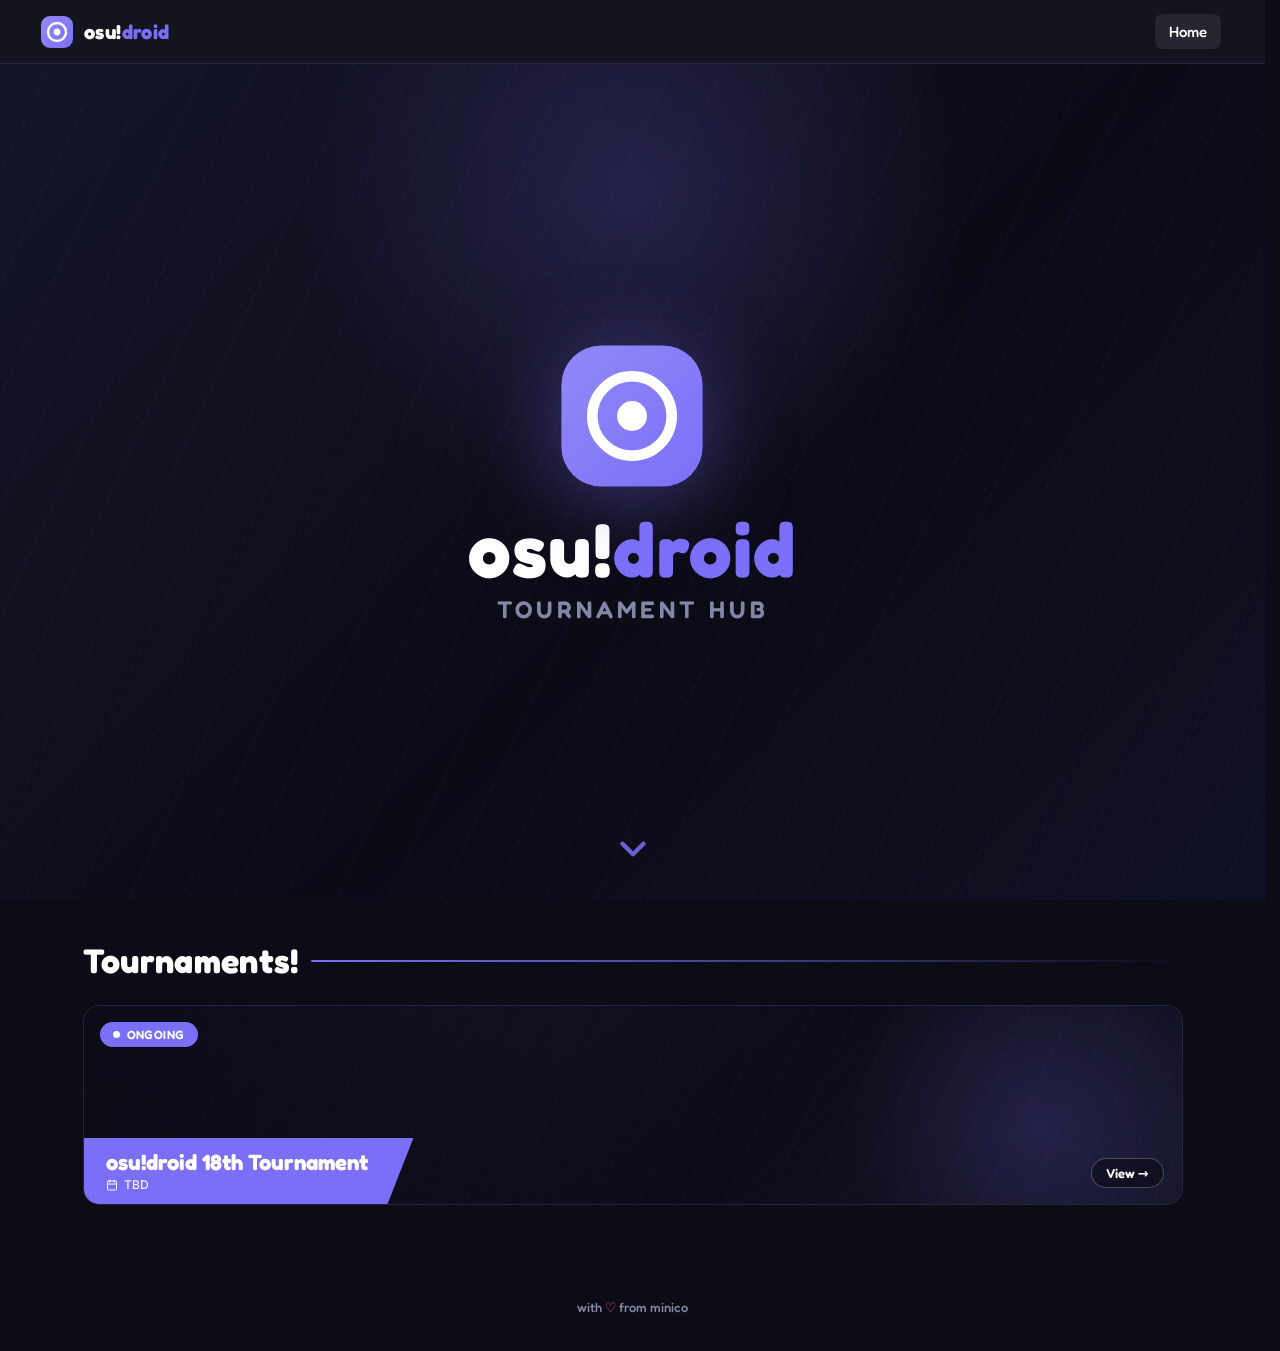
<file: index.html>
<!DOCTYPE html>
<html lang="en">
<head>
<meta charset="UTF-8">
<meta name="viewport" content="width=device-width, initial-scale=1.0">
<title>osu!droid Tournament Hub</title>
<link rel="preconnect" href="https://fonts.googleapis.com">
<link rel="preconnect" href="https://fonts.gstatic.com" crossorigin>
<link href="https://fonts.googleapis.com/css2?family=Fredoka:wght@500;600;700&family=Inter:wght@400;500;600;700;800&display=swap" rel="stylesheet">
<link rel="stylesheet" href="style.css">
<link rel="icon" id="favicon" href="data:,">
</head>
<body>

<!-- TOP BAR -->
<div class="topbar">
  <div class="brand" id="brand" onclick="goHome()"></div>
  <div class="nav-links">
    <div class="nav-link" id="nl-home" onclick="goHome()">Home</div>
    <div class="nav-sub" id="nav-sub"></div>
    <button class="admin-btn" id="admin-toggle-btn" onclick="toggleAdmin()" style="display:none;">⚙ Admin</button>
  </div>
</div>

<!-- HOME: SPLASH + TOURNAMENT GALLERY -->
<div id="view-home">
  <section class="splash" id="splash-section">
    <video class="splash-video" id="splash-video" muted loop playsinline preload="none" aria-hidden="true"></video>
    <div class="splash-vidov" id="splash-vidov"></div>
    <div class="splash-bg" id="splash-bg"></div>
    <div class="splash-ov"></div>
    <div class="splash-inner" id="splash-inner"></div>
    <div class="splash-chevron" onclick="scrollToGallery()" title="Scroll to tournaments">
      <svg width="42" height="42" viewBox="0 0 24 24" fill="none" stroke="currentColor" stroke-width="2.5" stroke-linecap="round" stroke-linejoin="round"><polyline points="6 9 12 15 18 9"></polyline></svg>
    </div>
  </section>
  <div class="home">
    <h1 class="tour-heading" id="gallery-anchor">Tournaments!</h1>
    <div class="tour-gallery" id="tour-gallery"></div>
  </div>
</div>

<!-- TOURNAMENT OVERVIEW -->
<div id="view-overview" style="display:none;">
  <div id="overview-body"></div>
</div>

<!-- RULES -->
<div id="view-rules" style="display:none;">
  <div id="rules-body"></div>
</div>

<!-- STAFF -->
<div id="view-staff" style="display:none;">
  <div id="staff-body"></div>
</div>

<!-- STATS VIEW -->
<div id="view-stats" style="display:none;">

  <!-- STATS HEADER -->
  <div class="stats-header">
    <button class="stats-back" onclick="goOverview()">← Overview</button>
    <div class="stats-title" id="stats-title"></div>
    <button class="stats-bracket-btn" onclick="openBracket()">Bracket</button>
  </div>

  <!-- STAGE BAR -->
  <div class="stage-bar" id="stage-bar"></div>

  <!-- VIEW TABS -->
  <div class="view-bar">
    <div class="view-tab active" id="vt-mappool" onclick="switchView('mappool')" title="Top scores on each beatmap in the pool">Mappool Stats</div>
    <div class="view-tab" id="vt-leaderboard" onclick="switchView('leaderboard')" title="Ranked player scores map by map">Leaderboard</div>
    <div class="view-tab" id="vt-players" onclick="switchView('players')" title="Per-player totals: maps played, average score & accuracy, best score">Player Stats</div>
    <div class="view-tab" id="vt-matches" onclick="switchView('matches')" title="Match results for this stage">Matches</div>
  </div>

  <!-- MAIN CONTENT -->
  <div class="main">
    <div class="panel show" id="panel-mappool"></div>
    <div class="panel" id="panel-leaderboard"></div>
    <div class="panel" id="panel-players"></div>
    <div class="panel" id="panel-matches"></div>
  </div>

</div>

<!-- ADMIN OVERLAY -->
<div class="admin-overlay" id="admin-overlay" onclick="handleOverlayClick(event)">
  <div class="admin-panel" id="admin-panel">
    <div class="admin-header">
      <h2>⚙ Admin Panel</h2>
      <button class="close-btn" onclick="toggleAdmin()">✕</button>
    </div>
    <div class="admin-body">
      <nav class="admin-tabs" aria-label="Admin sections">
        <button class="admin-tab-btn active" data-admin-tab="media" onclick="switchAdminTab('media')">Media</button>
        <button class="admin-tab-btn" data-admin-tab="tournament" onclick="switchAdminTab('tournament')">Tournament</button>
        <button class="admin-tab-btn" data-admin-tab="bracket" onclick="switchAdminTab('bracket')">Bracket</button>
        <button class="admin-tab-btn" data-admin-tab="stages" onclick="switchAdminTab('stages')">Stages</button>
        <button class="admin-tab-btn" data-admin-tab="matches" onclick="switchAdminTab('matches')">Matches</button>
        <button class="admin-tab-btn" data-admin-tab="mappool" onclick="switchAdminTab('mappool')">Mappool</button>
        <button class="admin-tab-btn" data-admin-tab="danger" onclick="switchAdminTab('danger')">Danger</button>
      </nav>
      <div class="admin-pane-wrap">
        <div class="admin-pane active" data-admin-pane="media">

      <!-- Site / logo -->
      <div class="admin-section">
        <div class="admin-section-title">Site Logo</div>
        <div class="field-label">Logo shown top-left (replaces the wordmark). Leave empty to use the built-in mark.</div>
        <img class="logo-preview" id="logo-preview" alt="logo preview">
        <div class="file-row">
          <label class="file-btn">Upload logo<input type="file" accept="image/*" onchange="onLogoFile(this)"></label>
          <button class="btn secondary" style="width:auto;" onclick="removeLogo()">Remove</button>
        </div>
      </div>

      <!-- Home background -->
      <div class="admin-section">
        <div class="admin-section-title">Home Background</div>
        <div class="field-label">Full-screen image behind the intro logo on the home page. A dark overlay keeps the logo readable.</div>
        <div class="img-preview" id="splashbg-preview"></div>
        <div class="file-row">
          <label class="file-btn">Upload background<input type="file" accept="image/*" onchange="onSplashBgFile(this)"></label>
          <button class="btn secondary" style="width:auto;" onclick="removeSplashBg()">Remove</button>
        </div>
      </div>

      <!-- Tournament media links -->
      <div class="admin-section">
        <div class="admin-section-title">Tournament Media Links <span class="editing-chip" id="adm-media-chip">-</span></div>
        <div class="field-label">These links are shown in the Media block above General Info on the selected tournament overview. Leave a field empty to hide that card.</div>
        <div class="field-label">Discord</div>
        <input type="url" id="meta-discord-url" placeholder="Discord invite URL" />
        <div class="field-label">Spectator Client</div>
        <input type="url" id="meta-spectator-url" placeholder="https://osudroid.kansenindex.dev/spectator/..." />
        <div class="field-label">Livestream</div>
        <input type="url" id="meta-livestream-url" placeholder="https://twitch.tv/... / https://youtube.com/..." />
        <div class="field-label">Main Spreadsheet</div>
        <input type="url" id="meta-spreadsheet-url" placeholder="https://docs.google.com/spreadsheets/..." />
        <button class="btn" onclick="saveTournamentInfo()">Save Media Links</button>
      </div>

        </div>
        <div class="admin-pane" data-admin-pane="tournament">

      <!-- Tournaments -->
      <div class="admin-section">
        <div class="admin-section-title">Tournaments</div>
        <div class="field-label">Select one to edit below, or open it on the site.</div>
        <div class="adm-tour-list" id="adm-tour-list"></div>
        <button class="btn secondary" onclick="addTournament()">＋ Add Tournament</button>
      </div>

      <!-- Tournament info (selected) -->
      <div class="admin-section">
        <div class="admin-section-title">Tournament Info <span class="editing-chip" id="adm-editing-chip">—</span></div>
        <div class="field-label">Name (first word is white, the rest takes the accent color)</div>
        <input type="text" id="meta-name" placeholder="osu!droid 18th Tournament" />
        <div class="field-label">Tagline / subtitle</div>
        <input type="text" id="meta-sub" placeholder="Mappool stats, leaderboards and live data…" />
        <div class="field-label">Format</div>
        <input type="text" id="meta-format" placeholder="Team VS / 1v1 / 4v4" />
        <div class="field-label">Mode / win condition (General Info)</div>
        <input type="text" id="meta-mode" placeholder="Relax / ScoreV2 / Accuracy" />
        <div class="field-label">Mode / win condition details (shown when clicked)</div>
        <textarea id="meta-mode-info" rows="3" placeholder="Describe tournament-specific ScoreV2 changes..."></textarea>
        <div class="field-label">Prize Pool (General Info)</div>
        <textarea id="meta-prize" rows="3" placeholder="$100 / badge / supporter tags"></textarea>
        <div class="field-label">Elimination (General Info)</div>
        <input type="text" id="meta-elim" placeholder="Single Elimination, Double Elimination from Round of 16" />
        <div class="field-label">Status (Ongoing / Finished / Upcoming)</div>
        <input type="text" id="meta-status" placeholder="Ongoing" />
        <div class="field-label">Schedule / dates (short, shown on the card & overview hero)</div>
        <input type="text" id="meta-dates" placeholder="29/05/2026 – 16/08/2026" />
        <div class="field-label">Rules (free text — shown on the overview page)</div>
        <textarea id="meta-rules" rows="4" placeholder="Read the tournament rules. By participating you agree to comply…"></textarea>
        <div class="field-label">Rules link (optional — “Read full rules →”)</div>
        <input type="text" id="meta-rules-url" placeholder="https://…" />
        <div class="field-label">Schedule rows (stage / phase → date range)</div>
        <div id="meta-schedule-rows"></div>
        <button class="btn secondary" style="width:auto;" onclick="addScheduleRow()">＋ Add schedule row</button>
        <div class="field-label">Staff (one person per row — role, name, player ID for avatar, Discord)</div>
        <div id="meta-staff-rows"></div>
        <button class="btn secondary" style="width:auto;" onclick="addStaffRow()">＋ Add staff member</button>
        <div class="field-label">Match schedule (one match per row — stage, IDs, time, players, staff, links)</div>
        <div id="meta-ms-rows"></div>
        <button class="btn secondary" style="width:auto;" onclick="addMsRow()">＋ Add match schedule row</button>
        <div class="field-label" style="margin-top:1rem;">Name aliases (merge a player's alt nicks into one profile — old nick → canonical nick)</div>
        <div id="meta-alias-rows"></div>
        <button class="btn secondary" style="width:auto;" onclick="addAliasRow()">＋ Add alias</button>
        <div class="field-label" style="margin-top:1rem;">Banner image (shown on the home gallery card)</div>
        <div class="img-preview" id="banner-preview"></div>
        <div class="file-row">
          <label class="file-btn">Upload banner<input type="file" accept="image/*" onchange="onBannerFile(this)"></label>
          <button class="btn secondary" style="width:auto;" onclick="removeBanner()">Remove</button>
        </div>
        <button class="btn" onclick="saveTournamentInfo()">Save Tournament Info</button>
        <div class="fetch-status" id="meta-status-msg"></div>
      </div>

        </div>
        <div class="admin-pane" data-admin-pane="stages">

      <!-- Stage select -->
      <div class="admin-section">
        <div class="admin-section-title">Editing Stage</div>
        <div class="stage-select-row" id="admin-stage-pills"></div>
      </div>

      <!-- Stage visibility -->
      <div class="admin-section">
        <div class="admin-section-title">Visible Stages</div>
        <div class="field-label">Toggle which stages show up in the stage bar.</div>
        <div class="stage-select-row" id="admin-stage-visibility"></div>
      </div>

        </div>
        <div class="admin-pane" data-admin-pane="bracket">

      <!-- Bracket -->
      <div class="admin-section">
        <div class="admin-section-title">Bracket</div>
        <div class="field-label">Pick a format and size, then list participants (one per line). First-round matches are paired in order: line&nbsp;1 vs&nbsp;2, line&nbsp;3 vs&nbsp;4, and so on. Leave a line blank for a BYE. Press Generate, then fill in scores below; winners advance automatically. Losers-bracket drop-ins use standard anti-rematch seeding — use the per-slot dropdowns to manually override any pairing if it differs from your spreadsheet.</div>
        <div class="bracket-setup-row">
          <label class="bk-field">Type
            <select id="bracket-type">
              <option value="double">Double Elimination</option>
              <option value="single">Single Elimination</option>
            </select>
          </label>
          <label class="bk-field">Size
            <select id="bracket-size">
              <option value="4">4</option>
              <option value="8">8</option>
              <option value="16">16</option>
              <option value="32">32</option>
            </select>
          </label>
        </div>
        <div class="field-label" style="margin-top:10px;">Participants (one per line, pairing order)</div>
        <textarea id="bracket-participants" rows="6" placeholder="Player 1&#10;Player 2&#10;Player 3&#10;..."></textarea>
        <button class="btn" onclick="saveBracketSetup()">Generate / Update Bracket</button>
        <div class="fetch-status" id="bracket-setup-status"></div>
        <div id="bracket-score-editor" style="margin-top:14px;"></div>
      </div>

      <!-- Challonge link -->
      <div class="admin-section">
        <div class="admin-section-title">Challonge link (optional)</div>
        <div class="field-label">Paste this tournament's Challonge URL or slug. Shows an “Open on Challonge ↗” button on the Bracket page.</div>
        <input type="text" id="challonge-input" placeholder="https://challonge.com/droiddiscordtour18" />
        <button class="btn" onclick="saveChallonge()">Save Challonge Link</button>
        <div class="fetch-status" id="challonge-status"></div>
      </div>

        </div>
        <div class="admin-pane" data-admin-pane="matches">

      <!-- Add match -->
      <div class="admin-section">
        <div class="admin-section-title">Add Match</div>
        <div class="field-label">Match URL or ID</div>
        <input type="url" id="add-match-input" placeholder="https://osudroid.kansenindex.dev/spectator/match_history?id=109" />
        <button class="btn" onclick="addMatch()">Load & Add Match</button>
        <div class="fetch-status" id="fetch-status"></div>
      </div>

      <!-- Add empty slot -->
      <div class="admin-section">
        <div class="admin-section-title">Add Unplayed Slot</div>
        <div class="field-label">For slots that weren't played (e.g. DT1, HD2) — adds a placeholder to the mappool & order.</div>
        <div class="slot-grid" id="empty-slot-grid" style="margin-top:8px;"></div>
      </div>

      <!-- Match list -->
      <div class="admin-section">
        <div class="admin-section-title">Matches in Stage</div>
        <div class="match-list" id="match-list"></div>
      </div>

        </div>
        <div class="admin-pane" data-admin-pane="mappool">

      <!-- Map order -->
      <div class="admin-section">
        <div class="admin-section-title">Map Order & Slots</div>
        <div class="map-order-list" id="map-order-list"></div>
      </div>

      <!-- Mappool covers & stats -->
      <div class="admin-section">
        <div class="admin-section-title">Mappool — Covers & Stats</div>
        <div class="field-label">Paste each map's osu! link (e.g. osu.ppy.sh/beatmapsets/12345#osu/67890). The cover image and stats (SR/BPM/CS/AR/OD/HP) are fetched from osu! and shown on the Mappool page.</div>
        <div class="mpc-list" id="mpc-list"></div>
        <div class="fetch-status" id="mpc-status"></div>
      </div>

      <!-- Manual scores -->
      <div class="admin-section">
        <div class="admin-section-title">Manual Scores</div>
        <div class="field-label">For players who disconnected and are missing from match history. Adds a score to an already-played map of the selected stage.</div>
        <select id="ms-map"></select>
        <div style="display:flex;gap:8px;">
          <input type="text" id="ms-player" placeholder="Player name" style="flex:2;">
          <input type="text" id="ms-score" placeholder="Score" style="flex:1;">
        </div>
        <div style="display:flex;gap:8px;">
          <input type="text" id="ms-acc" placeholder="Accuracy % (e.g. 97.5)" style="flex:1;">
          <input type="text" id="ms-mods" placeholder="Mods e.g. HD PR" style="flex:1;">
        </div>
        <select id="ms-match"></select>
        <button class="btn" onclick="addManualScore()">Add Score</button>
        <div class="fetch-status" id="ms-status"></div>
        <div class="match-list" id="ms-list" style="margin-top:10px;"></div>
      </div>

        </div>
        <div class="admin-pane" data-admin-pane="danger">

      <!-- Cloud sync -->
      <div class="admin-section">
        <div class="admin-section-title">Cloud Sync</div>
        <div class="field-label">Data is shared across devices via the Cloudflare Worker. This device can write (you entered the password); other devices see it read-only. Changes appear elsewhere within a few seconds.</div>
        <div class="fetch-status" id="sync-status"></div>
      </div>

      <!-- Storage usage -->
      <div class="admin-section">
        <div class="admin-section-title">Storage Usage</div>
        <div class="field-label">Browser localStorage holds ~5000 KB. Images (banners, logo, splash background) are stored as base64 and take most of the space.</div>
        <div id="storage-usage"></div>
      </div>

      <!-- Maintenance -->
      <div class="admin-section">
        <div class="admin-section-title">Backup / Restore</div>
        <div class="field-label">Export the full localStorage state, or import a previously exported JSON backup.</div>
        <div class="file-row">
          <button class="btn secondary" style="width:auto;" onclick="exportStateJSON()">Export JSON</button>
          <label class="file-btn">Import JSON<input type="file" accept="application/json,.json" onchange="importStateJSON(this)"></label>
        </div>
        <div class="fetch-status" id="state-io-status"></div>
      </div>

      <!-- Danger zone -->
      <div class="admin-section">
        <div class="admin-section-title">Danger Zone</div>
        <div class="danger-box">
          <p>Clear all data for the selected stage of this tournament.</p>
          <button class="btn danger" onclick="clearStage()" style="margin-bottom:10px;">Clear Stage Data</button>
          <p>Delete this entire tournament. This cannot be undone.</p>
          <button class="btn danger" onclick="deleteTournament()">Delete Tournament</button>
        </div>
      </div>

        </div>
      </div>
    </div>
  </div>
</div>

<!-- SLOT PICKER MODAL -->
<div class="modal-overlay" id="slot-modal">
  <div class="modal">
    <h3>Set Slot</h3>
    <div class="modal-sub" id="slot-modal-mapname"></div>
    <div class="slot-grid" id="slot-grid"></div>
    <div class="modal-actions">
      <button class="modal-cancel" onclick="closeSlotModal()">Cancel</button>
      <button class="modal-ok" onclick="confirmSlot()">Apply</button>
    </div>
  </div>
</div>

<!-- MODE INFO MODAL -->
<div class="modal-overlay" id="mode-info-modal" onclick="handleModeInfoOverlayClick(event)">
  <div class="modal info-modal">
    <h3 id="mode-info-title">Win Condition</h3>
    <div class="modal-text" id="mode-info-body"></div>
    <div class="modal-actions" style="margin-top:1rem;">
      <button class="modal-ok" onclick="closeModeInfo()">Close</button>
    </div>
  </div>
</div>

<!-- TEAM EDITOR MODAL -->
<div class="modal-overlay" id="team-modal" onclick="handleTeamOverlayClick(event)">
  <div class="modal team-modal">
    <h3 id="team-modal-title">Edit Team</h3>
    <div class="field-label">Team name</div>
    <input type="text" id="team-name-input" placeholder="Team name" />
    <div class="field-label" style="margin-top:12px;">Seed (qualifier place)</div>
    <input type="text" id="team-seed-input" placeholder="e.g. 3" />
    <div class="field-label" style="margin-top:12px;">Players</div>
    <div id="team-players-edit"></div>
    <button class="btn secondary" style="margin-top:8px;" onclick="addPlayerRow()">＋ Add player</button>
    <div class="modal-actions" style="margin-top:1rem;">
      <button class="modal-cancel" onclick="closeTeamEditor()">Cancel</button>
      <button class="modal-ok" onclick="saveTeamEditor()">Save</button>
    </div>
  </div>
</div>

<!-- PLAYER PROFILE MODAL -->
<div class="profile-overlay" id="profile-modal" onclick="handleProfileOverlayClick(event)">
  <div class="profile-modal">
    <div class="profile-head">
      <div class="profile-avatar" id="profile-avatar"></div>
      <div style="flex:1;min-width:0;">
        <div class="profile-name" id="profile-name"></div>
        <div class="profile-stage" id="profile-stage"></div>
      </div>
      <button class="profile-close" onclick="closeProfile()">✕</button>
    </div>
    <div class="profile-body" id="profile-body"></div>
  </div>
</div>

<!-- BRACKET PAGE -->
<div id="view-bracket" style="display:none;">
  <div class="bracket-page">
    <div class="bracket-top">
      <button class="bracket-back" onclick="goOverview()">← Overview</button>
      <h1 id="bracket-title">Tournament Bracket</h1>
      <a class="bracket-open-link" id="bracket-open-link" href="#" target="_blank" rel="noopener">Open on Challonge ↗</a>
    </div>
    <div id="bracket-body"></div>
  </div>
</div>

<!-- MAPPOOL VIEW -->
<div id="view-mappool" style="display:none;">
  <div class="stats-header">
    <button class="stats-back" onclick="goOverview()">← Overview</button>
    <div class="stats-title" id="mappool-title"></div>
  </div>
  <div class="stage-bar" id="mappool-stage-bar"></div>
  <div class="main">
    <div id="mappool-body"></div>
  </div>
</div>

<!-- TEAMS VIEW -->
<div id="view-teams" style="display:none;">
  <div class="stats-header">
    <button class="stats-back" onclick="goOverview()">← Overview</button>
    <div class="stats-title" id="teams-title"></div>
  </div>
  <div class="main">
    <div id="teams-body"></div>
  </div>
</div>

<!-- MATCH SCHEDULE VIEW -->
<div id="view-matchschedule" style="display:none;">
  <div id="matchschedule-body"></div>
</div>

<footer class="site-footer">with <span class="foot-heart">♡</span> from minico</footer>

<script src="app.js"></script>
</body>
</html>
</file>
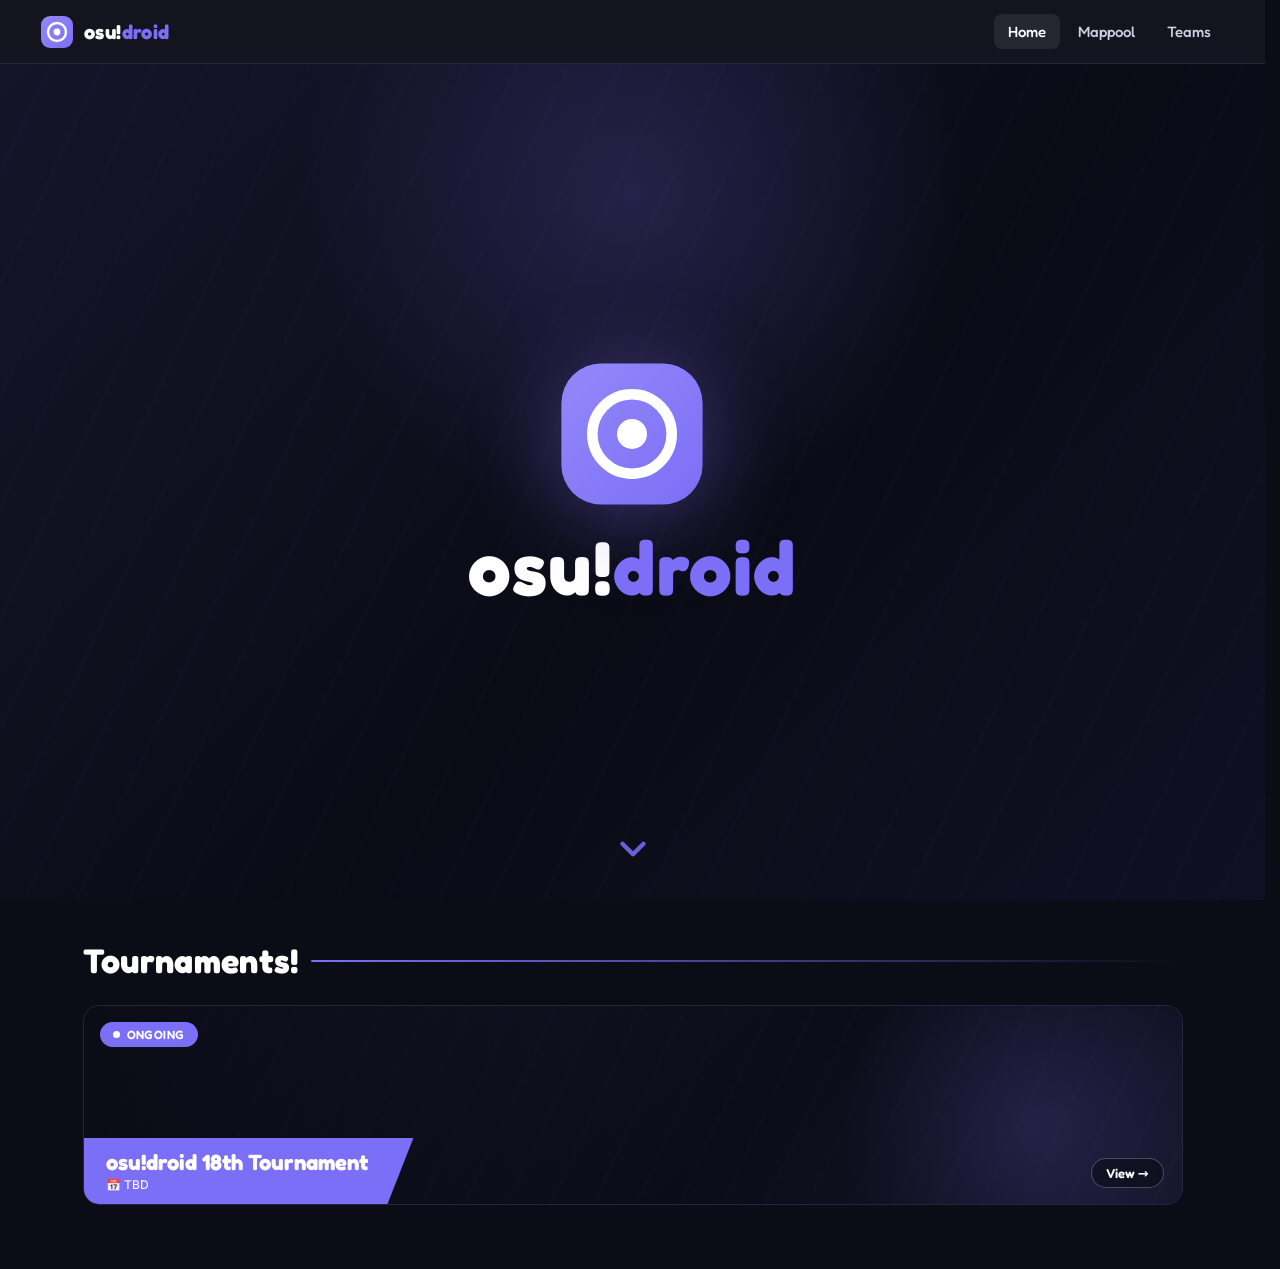
<file: hub.html>
<!DOCTYPE html>
<html lang="en">
<head>
<meta charset="UTF-8">
<meta name="viewport" content="width=device-width, initial-scale=1.0">
<title>osu!droid Tournament Hub</title>
<link rel="preconnect" href="https://fonts.googleapis.com">
<link rel="preconnect" href="https://fonts.gstatic.com" crossorigin>
<link href="https://fonts.googleapis.com/css2?family=Fredoka:wght@500;600;700&family=Inter:wght@400;500;600;700;800&display=swap" rel="stylesheet">
<style>
:root {
  --bg: #0c0c16;
  --surface: #14141f;
  --surface2: #1b1b2b;
  --surface3: #232338;
  --border: #25253c;
  --border2: #33334f;
  --text: #f0f0f6;
  --muted: #8585a8;
  --accent: #7c6ff7;
  --accent2: #5a4fd4;
  --gold: #f5c842;
  --silver: #b0b8c8;
  --bronze: #cd7f32;
  --green: #66bb6a;
  --red: #ef5350;
  --blue: #4a9ade;
  --nm: #6fcf6f; --hd: #e8c84a; --hr: #e05050;
  --dt: #9b5de5; --fl: #26c6da; --tb: #ff6ec7;
  --pr: #4a9ade; --fm: #56c8c8;
  --head: 'Fredoka','Segoe UI',system-ui,sans-serif;
  --body: 'Inter','Segoe UI',system-ui,sans-serif;
}
*{box-sizing:border-box;margin:0;padding:0;}
html{scrollbar-gutter:stable;}
body{background:var(--bg);color:var(--text);font-family:var(--body);min-height:100vh;}
h1,h2,h3,.site-title{font-family:var(--head);}

/* TOP NAV */
.topbar{background:var(--surface);border-bottom:1px solid var(--border);padding:0 2.5rem;display:flex;align-items:center;justify-content:space-between;height:64px;position:sticky;top:0;z-index:50;}
.brand{display:flex;align-items:center;gap:10px;cursor:pointer;}
.brand img{height:36px;width:auto;display:block;border-radius:7px;}
.brand .brand-mark{display:flex;align-items:center;}
.brand .brand-word{font-family:var(--head);font-size:20px;font-weight:700;color:#fff;letter-spacing:0.02em;}
.brand .brand-word span{color:var(--accent);}
.nav-links{display:flex;gap:4px;align-items:center;}
.nav-link{font-family:var(--head);font-size:15px;font-weight:500;color:#cfcfe4;cursor:pointer;padding:8px 14px;border-radius:8px;transition:all .15s;}
.nav-link:hover{color:#fff;background:rgba(255,255,255,0.08);}
.nav-link.active{color:#fff;background:rgba(255,255,255,0.08);}
.admin-btn{font-family:var(--head);background:none;border:1px solid transparent;color:var(--muted);font-size:14px;font-weight:500;padding:7px 14px;border-radius:8px;cursor:pointer;transition:all 0.15s;}
.admin-btn:hover{background:rgba(255,255,255,0.08);color:#fff;}
.admin-btn.active{background:rgba(255,255,255,0.08);color:#fff;}

@keyframes fadeUp{from{opacity:0;transform:translateY(16px);}to{opacity:1;transform:translateY(0);}}
@keyframes fadeIn{from{opacity:0;}to{opacity:1;}}
@keyframes pulse{0%,100%{opacity:1;}50%{opacity:.35;}}

/* ===== SPLASH (intro hero on entry) ===== */
.splash{position:relative;height:calc(100vh - 64px);min-height:460px;display:flex;align-items:center;justify-content:center;overflow:hidden;
  background:linear-gradient(135deg,#15152a 0%,#0b0b16 55%,#101024 100%);}
.splash::before{content:'';position:absolute;inset:0;background-image:repeating-linear-gradient(115deg,transparent 0 46px,rgba(124,111,247,0.05) 46px 47px);pointer-events:none;}
.splash::after{content:'';position:absolute;top:-30%;left:50%;transform:translateX(-50%);width:760px;height:760px;background:radial-gradient(circle,rgba(124,111,247,0.20),transparent 62%);pointer-events:none;}
.splash-bg{position:absolute;inset:0;background-size:cover;background-position:center;z-index:1;}
.splash-ov{position:absolute;inset:0;z-index:1;display:none;background:linear-gradient(180deg,rgba(8,8,16,0.45) 0%,rgba(8,8,16,0.72) 100%);}
.splash.has-img .splash-ov{display:block;}
.splash-inner{position:relative;z-index:2;display:flex;flex-direction:column;align-items:center;text-align:center;padding:1rem;animation:fadeUp .7s ease both;}
.splash-img{max-height:230px;max-width:min(82vw,580px);width:auto;display:block;filter:drop-shadow(0 12px 44px rgba(124,111,247,.35));}
.splash-mark{display:flex;flex-direction:column;align-items:center;gap:20px;}
.splash-mark svg{filter:drop-shadow(0 12px 44px rgba(124,111,247,.4));}
.splash-word{font-family:var(--head);font-size:clamp(40px,8vw,76px);font-weight:700;color:#fff;line-height:1;letter-spacing:.02em;}
.splash-word span{color:var(--accent);}
.splash-chevron{position:absolute;bottom:30px;left:50%;transform:translateX(-50%);cursor:pointer;color:var(--accent);z-index:2;opacity:.85;animation:chevBounce 1.9s ease-in-out infinite;}
.splash-chevron:hover{opacity:1;}
.splash-chevron svg{display:block;}
@keyframes chevBounce{0%,100%{transform:translate(-50%,0);}50%{transform:translate(-50%,12px);}}
@media(max-width:680px){.splash-mark svg{width:100px;height:100px;}}

/* ===== TOURNAMENT GALLERY (home) ===== */
.home{max-width:1180px;margin:0 auto;padding:2.5rem 2.5rem 4rem;}
.tour-heading{font-family:var(--head);font-size:34px;font-weight:700;color:#fff;letter-spacing:.01em;margin-bottom:1.5rem;display:flex;align-items:center;gap:12px;}
.tour-heading::after{content:'';flex:1;height:2px;background:linear-gradient(90deg,var(--accent),transparent);border-radius:2px;}
.tour-gallery{display:flex;flex-direction:column;gap:20px;}

.tcard{position:relative;height:200px;border-radius:16px;overflow:hidden;cursor:pointer;border:1px solid var(--border);background:var(--surface2);
  transition:transform .18s ease,border-color .18s ease,box-shadow .18s ease;animation:fadeUp .5s ease both;}
.tcard:hover{transform:translateY(-3px);border-color:var(--accent);box-shadow:0 12px 34px -12px rgba(124,111,247,.55);}
.tcard-bg{position:absolute;inset:0;background-size:cover;background-position:center;}
/* fallback diagonal pattern when no banner image */
.tcard-bg.fallback{background:linear-gradient(135deg,#1a1a30 0%,#0e0e1c 60%,#15152a 100%);}
.tcard-bg.fallback::before{content:'';position:absolute;inset:0;background-image:repeating-linear-gradient(115deg,transparent 0 38px,rgba(124,111,247,0.06) 38px 39px);}
.tcard-bg.fallback::after{content:'';position:absolute;top:-45%;right:-6%;width:420px;height:420px;background:radial-gradient(circle,rgba(124,111,247,0.22),transparent 65%);}
.tcard-overlay{position:absolute;inset:0;background:linear-gradient(90deg,rgba(8,8,16,.78) 0%,rgba(8,8,16,.32) 45%,rgba(8,8,16,.12) 100%);}
.tcard-status{position:absolute;top:16px;left:16px;z-index:3;display:inline-flex;align-items:center;gap:7px;font-family:var(--head);font-weight:600;font-size:12px;padding:5px 13px;border-radius:20px;letter-spacing:.04em;color:#fff;text-transform:uppercase;}
.tcard-status .dot{width:7px;height:7px;border-radius:50%;background:#fff;}
.tcard-status.ongoing{background:var(--accent);}
.tcard-status.ongoing .dot{animation:pulse 1.6s ease-in-out infinite;}
.tcard-status.finished{background:rgba(80,80,110,.85);}
.tcard-status.upcoming{background:var(--blue);}
.tcard-label{position:absolute;left:0;bottom:0;z-index:3;background:var(--accent);color:#fff;padding:12px 46px 12px 22px;
  clip-path:polygon(0 0, 100% 0, calc(100% - 26px) 100%, 0 100%);max-width:78%;}
.tcard-name{font-family:var(--head);font-size:22px;font-weight:700;line-height:1.1;display:block;overflow:hidden;text-overflow:ellipsis;white-space:nowrap;}
.tcard-dates{font-size:12px;font-weight:500;opacity:.92;display:flex;align-items:center;gap:6px;margin-top:3px;}
.tcard-go{position:absolute;right:18px;bottom:16px;z-index:3;font-family:var(--head);font-size:13px;font-weight:600;color:#fff;background:rgba(0,0,0,.35);border:1px solid rgba(255,255,255,.25);padding:6px 14px;border-radius:20px;backdrop-filter:blur(4px);}
.tcard:hover .tcard-go{background:var(--accent);border-color:var(--accent);}

/* add-tournament card (admin only) */
.tcard-add{height:120px;border:2px dashed var(--border2);border-radius:16px;display:flex;align-items:center;justify-content:center;gap:10px;
  color:var(--muted);font-family:var(--head);font-weight:600;font-size:16px;cursor:pointer;background:var(--surface);transition:all .15s;}
.tcard-add:hover{border-color:var(--accent);color:var(--accent);}
.home-empty{text-align:center;padding:4rem 2rem;color:var(--muted);}

/* STATS HEADER */
.stats-header{padding:1.5rem 2.5rem 0;display:flex;align-items:center;gap:14px;flex-wrap:wrap;}
.stats-back{background:var(--surface2);border:1px solid var(--border2);color:var(--text);font-family:var(--head);font-size:13px;font-weight:600;padding:7px 14px;border-radius:8px;cursor:pointer;transition:all .15s;}
.stats-back:hover{border-color:var(--accent);color:var(--accent);}
.stats-title{font-family:var(--head);font-size:22px;font-weight:700;color:#fff;}
.stats-title span{color:var(--accent);}
.stats-bracket-btn{margin-left:auto;background:var(--surface2);border:1px solid var(--border2);color:var(--text);font-family:var(--head);font-size:13px;font-weight:600;padding:7px 14px;border-radius:8px;cursor:pointer;transition:all .15s;}
.stats-bracket-btn:hover{border-color:var(--accent);color:var(--accent);}

/* STAGE TABS */
.stage-bar{background:var(--surface);border-bottom:1px solid var(--border);padding:0 2.5rem;display:flex;gap:4px;overflow-x:auto;overflow-y:hidden;margin-top:1rem;}
.stage-tab{font-family:var(--head);padding:14px 20px;font-size:15px;font-weight:500;color:var(--muted);cursor:pointer;border-bottom:3px solid transparent;white-space:nowrap;transition:color 0.15s;margin-bottom:-1px;}
.stage-tab:hover{color:var(--text);}
.stage-tab.active{color:#fff;border-bottom-color:var(--accent);}

/* VIEW TABS */
.view-bar{padding:1.5rem 2.5rem 0;display:flex;gap:8px;max-width:1400px;margin:0 auto;}
.view-tab{font-family:var(--head);padding:9px 20px;font-size:15px;font-weight:500;color:var(--muted);cursor:pointer;border-radius:10px 10px 0 0;border:1px solid transparent;border-bottom:none;transition:all 0.15s;}
.view-tab:hover{color:var(--text);}
.view-tab.active{color:#fff;background:var(--surface);border-color:var(--border);}

/* MAIN */
.main{padding:0 2.5rem 2rem;max-width:1400px;margin:0 auto;}
.panel{background:var(--surface);border:1px solid var(--border);border-radius:0 14px 14px 14px;padding:1.5rem;display:none;}
.panel.show{display:block;animation:panelIn .35s cubic-bezier(.22,.61,.36,1) both;}
@keyframes panelIn{from{opacity:0;transform:translateY(10px) scale(.995);}to{opacity:1;transform:translateY(0) scale(1);}}

/* SUMMARY */
.summary-bar{display:flex;gap:24px;flex-wrap:wrap;background:var(--surface2);border:1px solid var(--border);border-radius:14px;padding:16px 24px;margin-bottom:1.5rem;}
.sum-item .sum-val{font-family:var(--head);font-size:26px;font-weight:700;color:#fff;}
.sum-item .sum-lbl{font-size:10px;color:var(--muted);text-transform:uppercase;letter-spacing:0.07em;}

/* MAP GRID */
.map-grid{display:grid;grid-template-columns:repeat(3,1fr);gap:14px;}
@media(max-width:900px){.map-grid{grid-template-columns:repeat(2,1fr);}}
@media(max-width:560px){.map-grid{grid-template-columns:1fr;}}
.map-card{background:var(--surface2);border:1px solid var(--border);border-radius:14px;overflow:hidden;transition:border-color 0.15s,transform .15s;animation:fadeUp .4s ease both;}
.map-card:hover{border-color:var(--accent);transform:translateY(-3px);}
.map-card.empty-slot{opacity:.55;}
.map-card-head{padding:10px 14px;display:flex;align-items:center;gap:10px;border-bottom:1px solid var(--border);}
.slot-badge{font-size:11px;font-weight:700;padding:3px 8px;border-radius:6px;letter-spacing:0.05em;flex-shrink:0;cursor:pointer;}
.map-card-title{font-size:12px;color:var(--muted);overflow:hidden;text-overflow:ellipsis;white-space:nowrap;flex:1;}
.map-card-stats{padding:10px 14px;display:grid;grid-template-columns:1fr 1fr 1fr;gap:8px;text-align:center;}
.cs-val{font-family:var(--head);font-size:17px;font-weight:600;color:#fff;}
.cs-lbl{font-size:10px;color:var(--muted);text-transform:uppercase;letter-spacing:0.05em;margin-top:2px;}
.map-card-players{padding:0 14px 10px;}
.tp-row{display:grid;grid-template-columns:20px minmax(0,1fr) 64px 50px 84px;align-items:center;gap:6px;padding:5px 0;border-top:1px solid var(--border);font-size:12px;}
.tp-rank{font-weight:700;text-align:left;}
.tp-name{font-weight:500;overflow:hidden;text-overflow:ellipsis;white-space:nowrap;}
.tp-score{color:var(--accent);font-weight:600;font-size:11px;text-align:right;font-variant-numeric:tabular-nums;}
.tp-acc{color:#fff;font-size:11px;text-align:right;font-variant-numeric:tabular-nums;}
.tp-mods{font-size:10px;display:flex;gap:2px;flex-wrap:wrap;justify-content:flex-end;}
.empty-note{padding:14px;font-size:12px;color:var(--muted);text-align:center;}

/* LEADERBOARD */
.lb-section{margin-bottom:2rem;animation:fadeUp .4s ease both;}
.lb-head{display:flex;align-items:center;gap:12px;margin-bottom:10px;}
.lb-mapname{font-size:13px;color:var(--muted);overflow:hidden;text-overflow:ellipsis;white-space:nowrap;}
.lb-table{width:100%;border-collapse:collapse;font-size:13px;table-layout:fixed;}
.lb-table th{background:var(--surface2);color:var(--muted);font-size:11px;font-weight:600;text-transform:uppercase;letter-spacing:0.06em;padding:8px 12px;text-align:left;border-bottom:1px solid var(--border);cursor:pointer;user-select:none;white-space:nowrap;}
.lb-table th:hover{color:var(--text);}
.lb-table th.r{text-align:right;}
.lb-table th .sort-arrow{font-size:9px;margin-left:3px;opacity:.6;}
.lb-table td{padding:7px 12px;border-bottom:1px solid var(--border);overflow:hidden;}
.lb-table tr:last-child td{border-bottom:none;}
.lb-table tr:hover td{background:var(--surface2);}
.players-table td.rc, .lb-table td.rc{width:32px;overflow:visible;text-overflow:initial;white-space:nowrap;font-weight:700;color:var(--muted);}
.rc.r1{color:var(--gold)}.rc.r2{color:var(--silver)}.rc.r3{color:var(--bronze)}
.players-table td.rc.r1,.lb-table td.rc.r1{color:var(--gold);}
.players-table td.rc.r2,.lb-table td.rc.r2{color:var(--silver);}
.players-table td.rc.r3,.lb-table td.rc.r3{color:var(--bronze);}
.tp-rank.r1{color:var(--gold);}.tp-rank.r2{color:var(--silver);}.tp-rank.r3{color:var(--bronze);}
.rc.r1,.tp-rank.r1{text-shadow:0 0 8px rgba(245,200,66,0.5);}
.rc.r2,.tp-rank.r2{text-shadow:0 0 8px rgba(176,184,200,0.4);}
.rc.r3,.tp-rank.r3{text-shadow:0 0 8px rgba(205,127,50,0.45);}
.pc{font-weight:600;overflow:hidden;text-overflow:ellipsis;white-space:nowrap;}
.sc{font-weight:700;color:#fff;text-align:right;font-variant-numeric:tabular-nums;}
.ac{text-align:right;font-variant-numeric:tabular-nums;color:#fff;}
.ah{color:#fff}.am{color:#fff}.al{color:#fff;}
.mc-cell{text-align:right;}
.mod-pills-cell{text-align:right;white-space:normal;line-height:1.6;}

/* MOD PILLS */
.mp{display:inline-block;font-size:10px;font-weight:700;padding:1px 5px;border-radius:3px;margin:1px;}
.mp-NM{background:rgba(111,207,111,.2);color:var(--nm);}
.mp-HD{background:rgba(232,200,74,.2);color:var(--hd);}
.mp-HR{background:rgba(224,80,80,.2);color:var(--hr);}
.mp-DT{background:rgba(155,93,229,.2);color:var(--dt);}
.mp-NC{background:rgba(155,93,229,.35);color:#c8a0ff;}
.mp-FL{background:rgba(38,198,218,.2);color:var(--fl);}
.mp-PR{background:rgba(74,154,222,.2);color:var(--pr);}
.mp-FM{background:rgba(86,200,200,.2);color:var(--fm);}
.mp-EZ{background:rgba(100,200,100,.15);color:#90ee90;}
.mp-XX{background:rgba(150,150,150,.1);color:#888;}

/* SLOT COLORS */
.s-nm{background:rgba(111,207,111,.15);color:var(--nm);}
.s-hd{background:rgba(232,200,74,.15);color:var(--hd);}
.s-hr{background:rgba(224,80,80,.15);color:var(--hr);}
.s-dt{background:rgba(155,93,229,.15);color:var(--dt);}
.s-fl{background:rgba(38,198,218,.15);color:var(--fl);}
.s-tb{background:rgba(255,110,199,.16);color:var(--tb);}
.s-pr{background:rgba(74,154,222,.15);color:var(--pr);}
.s-fm{background:rgba(86,200,200,.15);color:var(--fm);}
.s-xx{background:rgba(150,150,150,.15);color:#aaa;}

/* PLAYER STATS TABLE */
.players-table{width:100%;border-collapse:collapse;font-size:13px;table-layout:fixed;}
.players-table th{background:var(--surface2);color:var(--muted);font-size:11px;font-weight:600;text-transform:uppercase;letter-spacing:0.06em;padding:8px 12px;text-align:left;border-bottom:1px solid var(--border);cursor:pointer;user-select:none;white-space:nowrap;}
.players-table th:hover{color:var(--text);}
.players-table th.r{text-align:right;}
.players-table th .sort-arrow{font-size:9px;margin-left:3px;opacity:.6;}
.players-table td{padding:7px 12px;border-bottom:1px solid var(--border);overflow:hidden;text-overflow:ellipsis;white-space:nowrap;}
.players-table tr:last-child td{border-bottom:none;}
.players-table tr:hover td{background:var(--surface2);}
.players-table .r{text-align:right;font-variant-numeric:tabular-nums;}
.players-table tbody tr{animation:fadeUp .4s ease both;}

/* EMPTY */
.empty{text-align:center;padding:4rem 2rem;color:var(--muted);font-size:15px;animation:fadeIn .3s ease both;}
.empty p{margin-top:8px;font-size:13px;}

/* ===== ADMIN PANEL ===== */
.admin-overlay{position:fixed;inset:0;background:rgba(0,0,0,0.7);z-index:100;display:none;align-items:flex-start;justify-content:flex-end;padding:56px 0 0;}
.admin-overlay.show{display:flex;}
.admin-panel{background:var(--surface);border-left:1px solid var(--border);width:420px;height:calc(100vh - 56px);overflow-y:auto;display:flex;flex-direction:column;}
.admin-header{padding:1.25rem 1.5rem;border-bottom:1px solid var(--border);display:flex;align-items:center;justify-content:space-between;flex-shrink:0;}
.admin-header h2{font-size:16px;font-weight:700;color:#fff;}
.close-btn{background:none;border:none;color:var(--muted);font-size:20px;cursor:pointer;padding:4px;}
.close-btn:hover{color:var(--text);}
.admin-body{padding:1.25rem 1.5rem;flex:1;}

.admin-section{margin-bottom:1.5rem;}
.admin-section-title{font-size:11px;font-weight:700;text-transform:uppercase;letter-spacing:0.08em;color:var(--muted);margin-bottom:10px;display:flex;align-items:center;gap:8px;}
.admin-section-title::after{content:'';flex:1;height:1px;background:var(--border);}
.editing-chip{font-family:var(--head);font-size:11px;font-weight:600;color:var(--accent);background:rgba(124,111,247,.12);border:1px solid rgba(124,111,247,.3);padding:2px 9px;border-radius:12px;text-transform:none;letter-spacing:0;}

.stage-select-row{display:flex;gap:8px;flex-wrap:wrap;margin-bottom:10px;}
.stage-pill{padding:5px 12px;font-size:12px;font-weight:600;border-radius:20px;border:1px solid var(--border2);color:var(--muted);cursor:pointer;transition:all 0.15s;}
.stage-pill:hover{border-color:var(--accent);color:var(--accent);}
.stage-pill.active{background:var(--accent);border-color:var(--accent);color:#fff;}
.stage-pill.vis-on{background:rgba(102,187,106,0.15);border-color:var(--green);color:var(--green);}
.stage-pill.vis-off{background:transparent;border-color:var(--border);color:var(--muted);opacity:.6;text-decoration:line-through;}

/* tournament rows in admin */
.adm-tour-list{display:flex;flex-direction:column;gap:6px;margin-bottom:10px;}
.adm-tour-item{background:var(--surface2);border:1px solid var(--border);border-radius:8px;padding:8px 12px;display:flex;align-items:center;gap:10px;cursor:pointer;transition:border-color .15s;}
.adm-tour-item.active{border-color:var(--accent);background:rgba(124,111,247,.08);}
.adm-tour-name{flex:1;min-width:0;font-size:13px;font-weight:600;color:var(--text);overflow:hidden;text-overflow:ellipsis;white-space:nowrap;}
.adm-tour-badge{font-size:10px;color:var(--muted);}
.adm-tour-open{background:none;border:1px solid var(--border2);color:var(--muted);font-size:10px;padding:2px 7px;border-radius:4px;cursor:pointer;flex-shrink:0;}
.adm-tour-open:hover{border-color:var(--accent);color:var(--accent);}

.field-label{font-size:12px;color:var(--muted);margin-bottom:6px;}
input[type=text],input[type=url]{width:100%;background:var(--bg);border:1px solid var(--border2);border-radius:8px;padding:9px 12px;color:var(--text);font-size:13px;outline:none;margin-bottom:10px;}
input[type=text]:focus,input[type=url]:focus{border-color:var(--accent);}
input::placeholder{color:var(--muted);}
select{width:100%;background:var(--bg);border:1px solid var(--border2);border-radius:8px;padding:9px 12px;color:var(--text);font-size:13px;outline:none;margin-bottom:10px;cursor:pointer;}
select:focus{border-color:var(--accent);}
.btn{background:var(--accent);color:#fff;border:none;border-radius:8px;padding:9px 18px;font-size:13px;font-weight:600;cursor:pointer;transition:background 0.15s;width:100%;}
.btn:hover{background:var(--accent2);}
.btn.danger{background:#b71c1c;}
.btn.danger:hover{background:#d32f2f;}
.btn.secondary{background:var(--surface2);color:var(--text);border:1px solid var(--border2);}
.btn.secondary:hover{background:var(--surface3);}
.fetch-status{font-size:12px;color:var(--muted);margin-top:6px;min-height:16px;}
.fetch-status.ok{color:var(--green);}
.fetch-status.err{color:var(--red);}

/* FILE UPLOAD */
.file-row{display:flex;gap:8px;align-items:center;margin-bottom:10px;}
.file-btn{position:relative;overflow:hidden;display:inline-flex;align-items:center;gap:7px;background:var(--surface2);border:1px solid var(--border2);color:var(--text);font-size:13px;font-weight:600;padding:9px 14px;border-radius:8px;cursor:pointer;transition:all .15s;flex:1;justify-content:center;}
.file-btn:hover{border-color:var(--accent);color:var(--accent);}
.file-btn input[type=file]{position:absolute;inset:0;opacity:0;cursor:pointer;}
.img-preview{width:100%;height:120px;border-radius:8px;border:1px solid var(--border);background:var(--surface2) center/cover no-repeat;margin-bottom:10px;display:none;}
.img-preview.show{display:block;}
.logo-preview{height:48px;width:auto;border-radius:6px;border:1px solid var(--border);display:none;}
.logo-preview.show{display:block;}

/* MATCH LIST */
.match-list{display:flex;flex-direction:column;gap:6px;}
.match-item{background:var(--surface2);border:1px solid var(--border);border-radius:8px;padding:8px 12px;display:flex;align-items:center;gap:10px;}
.match-info{flex:1;min-width:0;}
.match-name{font-size:12px;font-weight:600;color:var(--text);}
.match-id{font-size:11px;color:var(--muted);}
.match-del{background:none;border:none;color:var(--muted);cursor:pointer;font-size:14px;padding:2px 6px;}
.match-del:hover{color:var(--red);}

/* MAP ORDER EDITOR */
.map-order-list{display:flex;flex-direction:column;gap:4px;}
.map-order-item{background:var(--surface2);border:1px solid var(--border);border-radius:8px;padding:8px 12px;display:flex;align-items:center;gap:10px;cursor:grab;user-select:none;}
.map-order-item.dragging{opacity:0.4;}
.map-order-item.drag-over{border-color:var(--accent);}
.drag-handle{color:var(--muted);font-size:14px;flex-shrink:0;}
.map-order-slot{flex-shrink:0;}
.map-order-name{flex:1;font-size:12px;color:var(--muted);overflow:hidden;text-overflow:ellipsis;white-space:nowrap;}
.slot-edit-btn{background:none;border:1px solid var(--border2);color:var(--muted);font-size:10px;padding:2px 7px;border-radius:4px;cursor:pointer;}
.slot-edit-btn:hover{border-color:var(--accent);color:var(--accent);}

/* SLOT PICKER MODAL */
.modal-overlay{position:fixed;inset:0;background:rgba(0,0,0,0.8);z-index:200;display:none;align-items:center;justify-content:center;}
.modal-overlay.show{display:flex;}
.modal{background:var(--surface);border:1px solid var(--border2);border-radius:12px;padding:1.5rem;width:340px;}
.modal h3{font-size:15px;font-weight:700;color:#fff;margin-bottom:4px;}
.modal-sub{font-size:12px;color:var(--muted);margin-bottom:1rem;overflow:hidden;text-overflow:ellipsis;white-space:nowrap;}
.slot-grid{display:grid;grid-template-columns:repeat(4,1fr);gap:6px;margin-bottom:1rem;}
.slot-opt{padding:6px 4px;text-align:center;font-size:11px;font-weight:700;border-radius:6px;cursor:pointer;border:1px solid transparent;transition:all 0.1s;}
.slot-opt:hover{opacity:0.85;}
.slot-opt.selected{border-color:#fff;}
.modal-actions{display:flex;gap:8px;}
.modal-actions button{flex:1;padding:8px;border-radius:7px;font-size:13px;font-weight:600;cursor:pointer;border:none;}
.modal-cancel{background:var(--surface2);color:var(--text);}
.modal-ok{background:var(--accent);color:#fff;}

/* DANGER ZONE */
.danger-box{background:rgba(183,28,28,0.1);border:1px solid rgba(239,83,80,0.3);border-radius:8px;padding:1rem;}
.danger-box p{font-size:12px;color:#ef9a9a;margin-bottom:10px;}

/* PLAYER PROFILE MODAL */
.pc.clickable{cursor:pointer;transition:color .15s;}
.pc.clickable:hover{color:var(--accent);}
.profile-overlay{position:fixed;inset:0;background:rgba(0,0,0,0.75);z-index:300;display:none;align-items:center;justify-content:center;padding:2rem;}
.profile-overlay.show{display:flex;animation:fadeIn .2s ease both;}
.profile-modal{background:var(--surface);border:1px solid var(--border2);border-radius:14px;width:640px;max-width:100%;max-height:85vh;display:flex;flex-direction:column;animation:fadeUp .3s ease both;}
.profile-head{padding:1.25rem 1.5rem;border-bottom:1px solid var(--border);display:flex;align-items:center;gap:14px;}
.profile-avatar{width:52px;height:52px;border-radius:50%;background:linear-gradient(135deg,var(--accent),var(--accent2));display:flex;align-items:center;justify-content:center;font-size:22px;font-weight:800;color:#fff;flex-shrink:0;background-size:cover;background-position:center;}
.profile-avatar.has-img{background-color:var(--surface);border:1px solid var(--border2);}
.profile-name-link{color:inherit;text-decoration:none;}
.profile-name-link:hover{text-decoration:underline;color:var(--accent);}
.profile-name{font-size:20px;font-weight:800;color:#fff;flex:1;overflow:hidden;text-overflow:ellipsis;white-space:nowrap;}
.profile-stage{font-size:12px;color:var(--muted);}
.profile-body{padding:1.25rem 1.5rem;overflow-y:auto;}
.profile-stats{display:grid;grid-template-columns:repeat(4,1fr);gap:12px;margin-bottom:1.25rem;}
.pstat{background:var(--surface2);border:1px solid var(--border);border-radius:10px;padding:12px;text-align:center;}
.pstat-val{font-size:18px;font-weight:700;color:#fff;}
.pstat-lbl{font-size:10px;color:var(--muted);text-transform:uppercase;letter-spacing:0.06em;margin-top:3px;}
.profile-section-title{font-size:11px;font-weight:700;text-transform:uppercase;letter-spacing:0.08em;color:var(--muted);margin:0 0 10px;}
.profile-scores{width:100%;border-collapse:collapse;font-size:13px;}
.profile-scores th{color:var(--muted);font-size:10px;font-weight:600;text-transform:uppercase;letter-spacing:0.06em;padding:6px 10px;text-align:left;border-bottom:1px solid var(--border);}
.profile-scores th.r{text-align:right;}
.profile-scores td{padding:6px 10px;border-bottom:1px solid var(--border);}
.profile-scores tr:last-child td{border-bottom:none;}
.profile-scores tr{animation:fadeUp .35s ease both;}
.profile-scores .r{text-align:right;font-variant-numeric:tabular-nums;color:#fff;}
.profile-close{background:none;border:none;color:var(--muted);font-size:22px;cursor:pointer;padding:4px;line-height:1;}
.profile-close:hover{color:var(--text);}

/* PLAYER SEARCH */
.player-search-wrap{margin-bottom:8px;display:flex;align-items:center;gap:8px;background:var(--surface2);border:1px solid var(--border2);border-radius:8px;padding:0 12px;max-width:320px;height:38px;transition:border-color .15s;}
.player-search-wrap:focus-within{border-color:var(--accent);}
.player-search-wrap .player-search{flex:1 1 auto;width:auto;min-width:0;height:100%;background:transparent;border:0;margin:0;padding:0;color:var(--text);font-size:13px;font-family:inherit;line-height:38px;outline:none;box-shadow:none;appearance:none;}
.player-search-wrap .player-search:focus{border:0;}
.player-search::placeholder{color:var(--muted);}
.player-search-icon{color:var(--accent);font-size:14px;flex-shrink:0;line-height:1;display:flex;align-items:center;pointer-events:none;}
.search-count{font-size:12px;color:var(--muted);margin:0 0 14px;}

/* FLIP sort: suppress entrance animation while reordering */
.players-table.no-entrance tbody tr{animation:none;}
.players-table tbody tr td{will-change:transform;}

/* ===== MATCHES VIEW ===== */
.match-cards{display:flex;flex-direction:column;gap:10px;}
.mm-card{background:var(--surface2);border:1px solid var(--border);border-radius:12px;padding:14px 18px;display:flex;align-items:center;gap:16px;cursor:pointer;transition:border-color .15s,transform .15s;animation:fadeUp .4s ease both;}
.mm-card:hover{border-color:var(--accent);transform:translateY(-2px);}
.mm-card-main{flex:1;min-width:0;}
.mm-card-name{font-family:var(--head);font-size:16px;font-weight:600;color:#fff;overflow:hidden;text-overflow:ellipsis;white-space:nowrap;}
.mm-card-meta{font-size:12px;color:var(--muted);margin-top:3px;}
.mm-card-result{font-family:var(--head);font-weight:700;font-size:15px;white-space:nowrap;display:flex;align-items:center;gap:8px;}
.mm-card-go{color:var(--muted);font-size:18px;flex-shrink:0;}
.mm-card:hover .mm-card-go{color:var(--accent);}

/* match detail */
.mm-detail{animation:fadeUp .4s ease both;}
.mm-back{background:var(--surface2);border:1px solid var(--border2);color:var(--text);font-family:var(--head);font-size:13px;font-weight:600;padding:7px 14px;border-radius:8px;cursor:pointer;transition:all .15s;margin-bottom:1.25rem;}
.mm-back:hover{border-color:var(--accent);color:var(--accent);}
.mm-scoreboard{display:flex;align-items:center;justify-content:center;gap:22px;background:var(--surface2);border:1px solid var(--border);border-radius:14px;padding:20px 24px;margin-bottom:1.5rem;flex-wrap:wrap;}
.mm-team{font-family:var(--head);font-weight:700;font-size:18px;display:flex;align-items:center;gap:10px;}
.mm-team.win{text-shadow:0 0 14px currentColor;}
.mm-team-tally{font-size:34px;line-height:1;}
.mm-vs{font-family:var(--head);color:var(--muted);font-size:14px;font-weight:600;}
.mm-winner-line{text-align:center;font-size:12px;color:var(--muted);margin:-8px 0 1.25rem;text-transform:uppercase;letter-spacing:.06em;}
.team-red{color:var(--red);} .team-blue{color:var(--blue);}
.mm-maps{display:flex;flex-direction:column;gap:8px;}
.mm-map{background:var(--surface2);border:1px solid var(--border);border-radius:10px;padding:10px 14px;display:grid;grid-template-columns:46px minmax(0,1fr) auto;align-items:center;gap:12px;animation:fadeUp .4s ease both;}
.mm-map-name{font-size:13px;color:var(--text);overflow:hidden;text-overflow:ellipsis;white-space:nowrap;}
.mm-map-name .mm-sub{font-size:11px;color:var(--muted);margin-top:2px;overflow:hidden;text-overflow:ellipsis;white-space:nowrap;}
.mm-map-result{display:flex;align-items:center;gap:10px;font-family:var(--head);font-weight:600;font-size:13px;font-variant-numeric:tabular-nums;white-space:nowrap;}
.mm-side{display:flex;flex-direction:column;align-items:flex-end;line-height:1.15;}
.mm-side.win{font-weight:700;}
.mm-side .mm-side-sub{font-size:10px;color:var(--muted);font-weight:500;}
.mm-dash{color:var(--muted);}
.mm-empty{text-align:center;padding:4rem 2rem;color:var(--muted);}
.mm-team-name{font-size:18px;}
.mm-team{gap:12px;}

/* match-detail: per-map result-screen scoreboards */
.mm-mapcard{background:var(--surface2);border:1px solid var(--border);border-radius:12px;padding:12px 14px;margin-bottom:10px;animation:fadeUp .4s ease both;}
.mm-mapcard-head{display:flex;align-items:center;gap:10px;margin-bottom:10px;}
.mm-mapcard-head .mm-map-name{font-size:14px;font-weight:600;color:#fff;}
.mm-cols{display:grid;grid-template-columns:1fr 1fr;gap:10px;}
.mm-col{display:flex;flex-direction:column;gap:5px;background:var(--surface);border:1px solid var(--border);border-radius:8px;padding:8px;}
.mm-col.win{border-color:var(--accent);box-shadow:0 0 0 1px var(--accent) inset;}
.mm-pl{display:grid;grid-template-columns:minmax(0,1fr) auto auto auto;align-items:center;gap:8px;font-size:12px;padding:3px 4px;border-radius:6px;}
.mm-pl-name{font-weight:600;overflow:hidden;text-overflow:ellipsis;white-space:nowrap;}
.mm-pl.team-red .mm-pl-name{color:var(--red);}
.mm-pl.team-blue .mm-pl-name{color:var(--blue);}
.mm-pl.mm-top .mm-pl-name{color:var(--accent);}
.mm-pl-acc{color:var(--muted);font-variant-numeric:tabular-nums;}
.mm-pl-score{font-family:var(--head);font-weight:700;font-variant-numeric:tabular-nums;color:#fff;}
.mm-pl-mods{display:flex;gap:3px;justify-content:flex-end;}
.mm-pl-empty{color:var(--muted);font-size:12px;text-align:center;padding:4px;}
.mm-manual{color:var(--accent);font-size:10px;}
.mm-map-foot{display:flex;align-items:center;justify-content:space-between;gap:10px;margin-top:10px;padding-top:8px;border-top:1px solid var(--border);}
.mm-foot-side{display:flex;flex-direction:column;line-height:1.2;}
.mm-foot-side.team-blue{align-items:flex-end;}
.mm-foot-lbl{font-size:10px;color:var(--muted);text-transform:uppercase;letter-spacing:.04em;}
.mm-foot-val{font-family:var(--head);font-weight:700;font-size:15px;font-variant-numeric:tabular-nums;}
.mm-foot-side.team-red .mm-foot-val{color:var(--red);}
.mm-foot-side.team-blue .mm-foot-val{color:var(--blue);}
.mm-foot-margin{font-size:11px;color:var(--muted);text-transform:uppercase;letter-spacing:.05em;text-align:center;flex:1;}

/* in-match add-score form (admin only) */
.mm-addbox{margin-top:1.5rem;background:var(--surface2);border:1px solid var(--border);border-radius:12px;padding:14px 16px;}
.mm-addbox-title{font-family:var(--head);font-weight:600;font-size:13px;color:var(--accent);margin-bottom:10px;}
.mm-addgrid{display:flex;flex-wrap:wrap;gap:8px;align-items:center;}
.mm-addgrid select,.mm-addgrid input{background:var(--surface);border:1px solid var(--border2);color:var(--text);border-radius:7px;padding:7px 9px;font-size:12px;}
.mm-addgrid #mm-add-map{flex:1 1 220px;min-width:160px;}
.mm-addgrid #mm-add-player{flex:1 1 130px;min-width:110px;}
.mm-addgrid #mm-add-score,.mm-addgrid #mm-add-acc{width:90px;}
.mm-addgrid #mm-add-mods{width:120px;}
.mm-addgrid #mm-add-team{width:80px;}

/* draggable match rows in admin */
.match-item[draggable]{cursor:grab;}
.match-item.dragging{opacity:0.4;}
.match-item.drag-over{border-color:var(--accent);}

/* TOURNAMENT BRACKET (Challonge embed, recolored) */
.bracket-page{padding:1.5rem 2rem 3rem;max-width:100%;}
.bracket-top{display:flex;align-items:center;gap:14px;margin-bottom:1.25rem;flex-wrap:wrap;}
.bracket-top h1{font-size:22px;font-weight:800;color:#fff;}
.bracket-back{background:var(--surface2);border:1px solid var(--border2);color:var(--text);font-size:13px;font-weight:600;padding:7px 14px;border-radius:8px;cursor:pointer;transition:all .15s;}
.bracket-back:hover{border-color:var(--accent);color:var(--accent);}
.bracket-hint{font-size:12px;color:var(--muted);}
.bracket-embed-wrap{background:var(--surface);border:1px solid var(--border);border-radius:12px;padding:8px;overflow:hidden;animation:fadeUp .4s ease both;}
/* recolor challonge's orange accents toward our purple; keep grey boxes/white text */
.bracket-embed{width:100%;min-height:600px;height:78vh;border:0;border-radius:8px;display:block;
  filter:hue-rotate(248deg) saturate(1.15);}
.bracket-empty{text-align:center;padding:4rem 2rem;color:var(--muted);}
.bracket-open-link{font-size:12px;color:var(--accent);text-decoration:none;margin-left:auto;}
.bracket-open-link:hover{text-decoration:underline;}

/* MAPPOOL PAGE */
.mp-pool{display:flex;flex-direction:column;gap:30px;padding:1.25rem 0;}
.mp-row{display:flex;flex-wrap:wrap;gap:16px;justify-content:center;}
.mp-card{position:relative;border-radius:14px;overflow:hidden;border:1px solid var(--border);width:380px;max-width:100%;min-height:172px;display:flex;animation:fadeUp .4s ease both;box-shadow:0 4px 18px rgba(0,0,0,.25);}
.mp-card-bg{position:absolute;inset:0;background-size:cover;background-position:center;background-color:var(--surface2);transition:transform .5s ease;}
.mp-card:hover .mp-card-bg{transform:scale(1.02);}
.mp-card-shade{position:absolute;inset:0;background:linear-gradient(180deg,rgba(10,12,20,.25) 0%,rgba(10,12,20,.66) 58%,rgba(10,12,20,.9) 100%);}
.mp-card-overlay{position:relative;z-index:1;display:flex;flex-direction:column;justify-content:space-between;gap:10px;padding:16px;width:100%;}
.mp-card-top{display:flex;align-items:center;gap:8px;flex-wrap:wrap;}
.mp-chip{font-family:var(--head);font-size:12px;font-weight:600;color:#fff;background:rgba(0,0,0,.45);border:1px solid rgba(255,255,255,.14);border-radius:999px;padding:3px 10px;backdrop-filter:blur(2px);}
.mp-chip.mp-sr{background:rgba(124,92,255,.35);border-color:rgba(124,92,255,.5);}
.mp-card-mid{margin-top:auto;}
.mp-title{font-family:var(--head);font-weight:700;font-size:22px;color:#fff;line-height:1.18;overflow:hidden;text-overflow:ellipsis;display:-webkit-box;-webkit-line-clamp:2;-webkit-box-orient:vertical;text-shadow:0 1px 8px rgba(0,0,0,.7);}
.mp-sub{font-size:14px;color:rgba(255,255,255,.82);margin-top:5px;overflow:hidden;text-overflow:ellipsis;white-space:nowrap;}
.mp-card-foot{display:flex;flex-direction:column;gap:5px;}
.mp-diffline{font-family:var(--head);font-size:13px;font-weight:600;color:rgba(255,255,255,.85);letter-spacing:.02em;border-top:1px solid rgba(255,255,255,.12);padding-top:8px;}
.mp-card.mp-empty{min-height:120px;background:var(--surface2);border-style:dashed;border-color:var(--border2);box-shadow:none;opacity:.72;}
.mp-card.mp-empty:hover{opacity:1;}
.mp-card.mp-empty .mp-card-overlay{justify-content:flex-start;}
.mp-empty-label{font-family:var(--head);font-weight:600;font-size:16px;font-style:italic;color:var(--muted);}

/* admin: mappool covers list */
.mpc-list{display:flex;flex-direction:column;gap:8px;}
.mpc-item{background:var(--surface2);border:1px solid var(--border);border-radius:8px;padding:8px 10px;}
.mpc-head{display:flex;align-items:center;gap:8px;margin-bottom:6px;}
.mpc-name{font-size:12px;font-weight:600;color:var(--text);overflow:hidden;text-overflow:ellipsis;white-space:nowrap;flex:1;min-width:0;}
.mpc-ok{font-size:11px;color:var(--accent);font-weight:600;white-space:nowrap;}
.mpc-row{display:flex;gap:6px;align-items:center;}
.mpc-input{flex:1;min-width:0;background:var(--surface);border:1px solid var(--border2);color:var(--text);border-radius:6px;padding:6px 8px;font-size:12px;}

/* TEAMS PAGE */
.teams-grid{display:grid;grid-template-columns:repeat(auto-fill,minmax(340px,1fr));gap:16px;padding:1.25rem 0;}
.team-card{background:var(--surface2);border:1px solid var(--border);border-radius:14px;overflow:hidden;animation:fadeUp .4s ease both;}
.team-card-head{display:flex;align-items:center;gap:10px;padding:14px 16px;background:linear-gradient(180deg,rgba(124,92,255,.16),transparent);border-bottom:1px solid var(--border);}
.team-name{font-family:var(--head);font-weight:700;font-size:18px;color:#fff;flex:1;min-width:0;overflow:hidden;text-overflow:ellipsis;white-space:nowrap;}
.team-count{font-size:12px;color:var(--muted);white-space:nowrap;}
.team-edit-btn{background:var(--surface);border:1px solid var(--border2);color:var(--text);font-size:12px;font-weight:600;padding:5px 10px;border-radius:7px;cursor:pointer;transition:all .15s;}
.team-edit-btn:hover{border-color:var(--accent);color:var(--accent);}
.team-del-btn{color:#ef5350;}
.team-del-btn:hover{border-color:#ef5350;color:#ef5350;}
.team-players{display:flex;flex-direction:column;gap:2px;padding:8px;}
.team-empty{font-size:12px;color:var(--muted);padding:14px;text-align:center;}
.team-player{display:flex;align-items:center;gap:12px;padding:8px 10px;border-radius:10px;transition:background .15s;}
.team-player:hover{background:rgba(255,255,255,.04);}
.pl-avatar{width:46px;height:46px;border-radius:50%;background-size:cover;background-position:center;background-color:var(--surface);border:1px solid var(--border2);flex-shrink:0;}
.pl-info{flex:1;min-width:0;}
.pl-top{display:flex;align-items:baseline;gap:8px;}
.pl-droid{font-family:var(--head);font-weight:600;font-size:15px;color:#cdb6ff;text-decoration:none;overflow:hidden;text-overflow:ellipsis;white-space:nowrap;}
a.pl-droid:hover{text-decoration:underline;color:var(--accent);}
.pl-rank{margin-left:auto;font-family:var(--head);font-weight:700;font-size:13px;color:var(--accent);white-space:nowrap;}
.pl-discord{font-size:12px;color:var(--muted);margin-top:2px;overflow:hidden;text-overflow:ellipsis;white-space:nowrap;}
.team-add-card{display:flex;align-items:center;justify-content:center;min-height:120px;border:2px dashed var(--border2);border-radius:14px;color:var(--muted);font-family:var(--head);font-weight:600;font-size:15px;cursor:pointer;transition:all .15s;}
.team-add-card:hover{border-color:var(--accent);color:var(--accent);background:rgba(124,92,255,.06);}

/* team editor modal */
.team-modal{width:560px;max-width:94vw;max-height:88vh;overflow-y:auto;}
#team-name-input{width:100%;background:var(--surface2);border:1px solid var(--border2);color:var(--text);border-radius:7px;padding:9px 10px;font-size:14px;}
.tp-edit-row{display:flex;flex-wrap:wrap;gap:6px;align-items:center;background:var(--surface2);border:1px solid var(--border);border-radius:8px;padding:8px;margin-bottom:6px;}
.tp-edit-row input{background:var(--surface);border:1px solid var(--border2);color:var(--text);border-radius:6px;padding:6px 8px;font-size:12px;}
.tp-e-prev{width:32px;height:32px;border-radius:50%;flex-shrink:0;background-size:cover;background-position:center;background-color:var(--surface);border:1px solid var(--border2);}
.tp-e-droid{flex:1 1 150px;min-width:120px;}
.tp-e-uid{width:90px;}
.tp-e-fetch{background:var(--surface)!important;border:1px solid var(--accent)!important;color:var(--accent)!important;border-radius:6px;padding:6px 10px;cursor:pointer;font-size:12px;font-family:var(--head);font-weight:600;}
.tp-e-fetch:hover{background:var(--accent)!important;color:#fff!important;}
.tp-e-status{flex:1 1 100%;font-size:11px;color:var(--muted);min-height:0;padding-left:2px;}
.tp-e-status.ok{color:#66bb6a;}
.tp-e-status.err{color:#ef5350;}
.tp-e-rank{width:90px;}
.tp-e-discord{flex:1 1 140px;min-width:120px;}
.tp-e-avatar{flex:1 1 100%;}
.tp-e-profile{flex:1 1 100%;}
.tp-e-del{background:var(--surface)!important;border:1px solid #ef535044!important;color:#ef5350!important;border-radius:6px;width:30px;cursor:pointer;font-size:12px;}
</style>
</head>
<body>

<!-- TOP BAR -->
<div class="topbar">
  <div class="brand" id="brand" onclick="goHome()"></div>
  <div class="nav-links">
    <div class="nav-link" id="nl-home" onclick="goHome()">Home</div>
    <div class="nav-link" id="nl-mappool" onclick="openMappool()">Mappool</div>
    <div class="nav-link" id="nl-teams" onclick="openTeams()">Teams</div>
    <button class="admin-btn" id="admin-toggle-btn" onclick="toggleAdmin()" style="display:none;">⚙ Admin</button>
  </div>
</div>

<!-- HOME: SPLASH + TOURNAMENT GALLERY -->
<div id="view-home">
  <section class="splash" id="splash-section">
    <div class="splash-bg" id="splash-bg"></div>
    <div class="splash-ov"></div>
    <div class="splash-inner" id="splash-inner"></div>
    <div class="splash-chevron" onclick="scrollToGallery()" title="Scroll to tournaments">
      <svg width="42" height="42" viewBox="0 0 24 24" fill="none" stroke="currentColor" stroke-width="2.5" stroke-linecap="round" stroke-linejoin="round"><polyline points="6 9 12 15 18 9"></polyline></svg>
    </div>
  </section>
  <div class="home">
    <h1 class="tour-heading" id="gallery-anchor">Tournaments!</h1>
    <div class="tour-gallery" id="tour-gallery"></div>
  </div>
</div>

<!-- STATS VIEW -->
<div id="view-stats" style="display:none;">

  <!-- STATS HEADER -->
  <div class="stats-header">
    <button class="stats-back" onclick="goHome()">← Tournaments</button>
    <div class="stats-title" id="stats-title"></div>
    <button class="stats-bracket-btn" onclick="openBracket()">Bracket</button>
  </div>

  <!-- STAGE BAR -->
  <div class="stage-bar" id="stage-bar"></div>

  <!-- VIEW TABS -->
  <div class="view-bar">
    <div class="view-tab active" id="vt-mappool" onclick="switchView('mappool')">Mappool Stats</div>
    <div class="view-tab" id="vt-leaderboard" onclick="switchView('leaderboard')">Player Leaderboard</div>
    <div class="view-tab" id="vt-players" onclick="switchView('players')">Players</div>
    <div class="view-tab" id="vt-matches" onclick="switchView('matches')">Matches</div>
  </div>

  <!-- MAIN CONTENT -->
  <div class="main">
    <div class="panel show" id="panel-mappool"></div>
    <div class="panel" id="panel-leaderboard"></div>
    <div class="panel" id="panel-players"></div>
    <div class="panel" id="panel-matches"></div>
  </div>

</div>

<!-- ADMIN OVERLAY -->
<div class="admin-overlay" id="admin-overlay" onclick="handleOverlayClick(event)">
  <div class="admin-panel" id="admin-panel">
    <div class="admin-header">
      <h2>⚙ Admin Panel</h2>
      <button class="close-btn" onclick="toggleAdmin()">✕</button>
    </div>
    <div class="admin-body">

      <!-- Site / logo -->
      <div class="admin-section">
        <div class="admin-section-title">Site Logo</div>
        <div class="field-label">Logo shown top-left (replaces the wordmark). Leave empty to use the built-in mark.</div>
        <img class="logo-preview" id="logo-preview" alt="logo preview">
        <div class="file-row">
          <label class="file-btn">📁 Upload logo<input type="file" accept="image/*" onchange="onLogoFile(this)"></label>
          <button class="btn secondary" style="width:auto;" onclick="removeLogo()">Remove</button>
        </div>
      </div>

      <!-- Home background -->
      <div class="admin-section">
        <div class="admin-section-title">Home Background</div>
        <div class="field-label">Full-screen image behind the intro logo on the home page. A dark overlay keeps the logo readable.</div>
        <div class="img-preview" id="splashbg-preview"></div>
        <div class="file-row">
          <label class="file-btn">📁 Upload background<input type="file" accept="image/*" onchange="onSplashBgFile(this)"></label>
          <button class="btn secondary" style="width:auto;" onclick="removeSplashBg()">Remove</button>
        </div>
      </div>

      <!-- Tournaments -->
      <div class="admin-section">
        <div class="admin-section-title">Tournaments</div>
        <div class="field-label">Select one to edit below, or open it on the site.</div>
        <div class="adm-tour-list" id="adm-tour-list"></div>
        <button class="btn secondary" onclick="addTournament()">＋ Add Tournament</button>
      </div>

      <!-- Tournament info (selected) -->
      <div class="admin-section">
        <div class="admin-section-title">Tournament Info <span class="editing-chip" id="adm-editing-chip">—</span></div>
        <div class="field-label">Name (first word is white, the rest takes the accent color)</div>
        <input type="text" id="meta-name" placeholder="osu!droid 18th Tournament" />
        <div class="field-label">Tagline / subtitle</div>
        <input type="text" id="meta-sub" placeholder="Mappool stats, leaderboards and live data…" />
        <div class="field-label">Format</div>
        <input type="text" id="meta-format" placeholder="Team VS / 1v1 / 4v4" />
        <div class="field-label">Status (Ongoing / Finished / Upcoming)</div>
        <input type="text" id="meta-status" placeholder="Ongoing" />
        <div class="field-label">Schedule / dates</div>
        <input type="text" id="meta-dates" placeholder="29/05/2026 – 16/08/2026" />
        <div class="field-label">Banner image (shown on the home gallery card)</div>
        <div class="img-preview" id="banner-preview"></div>
        <div class="file-row">
          <label class="file-btn">📁 Upload banner<input type="file" accept="image/*" onchange="onBannerFile(this)"></label>
          <button class="btn secondary" style="width:auto;" onclick="removeBanner()">Remove</button>
        </div>
        <button class="btn" onclick="saveTournamentInfo()">Save Tournament Info</button>
        <div class="fetch-status" id="meta-status-msg"></div>
      </div>

      <!-- Stage select -->
      <div class="admin-section">
        <div class="admin-section-title">Editing Stage</div>
        <div class="stage-select-row" id="admin-stage-pills"></div>
      </div>

      <!-- Stage visibility -->
      <div class="admin-section">
        <div class="admin-section-title">Visible Stages</div>
        <div class="field-label">Toggle which stages show up in the stage bar.</div>
        <div class="stage-select-row" id="admin-stage-visibility"></div>
      </div>

      <!-- Bracket -->
      <div class="admin-section">
        <div class="admin-section-title">Bracket (Challonge)</div>
        <div class="field-label">Paste this tournament's Challonge URL or slug. The Bracket page embeds it live, recolored to match the site.</div>
        <input type="text" id="challonge-input" placeholder="https://challonge.com/droiddiscordtour18" />
        <button class="btn" onclick="saveChallonge()">Save Bracket Link</button>
        <div class="fetch-status" id="challonge-status"></div>
      </div>

      <!-- Add match -->
      <div class="admin-section">
        <div class="admin-section-title">Add Match</div>
        <div class="field-label">Match URL or ID</div>
        <input type="url" id="add-match-input" placeholder="https://osudroid.kansenindex.dev/spectator/match_history?id=109" />
        <button class="btn" onclick="addMatch()">Load & Add Match</button>
        <div class="fetch-status" id="fetch-status"></div>
      </div>

      <!-- Add empty slot -->
      <div class="admin-section">
        <div class="admin-section-title">Add Unplayed Slot</div>
        <div class="field-label">For slots that weren't played (e.g. DT1, HD2) — adds a placeholder to the mappool & order.</div>
        <div class="slot-grid" id="empty-slot-grid" style="margin-top:8px;"></div>
      </div>

      <!-- Match list -->
      <div class="admin-section">
        <div class="admin-section-title">Matches in Stage</div>
        <div class="match-list" id="match-list"></div>
      </div>

      <!-- Map order -->
      <div class="admin-section">
        <div class="admin-section-title">Map Order & Slots</div>
        <div class="map-order-list" id="map-order-list"></div>
      </div>

      <!-- Mappool covers & stats -->
      <div class="admin-section">
        <div class="admin-section-title">Mappool — Covers & Stats</div>
        <div class="field-label">Paste each map's osu! link (e.g. osu.ppy.sh/beatmapsets/12345#osu/67890). The cover image and stats (SR/BPM/CS/AR/OD/HP) are fetched from osu! and shown on the Mappool page.</div>
        <div class="mpc-list" id="mpc-list"></div>
        <div class="fetch-status" id="mpc-status"></div>
      </div>

      <!-- Manual scores -->
      <div class="admin-section">
        <div class="admin-section-title">Manual Scores</div>
        <div class="field-label">For players who disconnected and are missing from match history. Adds a score to an already-played map of the selected stage.</div>
        <select id="ms-map"></select>
        <div style="display:flex;gap:8px;">
          <input type="text" id="ms-player" placeholder="Player name" style="flex:2;">
          <input type="text" id="ms-score" placeholder="Score" style="flex:1;">
        </div>
        <div style="display:flex;gap:8px;">
          <input type="text" id="ms-acc" placeholder="Accuracy % (e.g. 97.5)" style="flex:1;">
          <input type="text" id="ms-mods" placeholder="Mods e.g. HD PR" style="flex:1;">
        </div>
        <select id="ms-match"></select>
        <button class="btn" onclick="addManualScore()">Add Score</button>
        <div class="fetch-status" id="ms-status"></div>
        <div class="match-list" id="ms-list" style="margin-top:10px;"></div>
      </div>

      <!-- Danger zone -->
      <div class="admin-section">
        <div class="admin-section-title">Danger Zone</div>
        <div class="danger-box">
          <p>Clear all data for the selected stage of this tournament.</p>
          <button class="btn danger" onclick="clearStage()" style="margin-bottom:10px;">Clear Stage Data</button>
          <p>Delete this entire tournament. This cannot be undone.</p>
          <button class="btn danger" onclick="deleteTournament()">Delete Tournament</button>
        </div>
      </div>

    </div>
  </div>
</div>

<!-- SLOT PICKER MODAL -->
<div class="modal-overlay" id="slot-modal">
  <div class="modal">
    <h3>Set Slot</h3>
    <div class="modal-sub" id="slot-modal-mapname"></div>
    <div class="slot-grid" id="slot-grid"></div>
    <div class="modal-actions">
      <button class="modal-cancel" onclick="closeSlotModal()">Cancel</button>
      <button class="modal-ok" onclick="confirmSlot()">Apply</button>
    </div>
  </div>
</div>

<!-- TEAM EDITOR MODAL -->
<div class="modal-overlay" id="team-modal" onclick="handleTeamOverlayClick(event)">
  <div class="modal team-modal">
    <h3 id="team-modal-title">Edit Team</h3>
    <div class="field-label">Team name</div>
    <input type="text" id="team-name-input" placeholder="Team name" />
    <div class="field-label" style="margin-top:12px;">Players</div>
    <div id="team-players-edit"></div>
    <button class="btn secondary" style="margin-top:8px;" onclick="addPlayerRow()">＋ Add player</button>
    <div class="modal-actions" style="margin-top:1rem;">
      <button class="modal-cancel" onclick="closeTeamEditor()">Cancel</button>
      <button class="modal-ok" onclick="saveTeamEditor()">Save</button>
    </div>
  </div>
</div>

<!-- PLAYER PROFILE MODAL -->
<div class="profile-overlay" id="profile-modal" onclick="handleProfileOverlayClick(event)">
  <div class="profile-modal">
    <div class="profile-head">
      <div class="profile-avatar" id="profile-avatar"></div>
      <div style="flex:1;min-width:0;">
        <div class="profile-name" id="profile-name"></div>
        <div class="profile-stage" id="profile-stage"></div>
      </div>
      <button class="profile-close" onclick="closeProfile()">✕</button>
    </div>
    <div class="profile-body" id="profile-body"></div>
  </div>
</div>

<!-- BRACKET PAGE -->
<div id="view-bracket" style="display:none;">
  <div class="bracket-page">
    <div class="bracket-top">
      <button class="bracket-back" onclick="goStats()">← Back to Stats</button>
      <h1 id="bracket-title">Tournament Bracket</h1>
      <a class="bracket-open-link" id="bracket-open-link" href="#" target="_blank" rel="noopener">Open on Challonge ↗</a>
    </div>
    <div id="bracket-body"></div>
  </div>
</div>

<!-- MAPPOOL VIEW -->
<div id="view-mappool" style="display:none;">
  <div class="stats-header">
    <button class="stats-back" onclick="goStats()">← Back to Stats</button>
    <div class="stats-title" id="mappool-title"></div>
  </div>
  <div class="stage-bar" id="mappool-stage-bar"></div>
  <div class="main">
    <div id="mappool-body"></div>
  </div>
</div>

<!-- TEAMS VIEW -->
<div id="view-teams" style="display:none;">
  <div class="stats-header">
    <button class="stats-back" onclick="goStats()">← Back to Stats</button>
    <div class="stats-title" id="teams-title"></div>
  </div>
  <div class="main">
    <div id="teams-body"></div>
  </div>
</div>

<script>
// ==================== DATA ====================
const STAGES = ['RO32','RO16','QF','SF','F','GF'];
const SLOTS = ['NM1','NM2','NM3','NM4','NM5','HD1','HD2','HD3','HR1','HR2','HR3','DT1','DT2','DT3','DT4','FM1','FM2','FM3','FM4','PR1','PR2','PR3','PR4','TB'];
const STORAGE_KEY = 'odt_state_v2';

function newTournament(name, opts={}) {
  return {
    id: 't' + Date.now() + Math.floor(Math.random()*1000),
    name: name || 'New Tournament',
    sub: opts.sub || '',
    format: opts.format || 'Team VS',
    status: opts.status || 'Upcoming',
    dates: opts.dates || '',
    banner: opts.banner || '',           // data URL of banner background
    teamRed: opts.teamRed || '',          // display name for team 0 ('' = "Red")
    teamBlue: opts.teamBlue || '',        // display name for team 1 ('' = "Blue")
    challongeSlug: opts.challongeSlug || '',
    hiddenStages: {},                     // { RO32: true } = hidden from stage bar
    teams: opts.teams || [],              // [{ id, name, players: [{ droid, discord, avatar, rank, profile }] }]
    stages: {}                            // { RO16: { matches, mapOrder, slotOverrides } }
  };
}

let state = {
  page: 'home',                 // home | stats | bracket
  currentTournamentId: null,    // tournament open in the stats view
  adminTournamentId: null,      // tournament being edited in admin
  currentMatchId: null,         // match open in the Matches view (null = match list)
  logo: '',                     // data URL of the site logo ('' = built-in mark)
  splashBg: '',                 // data URL of the home splash background ('' = gradient)
  // global UI state (not per-tournament)
  currentStage: 'RO16',
  adminStage: 'RO16',
  view: 'mappool',
  lbSort: { key: 'score', dir: 'desc' },
  playerSort: { key: 'avgScore', dir: 'desc' },
  playerSearch: '',
  tournaments: []
};

// ---- tournament context helpers ----
function tById(id) { return state.tournaments.find(t => t.id === id) || null; }
function curT() { return tById(state.currentTournamentId); }
function admT() { return tById(state.adminTournamentId); }

function getStageData(t, stage) {
  if (!t) return { matches: [], mapOrder: [], slotOverrides: {}, manualScores: [], mapMeta: {} };
  if (!t.stages[stage]) t.stages[stage] = { matches: [], mapOrder: [], slotOverrides: {}, manualScores: [], mapMeta: {} };
  const sd = t.stages[stage];
  if (!sd.manualScores) sd.manualScores = [];
  if (!sd.mapMeta) sd.mapMeta = {};   // { [sessKey]: { cover, setId, beatmapId, version, mapper, sr, ar, cs, od, hp, bpm, length } }
  return sd;
}

function saveState() {
  try {
    localStorage.setItem(STORAGE_KEY, JSON.stringify(state));
    return true;
  } catch(e) {
    alert('Could not save — browser storage is full. Try a smaller banner/logo image.');
    return false;
  }
}

function loadState() {
  try {
    const s = localStorage.getItem(STORAGE_KEY);
    if (s) { const p = JSON.parse(s); Object.assign(state, p); }
  } catch(e) {}
}

function ensureSeed() {
  if (!Array.isArray(state.tournaments) || !state.tournaments.length) {
    const t = newTournament('osu!droid 18th Tournament', {
      status: 'Ongoing',
      format: 'Team VS',
      challongeSlug: 'droiddiscordtour18'
    });
    state.tournaments = [t];
  }
  // make sure selections point at existing tournaments
  if (!tById(state.currentTournamentId)) state.currentTournamentId = state.tournaments[0].id;
  if (!tById(state.adminTournamentId)) state.adminTournamentId = state.currentTournamentId;
}

// ==================== INIT ====================
loadState();
ensureSeed();
readStateFromURL();
renderBrand();
buildAdminStagePills();
buildAdminStageVisibility();
buildEmptySlotGrid();
applyPage();
renderAll();

// ==================== BRAND / LOGO ====================
function defaultLogoSVG() {
  // temporary built-in mark — replace by uploading your own logo in Admin → Site Logo
  return `<span class="brand-mark"><svg width="34" height="34" viewBox="0 0 34 34" fill="none" xmlns="http://www.w3.org/2000/svg">
    <rect x="1" y="1" width="32" height="32" rx="9" fill="#7c6ff7"/>
    <rect x="1" y="1" width="32" height="32" rx="9" fill="url(#g)" fill-opacity="0.35"/>
    <circle cx="17" cy="17" r="9" stroke="#fff" stroke-width="2.4"/>
    <circle cx="17" cy="17" r="3.4" fill="#fff"/>
    <defs><linearGradient id="g" x1="1" y1="1" x2="33" y2="33" gradientUnits="userSpaceOnUse">
      <stop stop-color="#fff" stop-opacity="0.5"/><stop offset="1" stop-color="#fff" stop-opacity="0"/>
    </linearGradient></defs>
  </svg></span><span class="brand-word">osu!<span>droid</span></span>`;
}

function renderBrand() {
  const el = document.getElementById('brand');
  if (!el) return;
  el.innerHTML = state.logo
    ? `<img src="${escAttr(state.logo)}" alt="logo">`
    : defaultLogoSVG();
}

// Big centered logo for the splash intro. Uses the uploaded logo if present,
// otherwise the built-in mark + wordmark.
function renderSplash() {
  const sec = document.getElementById('splash-section');
  const bg = document.getElementById('splash-bg');
  if (sec && bg) {
    if (state.splashBg) { bg.style.backgroundImage = `url('${state.splashBg}')`; sec.classList.add('has-img'); }
    else { bg.style.backgroundImage = ''; sec.classList.remove('has-img'); }
  }
  const el = document.getElementById('splash-inner');
  if (!el) return;
  if (state.logo) {
    el.innerHTML = `<img class="splash-img" src="${escAttr(state.logo)}" alt="logo">`;
  } else {
    el.innerHTML = `<div class="splash-mark">
      <svg width="150" height="150" viewBox="0 0 34 34" fill="none" xmlns="http://www.w3.org/2000/svg">
        <rect x="1" y="1" width="32" height="32" rx="9" fill="#7c6ff7"/>
        <rect x="1" y="1" width="32" height="32" rx="9" fill="url(#sg)" fill-opacity="0.35"/>
        <circle cx="17" cy="17" r="9" stroke="#fff" stroke-width="2.4"/>
        <circle cx="17" cy="17" r="3.4" fill="#fff"/>
        <defs><linearGradient id="sg" x1="1" y1="1" x2="33" y2="33" gradientUnits="userSpaceOnUse">
          <stop stop-color="#fff" stop-opacity="0.5"/><stop offset="1" stop-color="#fff" stop-opacity="0"/>
        </linearGradient></defs>
      </svg>
      <div class="splash-word">osu!<span>droid</span></div>
    </div>`;
  }
}

function scrollToGallery() {
  const a = document.getElementById('gallery-anchor');
  if (a) a.scrollIntoView({ behavior: 'smooth', block: 'start' });
}

// ==================== ROUTING ====================
function goHome() {
  state.page = 'home';
  saveState();
  syncURL();
  applyPage();
}
function goStats() {
  if (!curT() && state.tournaments.length) state.currentTournamentId = state.tournaments[0].id;
  state.page = 'stats';
  saveState();
  syncURL();
  applyPage();
}
function openTournament(id) {
  if (!tById(id)) return;
  state.currentTournamentId = id;
  state.currentMatchId = null;
  state.page = 'stats';
  // reset to first visible stage of this tournament
  const t = curT();
  const visible = STAGES.filter(s => !t.hiddenStages[s]);
  if (visible.length && t.hiddenStages[state.currentStage]) state.currentStage = visible[0];
  saveState();
  syncURL();
  applyPage();
  renderAll();
}
function applyPage() {
  document.getElementById('view-home').style.display = state.page === 'home' ? 'block' : 'none';
  document.getElementById('view-stats').style.display = state.page === 'stats' ? 'block' : 'none';
  document.getElementById('view-bracket').style.display = state.page === 'bracket' ? 'block' : 'none';
  document.getElementById('view-mappool').style.display = state.page === 'mappool' ? 'block' : 'none';
  document.getElementById('view-teams').style.display = state.page === 'teams' ? 'block' : 'none';
  document.getElementById('nl-home').classList.toggle('active', state.page === 'home');
  document.getElementById('nl-mappool').classList.toggle('active', state.page === 'mappool');
  document.getElementById('nl-teams').classList.toggle('active', state.page === 'teams');
  if (state.page === 'home') renderHome();
  if (state.page === 'stats') { buildStageTabs(); updateStatsHeader(); switchView(state.view); }
  if (state.page === 'mappool') { buildMappoolStageTabs(); renderMappool(); }
  if (state.page === 'teams') renderTeams();
}

function updateStatsHeader() {
  const t = curT();
  const el = document.getElementById('stats-title');
  if (el && t) el.innerHTML = tournamentNameHTML(t.name);
}

// "First <span>rest</span>" split on first space, for accent coloring
function tournamentNameHTML(name) {
  const n = (name || 'Tournament').trim();
  const sp = n.indexOf(' ');
  return sp > 0 ? `${escAttr(n.slice(0,sp))} <span>${escAttr(n.slice(sp+1))}</span>` : escAttr(n);
}

// ==================== SHAREABLE URL STATE ====================
// Reflect the open screen into the query string (?t=...&stage=QF&view=players&match=ID)
// so links can be copied/shared. Wrapped in try/catch because history.replaceState
// can throw when the file is opened directly via file:// in some browsers.
const VIEWS = ['mappool','leaderboard','players','matches'];

function readStateFromURL() {
  let params;
  try { params = new URLSearchParams(location.search); } catch(e) { return; }
  const tid = params.get('t');
  const stage = params.get('stage');
  const view = params.get('view');
  const match = params.get('match');
  const page = params.get('page');

  if (tid && tById(tid)) state.currentTournamentId = tid;
  if (stage && STAGES.includes(stage)) state.currentStage = stage;
  if (view && VIEWS.includes(view)) state.view = view;

  // a match link implies the Matches view on the stats page
  if (match) {
    state.currentMatchId = match;
    state.view = 'matches';
    state.page = 'stats';
  } else {
    state.currentMatchId = null;
  }

  if (page === 'home') state.page = 'home';
  else if (page === 'bracket') state.page = 'bracket';
  else if (page === 'mappool') state.page = 'mappool';
  else if (page === 'teams') state.page = 'teams';
  else if (page === 'stats' || tid) state.page = 'stats';
}

function syncURL() {
  try {
    const p = new URLSearchParams();
    if (state.page === 'bracket') {
      if (state.currentTournamentId) p.set('t', state.currentTournamentId);
      p.set('page', 'bracket');
    } else if (state.page === 'mappool') {
      if (state.currentTournamentId) p.set('t', state.currentTournamentId);
      p.set('page', 'mappool');
      p.set('stage', state.currentStage);
    } else if (state.page === 'teams') {
      if (state.currentTournamentId) p.set('t', state.currentTournamentId);
      p.set('page', 'teams');
    } else if (state.page === 'stats') {
      if (state.currentTournamentId) p.set('t', state.currentTournamentId);
      p.set('stage', state.currentStage);
      p.set('view', state.view);
      if (state.view === 'matches' && state.currentMatchId) p.set('match', state.currentMatchId);
    }
    // page === 'home' → bare URL (no params)
    const qs = p.toString();
    const url = location.pathname + (qs ? '?' + qs : '') + location.hash;
    history.replaceState(null, '', url);
  } catch(e) { /* file:// or unsupported — sharing just won't update the URL */ }
}

// Back/forward (only meaningful when the URL was changed externally) re-applies the state.
window.addEventListener('popstate', () => {
  readStateFromURL();
  applyPage();
  if (state.page !== 'home') renderAll();
});

// ==================== HOME GALLERY ====================
function tournamentAutoMeta(t) {
  // dates string, or auto "N matches · M players"
  if (t.dates) return t.dates;
  const players = new Set();
  let matchCount = 0;
  for (const s of STAGES) {
    const sd = t.stages[s];
    if (!sd) continue;
    matchCount += (sd.matches || []).length;
    for (const m of (sd.matches || [])) for (const sess of (m.sessions || [])) for (const sc of (sess.scores || [])) if (sc.userName) players.add(sc.userName);
  }
  return matchCount ? `${matchCount} matches · ${players.size} players` : 'TBD';
}

function statusClass(status) {
  const s = (status || '').toLowerCase();
  if (s.startsWith('ongoing') || s.startsWith('live')) return 'ongoing';
  if (s.startsWith('finish') || s.startsWith('done') || s.startsWith('complete')) return 'finished';
  return 'upcoming';
}

function adminVisible() {
  const b = document.getElementById('admin-toggle-btn');
  return b && b.style.display !== 'none';
}

function renderHome() {
  renderSplash();
  const g = document.getElementById('tour-gallery');
  if (!g) return;

  let html = '';
  for (const t of state.tournaments) {
    const sc = statusClass(t.status);
    const bg = t.banner
      ? `<div class="tcard-bg" style="background-image:url('${escAttr(t.banner)}')"></div>`
      : `<div class="tcard-bg fallback"></div>`;
    html += `<div class="tcard" onclick="openTournament('${escJsAttr(t.id)}')">
      ${bg}
      <div class="tcard-overlay"></div>
      <span class="tcard-status ${sc}"><span class="dot"></span>${escAttr(t.status || 'Upcoming')}</span>
      <div class="tcard-label">
        <span class="tcard-name">${escAttr(t.name)}</span>
        <span class="tcard-dates">📅 ${escAttr(tournamentAutoMeta(t))}</span>
      </div>
      <span class="tcard-go">View →</span>
    </div>`;
  }

  if (!state.tournaments.length) {
    html += `<div class="home-empty"><b style="color:var(--text);font-size:16px;">No tournaments yet</b>
      <p style="margin-top:8px;">Open Admin (add <code>#admin</code> to the URL) to create one.</p></div>`;
  }

  if (adminVisible()) {
    html += `<div class="tcard-add" onclick="addTournament()">＋ Add Tournament</div>`;
  }

  g.innerHTML = html;
}

// ==================== STAGE TABS ====================
function buildStageTabs() {
  const bar = document.getElementById('stage-bar');
  const t = curT();
  if (!t) { bar.innerHTML = ''; return; }
  const visible = STAGES.filter(s => !t.hiddenStages[s]);
  if (t.hiddenStages[state.currentStage] && visible.length) state.currentStage = visible[0];
  bar.innerHTML = visible.map(s =>
    `<div class="stage-tab ${s===state.currentStage?'active':''}" onclick="selectStage('${s}')">${s}</div>`
  ).join('');
}

function buildAdminStagePills() {
  const c = document.getElementById('admin-stage-pills');
  c.innerHTML = STAGES.map(s =>
    `<div class="stage-pill ${s===state.adminStage?'active':''}" onclick="selectAdminStage('${s}')">${s}</div>`
  ).join('');
}

function buildAdminStageVisibility() {
  const c = document.getElementById('admin-stage-visibility');
  if (!c) return;
  const t = admT();
  const hidden = t ? t.hiddenStages : {};
  c.innerHTML = STAGES.map(s => {
    const on = !hidden[s];
    return `<div class="stage-pill ${on?'vis-on':'vis-off'}" onclick="toggleStageVisibility('${s}')">${on?'👁':'🚫'} ${s}</div>`;
  }).join('');
}

function toggleStageVisibility(s) {
  const t = admT();
  if (!t) return;
  if (t.hiddenStages[s]) delete t.hiddenStages[s];
  else t.hiddenStages[s] = true;
  saveState();
  buildAdminStageVisibility();
  buildStageTabs();
  renderAll();
}

function selectStage(s) {
  state.currentStage = s;
  state.currentMatchId = null;
  saveState();
  syncURL();
  buildStageTabs();
  renderAll();
  if (state.view === 'matches') renderMatchesTab();
}

function selectAdminStage(s) {
  state.adminStage = s;
  saveState();
  buildAdminStagePills();
  renderAdminMatchList();
  renderAdminMapOrder();
}

function switchView(v) {
  state.view = v;
  document.getElementById('vt-mappool').classList.toggle('active', v==='mappool');
  document.getElementById('vt-leaderboard').classList.toggle('active', v==='leaderboard');
  document.getElementById('vt-players').classList.toggle('active', v==='players');
  document.getElementById('vt-matches').classList.toggle('active', v==='matches');
  document.getElementById('panel-mappool').classList.toggle('show', v==='mappool');
  document.getElementById('panel-leaderboard').classList.toggle('show', v==='leaderboard');
  document.getElementById('panel-players').classList.toggle('show', v==='players');
  document.getElementById('panel-matches').classList.toggle('show', v==='matches');
  if (v==='mappool') renderMappoolStats();
  else if (v==='leaderboard') renderLeaderboard();
  else if (v==='players') renderPlayersTab();
  else if (v==='matches') renderMatchesTab();
  syncURL();
}

// ==================== TOURNAMENT CRUD (admin) ====================
function renderAdminTournaments() {
  const c = document.getElementById('adm-tour-list');
  if (!c) return;
  c.innerHTML = state.tournaments.map(t => `
    <div class="adm-tour-item ${t.id===state.adminTournamentId?'active':''}" onclick="selectAdminTournament('${escJsAttr(t.id)}')">
      <div style="flex:1;min-width:0;">
        <div class="adm-tour-name">${escAttr(t.name)}</div>
        <div class="adm-tour-badge">${escAttr(t.status||'')}</div>
      </div>
      <button class="adm-tour-open" onclick="event.stopPropagation();openTournament('${escJsAttr(t.id)}')">Open ↗</button>
    </div>`).join('');
  const chip = document.getElementById('adm-editing-chip');
  const t = admT();
  if (chip) chip.textContent = t ? t.name : '—';
}

function selectAdminTournament(id) {
  if (!tById(id)) return;
  state.adminTournamentId = id;
  saveState();
  renderAdminTournaments();
  fillTournamentInfoFields();
  buildAdminStageVisibility();
  renderAdminMatchList();
  renderAdminMapOrder();
  fillChallongeField();
}

function addTournament() {
  const t = newTournament('New Tournament', { status: 'Upcoming' });
  state.tournaments.push(t);
  state.adminTournamentId = t.id;
  saveState();
  renderAdminTournaments();
  fillTournamentInfoFields();
  buildAdminStageVisibility();
  renderAdminMatchList();
  renderAdminMapOrder();
  fillChallongeField();
  if (state.page === 'home') renderHome();
}

function deleteTournament() {
  const t = admT();
  if (!t) return;
  if (!confirm(`Delete tournament "${t.name}"? This removes all its stages and data.`)) return;
  state.tournaments = state.tournaments.filter(x => x.id !== t.id);
  if (!state.tournaments.length) ensureSeed();
  // fix selections
  if (!tById(state.adminTournamentId)) state.adminTournamentId = state.tournaments[0].id;
  if (!tById(state.currentTournamentId)) state.currentTournamentId = state.tournaments[0].id;
  saveState();
  renderAdminTournaments();
  fillTournamentInfoFields();
  buildAdminStageVisibility();
  renderAdminMatchList();
  renderAdminMapOrder();
  fillChallongeField();
  if (state.page === 'home') renderHome();
  else if (state.page === 'stats') { buildStageTabs(); updateStatsHeader(); renderAll(); }
}

function fillTournamentInfoFields() {
  const t = admT() || {};
  const setVal = (id, v) => { const el = document.getElementById(id); if (el) el.value = v || ''; };
  setVal('meta-name', t.name);
  setVal('meta-sub', t.sub);
  setVal('meta-format', t.format);
  setVal('meta-status', t.status);
  setVal('meta-dates', t.dates);
  // banner preview
  const bp = document.getElementById('banner-preview');
  if (bp) {
    if (t.banner) { bp.style.backgroundImage = `url('${t.banner}')`; bp.classList.add('show'); }
    else { bp.style.backgroundImage = ''; bp.classList.remove('show'); }
  }
}

function saveTournamentInfo() {
  const t = admT();
  if (!t) return;
  t.name = document.getElementById('meta-name').value.trim() || 'Untitled Tournament';
  t.sub = document.getElementById('meta-sub').value.trim();
  t.format = document.getElementById('meta-format').value.trim() || 'Team VS';
  t.status = document.getElementById('meta-status').value.trim() || 'Upcoming';
  t.dates = document.getElementById('meta-dates').value.trim();
  const ok = saveState();
  const msg = document.getElementById('meta-status-msg');
  if (msg) { msg.textContent = ok ? 'Saved.' : ''; msg.className = 'fetch-status ok'; }
  renderAdminTournaments();
  if (state.page === 'home') renderHome();
  else if (state.page === 'stats') updateStatsHeader();
}

// ==================== IMAGE UPLOAD ====================
// Read an image file, downscale it via canvas, and return a compact data URL.
// mime 'image/png' preserves transparency (use for logos); 'image/jpeg' is smaller (banners).
function loadImageDownscaled(file, maxW, maxH, cb, mime, quality) {
  if (!file) return;
  mime = mime || 'image/jpeg';
  quality = quality == null ? 0.85 : quality;
  const reader = new FileReader();
  reader.onload = () => {
    const img = new Image();
    img.onload = () => {
      let { width, height } = img;
      const scale = Math.min(1, maxW / width, maxH / height);
      width = Math.round(width * scale);
      height = Math.round(height * scale);
      const canvas = document.createElement('canvas');
      canvas.width = width; canvas.height = height;
      canvas.getContext('2d').drawImage(img, 0, 0, width, height);
      let out;
      try { out = canvas.toDataURL(mime, quality); }
      catch(e) { out = reader.result; } // fallback to original (e.g. SVG)
      cb(out);
    };
    img.onerror = () => cb(reader.result);
    img.src = reader.result;
  };
  reader.readAsDataURL(file);
}

function onLogoFile(input) {
  const file = input.files && input.files[0];
  if (!file) return;
  // PNG keeps transparency so the logo sits cleanly on the dark topbar
  loadImageDownscaled(file, 320, 120, (dataUrl) => {
    state.logo = dataUrl;
    if (saveState()) {
      renderBrand();
      renderSplash();
      const p = document.getElementById('logo-preview');
      if (p) { p.src = dataUrl; p.classList.add('show'); }
    }
  }, 'image/png');
  input.value = '';
}

function removeLogo() {
  state.logo = '';
  saveState();
  renderBrand();
  renderSplash();
  const p = document.getElementById('logo-preview');
  if (p) { p.src = ''; p.classList.remove('show'); }
}

function onSplashBgFile(input) {
  const file = input.files && input.files[0];
  if (!file) return;
  loadImageDownscaled(file, 1600, 900, (dataUrl) => {
    state.splashBg = dataUrl;
    if (saveState()) {
      renderSplash();
      const p = document.getElementById('splashbg-preview');
      if (p) { p.style.backgroundImage = `url('${dataUrl}')`; p.classList.add('show'); }
    }
  });
  input.value = '';
}

function removeSplashBg() {
  state.splashBg = '';
  saveState();
  renderSplash();
  const p = document.getElementById('splashbg-preview');
  if (p) { p.style.backgroundImage = ''; p.classList.remove('show'); }
}

function onBannerFile(input) {
  const file = input.files && input.files[0];
  if (!file) return;
  const t = admT();
  if (!t) return;
  loadImageDownscaled(file, 1200, 600, (dataUrl) => {
    t.banner = dataUrl;
    if (saveState()) {
      const bp = document.getElementById('banner-preview');
      if (bp) { bp.style.backgroundImage = `url('${dataUrl}')`; bp.classList.add('show'); }
      if (state.page === 'home') renderHome();
    }
  });
  input.value = '';
}

function removeBanner() {
  const t = admT();
  if (!t) return;
  t.banner = '';
  saveState();
  const bp = document.getElementById('banner-preview');
  if (bp) { bp.style.backgroundImage = ''; bp.classList.remove('show'); }
  if (state.page === 'home') renderHome();
}

// ==================== ADMIN: MATCHES ====================
function handleOverlayClick(e) {
  if (e.target === document.getElementById('admin-overlay')) toggleAdmin();
}

async function addMatch() {
  const raw = document.getElementById('add-match-input').value.trim();
  const st = document.getElementById('fetch-status');
  const t = admT();
  if (!t) { st.textContent = 'Select a tournament first.'; st.className = 'fetch-status err'; return; }
  if (!raw) { st.textContent = 'Enter a URL or ID.'; st.className = 'fetch-status err'; return; }

  const mid = raw.match(/[?&]id=(\d+)/)?.[1] || raw.match(/^(\d+)$/)?.[1];
  if (!mid) { st.textContent = 'Could not find match ID.'; st.className = 'fetch-status err'; return; }

  st.textContent = 'Loading...'; st.className = 'fetch-status';

  try {
    const resp = await fetch(`https://osudroid.kansenindex.dev/api/tournament/getrooms_history?id=${mid}`);
    if (!resp.ok) throw new Error('HTTP ' + resp.status);
    const data = await resp.json();

    const sd = getStageData(t, state.adminStage);

    if (sd.matches.find(m => m.id === mid)) {
      st.textContent = 'Match already added.'; st.className = 'fetch-status err'; return;
    }

    sd.matches.push({ id: mid, name: data.name || 'Match #' + mid, sessions: data.sessions || [] });

    for (const sess of data.sessions || []) {
      const key = sessKey(sess);
      if (!sd.mapOrder.includes(key)) sd.mapOrder.push(key);
    }

    saveState();
    document.getElementById('add-match-input').value = '';
    st.textContent = `Added: ${data.name || 'Match #'+mid} (${(data.sessions||[]).length} maps)`; st.className = 'fetch-status ok';
    renderAdminMatchList();
    renderAdminMapOrder();
    renderAll();
    if (state.page === 'home') renderHome();
  } catch(e) {
    st.textContent = 'Error: ' + e.message; st.className = 'fetch-status err';
  }
}

function removeMatch(mid) {
  const t = admT();
  if (!t) return;
  const sd = getStageData(t, state.adminStage);
  sd.matches = sd.matches.filter(m => m.id !== mid);
  const allKeys = new Set();
  for (const m of sd.matches) for (const s of m.sessions) allKeys.add(sessKey(s));
  sd.mapOrder = sd.mapOrder.filter(k => allKeys.has(k) || k.startsWith('EMPTY:'));
  for (const k of allKeys) if (!sd.mapOrder.includes(k)) sd.mapOrder.push(k);
  saveState();
  renderAdminMatchList();
  renderAdminMapOrder();
  renderAll();
}

function clearStage() {
  const t = admT();
  if (!t) return;
  if (!confirm(`Clear all data for ${state.adminStage} in "${t.name}"?`)) return;
  t.stages[state.adminStage] = { matches: [], mapOrder: [], slotOverrides: {}, manualScores: [], mapMeta: {} };
  saveState();
  renderAdminMatchList();
  renderAdminMapOrder();
  renderAll();
}

function renderAdminMatchList() {
  const t = admT();
  const c = document.getElementById('match-list');
  if (!t) { c.innerHTML = '<div style="font-size:12px;color:var(--muted);">No tournament selected.</div>'; return; }
  const sd = getStageData(t, state.adminStage);
  if (!sd.matches.length) { c.innerHTML = '<div style="font-size:12px;color:var(--muted);">No matches yet.</div>'; return; }
  c.innerHTML = sd.matches.map(m => `
    <div class="match-item" draggable="true" data-mid="${escAttr(m.id)}"
        ondragstart="matchDragStart(event)" ondragover="matchDragOver(event)" ondrop="matchDragDrop(event)" ondragend="matchDragEnd(event)">
      <span class="drag-handle" title="Drag to reorder">⠿</span>
      <div class="match-info">
        <div class="match-name">${escAttr(m.name)}</div>
        <div class="match-id">ID: ${m.id} · ${m.sessions.length} maps</div>
      </div>
      <button class="match-del" onclick="renameMatch('${m.id}')" title="Rename" style="color:var(--accent);">✎</button>
      <button class="match-del" onclick="removeMatch('${m.id}')" title="Remove">✕</button>
    </div>`).join('');
}

// ---- match reordering (drag & drop in admin; order is reflected in the public Matches list) ----
let matchDragSrc = null;
function matchDragStart(e) { matchDragSrc = e.currentTarget.dataset.mid; e.currentTarget.classList.add('dragging'); }
function matchDragEnd(e) { e.currentTarget.classList.remove('dragging'); document.querySelectorAll('#match-list .match-item').forEach(el => el.classList.remove('drag-over')); }
function matchDragOver(e) { e.preventDefault(); e.currentTarget.classList.add('drag-over'); }
function matchDragDrop(e) {
  e.preventDefault();
  const target = e.currentTarget.dataset.mid;
  if (!matchDragSrc || matchDragSrc === target) return;
  const t = admT();
  if (!t) return;
  const sd = getStageData(t, state.adminStage);
  const from = sd.matches.findIndex(m => m.id === matchDragSrc);
  const to = sd.matches.findIndex(m => m.id === target);
  if (from < 0 || to < 0) return;
  const [moved] = sd.matches.splice(from, 1);
  sd.matches.splice(to, 0, moved);
  saveState();
  renderAdminMatchList();
  renderAll();
}

function renameMatch(mid) {
  const t = admT();
  if (!t) return;
  const sd = getStageData(t, state.adminStage);
  const m = sd.matches.find(x => x.id === mid);
  if (!m) return;
  const name = prompt('Match name:', m.name);
  if (name === null) return;
  m.name = name.trim() || m.name;
  m.customName = true;
  saveState();
  renderAdminMatchList();
  renderAll();
}

// ==================== MAP ORDER ====================
let dragSrc = null;
function sessKey(sess) { return sess.mapName; }

function getSlot(sd, key, mapName) {
  if (sd.slotOverrides[key]) return sd.slotOverrides[key];
  // Only treat a bracketed token as a slot if it's a real slot code (NM1, HD2, …),
  // NOT a difficulty name like [REI], [ONI], [Insane]. Unknown → null (shows "??").
  const brackets = mapName.match(/\[([^\]]+)\]/g) || [];
  for (const br of brackets) {
    const inner = br.slice(1, -1).trim();
    if (/^(NM|HD|HR|DT|NC|FM|PR|FL|TB|EZ)\d*$/i.test(inner)) return inner.toUpperCase();
  }
  return null;
}

function renderAdminMapOrder() {
  const t = admT();
  const c = document.getElementById('map-order-list');
  if (!t) { c.innerHTML = '<div style="font-size:12px;color:var(--muted);">No tournament selected.</div>'; renderManualScoreEditor(); renderMappoolAdmin(); return; }
  const sd = getStageData(t, state.adminStage);
  if (!sd.mapOrder.length) { c.innerHTML = '<div style="font-size:12px;color:var(--muted);">No maps yet.</div>'; renderManualScoreEditor(); renderMappoolAdmin(); return; }

  const sessMap = buildSessMap(t, state.adminStage);

  c.innerHTML = sd.mapOrder.map((key, i) => {
    const isEmpty = key.startsWith('EMPTY:');
    const info = isEmpty ? null : sessMap[key];
    const rawName = isEmpty ? '(Not played)' : (info ? info.mapName : key);
    const slot = isEmpty ? sd.slotOverrides[key] : (info ? getSlot(sd, key, rawName) : null);
    const displayName = isEmpty ? '(Not played)' : rawName.replace(/\[(?:NM|HD|HR|DT|NC|FM|PR|FL|TB|EZ)\d*\]\s*/i, '').trim();
    const sc = slotClass(slot);
    const ke = escAttr(key);
    return `<div class="map-order-item" draggable="true" data-key="${ke}" data-idx="${i}"
        ondragstart="dragStart(event)" ondragover="dragOver(event)" ondrop="dragDrop(event)" ondragend="dragEnd(event)">
      <span class="drag-handle">⠿</span>
      <span class="slot-badge ${sc} map-order-slot" style="cursor:pointer"
        data-key="${ke}" data-name="${escAttr(rawName)}" onclick="openSlotModalFromEl(this)">${slot||'??'}</span>
      <span class="map-order-name" title="${escAttr(rawName)}" style="${isEmpty?'font-style:italic;':''}">${displayName}</span>
      <button class="slot-edit-btn" data-key="${ke}" data-name="${escAttr(rawName)}" onclick="openSlotModalFromEl(this)">Slot</button>
      <button class="slot-edit-btn" style="color:#ef5350;border-color:#ef535044;" data-key="${ke}" onclick="removeMapFromEl(this)">✕</button>
    </div>`;
  }).join('');
  renderManualScoreEditor();
  renderMappoolAdmin();
}

function openSlotModalFromEl(el) { openSlotModal(el.dataset.key, el.dataset.name); }
function removeMapFromEl(el) { removeMap(el.dataset.key); }

// ==================== MANUAL SCORES ====================
function renderManualScoreEditor() {
  const t = admT();
  const mapSel = document.getElementById('ms-map');
  const matchSel = document.getElementById('ms-match');
  const list = document.getElementById('ms-list');
  if (!mapSel || !matchSel || !list) return;
  if (!t) { mapSel.innerHTML = ''; matchSel.innerHTML = ''; list.innerHTML = ''; return; }

  const sd = getStageData(t, state.adminStage);
  const maps = getOrderedMaps(t, state.adminStage).filter(({info}) => !info._empty);

  mapSel.innerHTML = maps.length
    ? maps.map(({key, info}) => {
        const slot = getSlot(sd, key, info.mapName) || '??';
        const dn = info.mapName.replace(/\[(?:NM|HD|HR|DT|NC|FM|PR|FL|TB|EZ)\d*\]\s*/i,'').trim();
        return `<option value="${escAttr(key)}">${escAttr(slot)} — ${escAttr(dn)}</option>`;
      }).join('')
    : `<option value="">No played maps in this stage</option>`;

  matchSel.innerHTML = `<option value="">Match: Manual</option>` +
    sd.matches.map(m => { const n = cleanMatchName(m.name, m); return `<option value="${escAttr(n)}">Match: ${escAttr(n)}</option>`; }).join('');

  const items = sd.manualScores || [];
  list.innerHTML = items.length
    ? items.map(ms => {
        const dn = ms.key.replace(/\[(?:NM|HD|HR|DT|NC|FM|PR|FL|TB|EZ)\d*\]\s*/i,'').trim();
        const mline = `${escAttr(dn)} · ${(ms.accuracy*100).toFixed(2)}% · ${escAttr((ms.mods||[]).join(' ')||'NM')}${ms.match?(' · '+escAttr(ms.match)):''}`;
        return `<div class="match-item">
          <div class="match-info">
            <div class="match-name">${escAttr(ms.userName)} · ${Number(ms.score).toLocaleString()}</div>
            <div class="match-id">${mline}</div>
          </div>
          <button class="match-del" onclick="removeManualScore('${escJsAttr(ms.id)}')" title="Remove">✕</button>
        </div>`;
      }).join('')
    : '<div style="font-size:12px;color:var(--muted);">No manual scores yet.</div>';
}

function addManualScore() {
  const t = admT();
  const st = document.getElementById('ms-status');
  if (!t) { st.textContent = 'Select a tournament first.'; st.className = 'fetch-status err'; return; }
  const sd = getStageData(t, state.adminStage);
  const key = document.getElementById('ms-map').value;
  const userName = document.getElementById('ms-player').value.trim();
  const scoreRaw = document.getElementById('ms-score').value.trim().replace(/[,\s]/g,'');
  const accRaw = document.getElementById('ms-acc').value.trim();
  const modsRaw = document.getElementById('ms-mods').value.trim();
  const matchLbl = document.getElementById('ms-match').value;

  if (!key) { st.textContent = 'No map selected — add the match for this stage first.'; st.className = 'fetch-status err'; return; }
  if (!userName) { st.textContent = 'Enter a player name.'; st.className = 'fetch-status err'; return; }
  const score = parseInt(scoreRaw, 10);
  if (!Number.isFinite(score) || score < 0) { st.textContent = 'Enter a valid score.'; st.className = 'fetch-status err'; return; }
  let acc = parseFloat(accRaw.replace('%','').replace(',','.'));
  if (!Number.isFinite(acc)) acc = 0;
  acc = Math.max(0, Math.min(100, acc)) / 100;
  const mods = modsRaw ? modsRaw.toUpperCase().split(/[\s,]+/).filter(Boolean) : [];

  sd.manualScores = sd.manualScores || [];
  sd.manualScores.push({
    id: 'ms' + Date.now() + Math.floor(Math.random()*1000),
    key, userName, score, accuracy: acc, mods, match: matchLbl
  });
  saveState();
  document.getElementById('ms-player').value = '';
  document.getElementById('ms-score').value = '';
  document.getElementById('ms-acc').value = '';
  document.getElementById('ms-mods').value = '';
  st.textContent = `Added ${userName} (${score.toLocaleString()}).`; st.className = 'fetch-status ok';
  renderManualScoreEditor();
  renderAll();
  if (state.page === 'home') renderHome();
}

function removeManualScore(id) {
  const t = admT();
  if (!t) return;
  const sd = getStageData(t, state.adminStage);
  sd.manualScores = (sd.manualScores || []).filter(ms => ms.id !== id);
  saveState();
  renderManualScoreEditor();
  renderAll();
}

function dragStart(e) { dragSrc = e.currentTarget.dataset.key; e.currentTarget.classList.add('dragging'); }
function dragEnd(e) { e.currentTarget.classList.remove('dragging'); document.querySelectorAll('.map-order-item').forEach(el=>el.classList.remove('drag-over')); }
function dragOver(e) { e.preventDefault(); e.currentTarget.classList.add('drag-over'); }
function dragDrop(e) {
  e.preventDefault();
  const target = e.currentTarget.dataset.key;
  if (!dragSrc || dragSrc === target) return;
  const t = admT();
  if (!t) return;
  const sd = getStageData(t, state.adminStage);
  const from = sd.mapOrder.indexOf(dragSrc);
  const to = sd.mapOrder.indexOf(target);
  if (from < 0 || to < 0) return;
  sd.mapOrder.splice(from, 1);
  sd.mapOrder.splice(to, 0, dragSrc);
  saveState();
  renderAdminMapOrder();
  renderAll();
}

// ==================== SLOT MODAL ====================
let slotModalKey = null;
let slotModalSelected = null;

function openSlotModal(key, mapName) {
  slotModalKey = key;
  const t = admT();
  const sd = getStageData(t, state.adminStage);
  const current = getSlot(sd, key, mapName);
  slotModalSelected = current;
  document.getElementById('slot-modal-mapname').textContent = mapName.replace(/\[(?:NM|HD|HR|DT|NC|FM|PR|FL|TB|EZ)\d*\]\s*/i,'').trim();
  const grid = document.getElementById('slot-grid');
  grid.innerHTML = SLOTS.map(s => {
    const sc = slotClass(s);
    return `<div class="slot-opt ${sc} ${s===current?'selected':''}" onclick="selectSlotOpt('${s}',this)">${s}</div>`;
  }).join('');
  document.getElementById('slot-modal').classList.add('show');
}

function selectSlotOpt(s, el) {
  slotModalSelected = s;
  document.querySelectorAll('.slot-opt').forEach(e=>e.classList.remove('selected'));
  el.classList.add('selected');
}

function confirmSlot() {
  if (!slotModalKey || !slotModalSelected) return;
  const t = admT();
  const sd = getStageData(t, state.adminStage);
  sd.slotOverrides[slotModalKey] = slotModalSelected;
  saveState();
  closeSlotModal();
  renderAdminMapOrder();
  renderAll();
}

function closeSlotModal() { document.getElementById('slot-modal').classList.remove('show'); slotModalKey=null; }

// ==================== RENDER HELPERS ====================
function cleanMatchName(name, match) {
  if (match && match.customName) return (match.name || '').trim();

  let n = (name || '').trim();
  n = n.replace(/\s*Ref{1,2}(eree)?:?\s*\S*/gi, '').trim();

  const stageMap = [
    [/grand\s*final/i, 'GF'],
    [/^gf/i, 'GF'],
    [/round\s*of\s*32|^ro32/i, 'RO32'],
    [/round\s*of\s*16|^ro16/i, 'RO16'],
    [/quarter\s*final|^qf/i, 'QF'],
    [/semi\s*final|^sf/i, 'SF'],
    [/^final(?!s)|^f(?=[\s\-_]|\d)/i, 'F'],
  ];

  for (const [re, code] of stageMap) {
    if (re.test(n)) {
      const numMatch = n.match(/(\d+)/);
      const num = numMatch ? numMatch[1] : '';
      return num ? `${code}-${num}` : code;
    }
  }

  const shortMatch = n.match(/^(RO32|RO16|QF|SF|GF|F)[-_\s]?(\d+)/i);
  if (shortMatch) return `${shortMatch[1].toUpperCase()}-${shortMatch[2]}`;

  return n;
}

function buildSessMap(t, stage) {
  const sd = getStageData(t, stage);
  const map = {};
  for (const m of sd.matches) {
    const matchName = cleanMatchName(m.name, m);
    for (const s of m.sessions) {
      const key = sessKey(s);
      const taggedScores = (s.scores || []).map(sc => ({ ...sc, _matchName: matchName }));
      if (!map[key]) {
        map[key] = { ...s, scores: taggedScores, matchName };
      } else {
        map[key].scores = [...(map[key].scores || []), ...taggedScores];
      }
    }
  }
  // inject manually-added scores (for players missing from match history, e.g. disconnects).
  // They attach to an already-played map (session must exist).
  for (const ms of (sd.manualScores || [])) {
    if (!map[ms.key]) continue;
    map[ms.key].scores = [...(map[ms.key].scores || []), {
      userName: ms.userName,
      score: ms.score,
      accuracy: ms.accuracy,
      playMod: (ms.mods || []).map(a => ({ acronym: a })),
      team: (ms.team != null ? ms.team : 1),
      isAlive: true,
      _matchName: ms.match || 'Manual',
      _manual: true
    }];
  }
  return map;
}

function getOrderedMaps(t, stage) {
  const sd = getStageData(t, stage);
  const sessMap = buildSessMap(t, stage);
  return sd.mapOrder.map(key => {
    if (key.startsWith('EMPTY:')) {
      return { key, info: { mapName: '', scores: [], matchName: '', _empty: true } };
    }
    return { key, info: sessMap[key] };
  }).filter(x => x.info);
}

function buildEmptySlotGrid() {
  const grid = document.getElementById('empty-slot-grid');
  if (!grid) return;
  grid.innerHTML = SLOTS.map(s => {
    const sc = slotClass(s);
    return `<div class="slot-opt ${sc}" data-slot="${s}" onclick="addEmptySlot(this)">${s}</div>`;
  }).join('');
}

function addEmptySlot(el) {
  const slot = el.dataset.slot;
  const t = admT();
  if (!t) return;
  const sd = getStageData(t, state.adminStage);
  const key = 'EMPTY:' + slot + ':' + Date.now();
  sd.mapOrder.push(key);
  sd.slotOverrides[key] = slot;
  saveState();
  renderAdminMapOrder();
  renderAll();
}

function getPlayerScores(info) {
  const valid = (info.scores||[]).filter(s => s.team !== null && !(s.score===0 && !s.isAlive));
  // Dedupe per player: if a player has multiple scores on the same map (e.g. their team
  // played two matches in a losers bracket), keep only their highest score.
  const best = new Map();
  for (const s of valid) {
    const prev = best.get(s.userName);
    if (!prev || s.score > prev.score) best.set(s.userName, s);
  }
  return [...best.values()];
}

// ==================== RENDER (public, current tournament) ====================
function renderAll() {
  renderMappoolStats();
  renderLeaderboard();
  renderPlayersTab();
  renderMatchesTab();
}

function noTournamentHTML() {
  return `<div class="empty"><b>No tournament selected</b><p>Go back to Tournaments and pick one.</p></div>`;
}

function renderPlayersTab(opts={}) {
  const t = curT();
  if (!t) { document.getElementById('panel-players').innerHTML = noTournamentHTML(); return; }
  const stage = state.currentStage;
  const sd = getStageData(t, stage);
  const maps = getOrderedMaps(t, stage).filter(({info}) => !info._empty);

  if (!maps.length) {
    document.getElementById('panel-players').innerHTML =
      `<div class="empty"><b>No data for ${stage}</b><p>Open Admin panel and add match URLs.</p></div>`;
    return;
  }

  const agg = {};
  for (const {key, info} of maps) {
    const slot = getSlot(sd, key, info.mapName) || '??';
    for (const p of getPlayerScores(info)) {
      if (!agg[p.userName]) agg[p.userName] = { name: p.userName, maps: 0, totalScore: 0, totalAcc: 0, best: 0, bestSlot: null };
      const a = agg[p.userName];
      a.maps++;
      a.totalScore += p.score;
      a.totalAcc += p.accuracy * 100;
      if (p.score > a.best) { a.best = p.score; a.bestSlot = slot; }
    }
  }

  let rows = Object.values(agg).map(a => ({
    name: a.name,
    maps: a.maps,
    avgScore: Math.round(a.totalScore / a.maps),
    avgAcc: a.totalAcc / a.maps,
    best: a.best,
    bestSlot: a.bestSlot,
    totalScore: a.totalScore
  }));

  const totalPlayers = rows.length;

  const q = (state.playerSearch || '').trim().toLowerCase();
  if (q) rows = rows.filter(r => r.name.toLowerCase().includes(q));

  const sortKey = state.playerSort.key;
  const sortDir = state.playerSort.dir;
  const arrow = (k) => sortKey === k ? (sortDir === 'desc' ? ' ▼' : ' ▲') : '';

  rows.sort((a,b) => {
    let va = a[sortKey], vb = b[sortKey];
    if (typeof va === 'string') { va = va.toLowerCase(); vb = vb.toLowerCase(); }
    if (va < vb) return sortDir === 'desc' ? 1 : -1;
    if (va > vb) return sortDir === 'desc' ? -1 : 1;
    return 0;
  });

  const flip = opts.flip;
  let firstRects = null;
  if (flip) {
    firstRects = {};
    document.querySelectorAll('#panel-players tbody tr[data-name]').forEach(tr => {
      firstRects[tr.dataset.name] = tr.getBoundingClientRect().top;
    });
  }

  const countLine = q
    ? `<div class="search-count">${rows.length} of ${totalPlayers} players</div>`
    : `<div class="search-count">${totalPlayers} players</div>`;

  let html = `<div class="player-search-wrap">
      <input type="text" class="player-search" id="player-search-input" placeholder="Search player…"
        value="${escAttr(state.playerSearch||'')}" oninput="onPlayerSearch(this.value)">
    </div>${countLine}
    <table class="players-table ${flip?'no-entrance':''}"><thead><tr>
    <th style="width:32px;">#</th>
    <th onclick="setPlayerSort('name')">Player${arrow('name')}</th>
    <th class="r" onclick="setPlayerSort('maps')" style="width:90px;">Maps${arrow('maps')}</th>
    <th class="r" onclick="setPlayerSort('avgScore')" style="width:120px;">Avg Score${arrow('avgScore')}</th>
    <th class="r" onclick="setPlayerSort('avgAcc')" style="width:110px;">Avg Acc${arrow('avgAcc')}</th>
    <th class="r" onclick="setPlayerSort('best')" style="width:150px;">Best Score${arrow('best')}</th>
    <th class="r" onclick="setPlayerSort('totalScore')" style="width:130px;">Total Score${arrow('totalScore')}</th>
  </tr></thead><tbody>`;

  if (!rows.length) {
    html += `<tr><td colspan="7" style="text-align:center;color:var(--muted);padding:1.5rem;">No players match “${escAttr(state.playerSearch)}”.</td></tr>`;
  }

  rows.forEach((r,i)=>{
    const rc = i===0?'r1':i===1?'r2':i===2?'r3':'';
    const delay = flip ? 0 : Math.min(i*0.035, 0.5);
    html += `<tr data-name="${escAttr(r.name)}" style="${flip?'':'animation-delay:'+delay+'s'}">
      <td class="rc ${rc}" style="font-weight:700;">${i+1}</td>
      <td class="pc clickable" onclick="openProfile('${escJsAttr(r.name)}')">${r.name}</td>
      <td class="r">${r.maps}</td>
      <td class="r">${r.avgScore.toLocaleString()}</td>
      <td class="r">${r.avgAcc.toFixed(2)}%</td>
      <td class="r"><span style="display:inline-flex;align-items:center;gap:8px;justify-content:flex-end;">${r.best.toLocaleString()} <span class="slot-badge ${slotClass(r.bestSlot)}" style="font-size:10px;padding:2px 6px;">${r.bestSlot||'??'}</span></span></td>
      <td class="r">${r.totalScore.toLocaleString()}</td>
    </tr>`;
  });

  html += '</tbody></table>';
  document.getElementById('panel-players').innerHTML = html;

  if (flip && firstRects) {
    const trs = document.querySelectorAll('#panel-players tbody tr[data-name]');
    trs.forEach(tr => {
      const prevTop = firstRects[tr.dataset.name];
      if (prevTop === undefined) return;
      const newTop = tr.getBoundingClientRect().top;
      const dy = prevTop - newTop;
      if (!dy) return;
      tr.style.transform = `translateY(${dy}px)`;
      tr.style.transition = 'none';
    });
    requestAnimationFrame(() => {
      trs.forEach(tr => {
        tr.style.transition = 'transform .45s cubic-bezier(.22,.61,.36,1)';
        tr.style.transform = '';
      });
    });
  }
}

let playerSearchTimer = null;
function onPlayerSearch(val) {
  state.playerSearch = val;
  clearTimeout(playerSearchTimer);
  playerSearchTimer = setTimeout(() => {
    renderPlayersTab();
    const inp = document.getElementById('player-search-input');
    if (inp) { inp.focus(); const v = inp.value; inp.value=''; inp.value=v; }
  }, 120);
}

function setPlayerSort(key) {
  if (state.playerSort.key === key) {
    state.playerSort.dir = state.playerSort.dir === 'desc' ? 'asc' : 'desc';
  } else {
    state.playerSort.key = key;
    state.playerSort.dir = key === 'name' ? 'asc' : 'desc';
  }
  saveState();
  renderPlayersTab({ flip: true });
}

function renderMappoolStats() {
  const t = curT();
  if (!t) { document.getElementById('panel-mappool').innerHTML = noTournamentHTML(); return; }
  const stage = state.currentStage;
  const sd = getStageData(t, stage);
  const maps = getOrderedMaps(t, stage);

  if (!maps.length) {
    document.getElementById('panel-mappool').innerHTML =
      `<div class="empty"><b>No data for ${stage}</b><p>Open Admin panel and add match URLs.</p></div>`;
    return;
  }

  const allScores = maps.flatMap(({info}) => getPlayerScores(info));
  const players = new Set(allScores.map(s=>s.userName));
  const matchNames = new Set(sd.matches.map(m=>cleanMatchName(m.name, m)));
  const playedMaps = maps.filter(({info}) => !info._empty);

  let html = `<div class="summary-bar">
    <div class="sum-item"><div class="sum-val" data-count="${matchNames.size}">0</div><div class="sum-lbl">Matches</div></div>
    <div class="sum-item"><div class="sum-val" data-count="${playedMaps.length}">0</div><div class="sum-lbl">Maps</div></div>
    <div class="sum-item"><div class="sum-val" data-count="${players.size}">0</div><div class="sum-lbl">Players</div></div>
    <div class="sum-item"><div class="sum-val" data-count="${allScores.length}">0</div><div class="sum-lbl">Total Scores</div></div>
  </div><div class="map-grid">`;

  for (const {key, info} of maps) {
    const slot = getSlot(sd, key, info.mapName);
    const sc = slotClass(slot);

    if (info._empty) {
      const meta = (sd.mapMeta || {})[key] || {};
      if (meta.title || meta.cover) {
        // unplayed slot that has a beatmap attached → show the map, no scores yet
        const dn = meta.artist ? `${meta.artist} - ${meta.title}` : (meta.title || '');
        html += `<div class="map-card empty-slot">
          <div class="map-card-head">
            <span class="slot-badge ${sc}">${slot||'??'}</span>
            <span class="map-card-title" title="${escAttr(dn)}">${escAttr(dn)}${meta.version?` <span style="color:var(--muted);font-weight:500;">[${escAttr(meta.version)}]</span>`:''}</span>
          </div>
          <div class="empty-note">No scores yet — this map hasn't been played.</div>
        </div>`;
      } else {
        html += `<div class="map-card empty-slot">
          <div class="map-card-head">
            <span class="slot-badge ${sc}">${slot||'??'}</span>
            <span class="map-card-title" style="font-style:italic;">Not played</span>
          </div>
          <div class="empty-note">This slot wasn't played this stage.</div>
        </div>`;
      }
      continue;
    }

    const ps = getPlayerScores(info).sort((a,b)=>b.score-a.score);
    const displayName = info.mapName.replace(/\[(?:NM|HD|HR|DT|NC|FM|PR|FL|TB|EZ)\d*\]\s*/i,'').trim();
    const avgScore = ps.length ? Math.round(ps.reduce((s,x)=>s+x.score,0)/ps.length) : 0;
    const avgAcc = ps.length ? (ps.reduce((s,x)=>s+(x.accuracy*100),0)/ps.length).toFixed(2) : '0.00';

    html += `<div class="map-card">
      <div class="map-card-head">
        <span class="slot-badge ${sc}">${slot||'??'}</span>
        <span class="map-card-title" title="${info.mapName}">${displayName}</span>
      </div>
      <div class="map-card-stats">
        <div><div class="cs-val">${avgScore.toLocaleString()}</div><div class="cs-lbl">Avg Score</div></div>
        <div><div class="cs-val">${avgAcc}%</div><div class="cs-lbl">Avg Acc</div></div>
        <div><div class="cs-val">${ps.length}</div><div class="cs-lbl">Scores</div></div>
      </div>
      <div class="map-card-players">`;

    ps.slice(0,5).forEach((p,i)=>{
      const rc = i===0?'r1':i===1?'r2':i===2?'r3':'';
      const mods = (p.playMod||[]).map(m=>m.acronym).filter(m=>m!=='V2');
      html += `<div class="tp-row">
        <span class="tp-rank ${rc}">#${i+1}</span>
        <span class="tp-name">${p.userName}</span>
        <span class="tp-score">${p.score.toLocaleString()}</span>
        <span class="tp-acc ${accCls(p.accuracy*100)}">${(p.accuracy*100).toFixed(2)}%</span>
        <span class="tp-mods">${modPills(mods)}</span>
      </div>`;
    });

    html += `</div></div>`;
  }

  html += '</div>';
  document.getElementById('panel-mappool').innerHTML = html;
  animateCounts(document.getElementById('panel-mappool'));
}

function animateCounts(container) {
  const els = container.querySelectorAll('[data-count]');
  els.forEach(el => {
    const target = parseInt(el.dataset.count, 10) || 0;
    if (target === 0) { el.textContent = '0'; return; }
    const duration = 700;
    let startTs = null;
    function step(ts) {
      if (startTs === null) startTs = ts;
      const p = Math.min((ts - startTs) / duration, 1);
      const eased = 1 - Math.pow(1 - p, 3);
      el.textContent = Math.round(target * eased).toLocaleString();
      if (p < 1) requestAnimationFrame(step);
      else el.textContent = target.toLocaleString();
    }
    requestAnimationFrame(step);
  });
}

function renderLeaderboard() {
  const t = curT();
  if (!t) { document.getElementById('panel-leaderboard').innerHTML = noTournamentHTML(); return; }
  const stage = state.currentStage;
  const sd = getStageData(t, stage);
  const maps = getOrderedMaps(t, stage);

  if (!maps.length) {
    document.getElementById('panel-leaderboard').innerHTML =
      `<div class="empty"><b>No data for ${stage}</b><p>Open Admin panel and add match URLs.</p></div>`;
    return;
  }

  const sortKey = state.lbSort.key;
  const sortDir = state.lbSort.dir;
  const arrow = (k) => sortKey === k ? (sortDir === 'desc' ? ' ▼' : ' ▲') : '';

  let html = '';
  let any = false;

  for (const {key, info} of maps) {
    if (info._empty) continue;
    any = true;
    const slot = getSlot(sd, key, info.mapName);
    const sc = slotClass(slot);
    const displayName = info.mapName.replace(/\[(?:NM|HD|HR|DT|NC|FM|PR|FL|TB|EZ)\d*\]\s*/i,'').trim();
    let ps = getPlayerScores(info);

    ps = ps.slice().sort((a,b) => {
      let va, vb;
      if (sortKey === 'acc') { va = a.accuracy; vb = b.accuracy; }
      else if (sortKey === 'player') { va = a.userName.toLowerCase(); vb = b.userName.toLowerCase(); }
      else { va = a.score; vb = b.score; }
      if (va < vb) return sortDir === 'desc' ? 1 : -1;
      if (va > vb) return sortDir === 'desc' ? -1 : 1;
      return 0;
    });

    html += `<div class="lb-section">
      <div class="lb-head">
        <span class="slot-badge ${sc}">${slot||'??'}</span>
        <span class="lb-mapname">${displayName}</span>
      </div>
      <table class="lb-table"><thead><tr>
        <th style="width:32px;">#</th>
        <th onclick="setLbSort('player')">Player${arrow('player')}</th>
        <th class="r" onclick="setLbSort('score')" style="width:110px;">Score${arrow('score')}</th>
        <th class="r" onclick="setLbSort('acc')" style="width:90px;">Accuracy${arrow('acc')}</th>
        <th class="r" style="width:130px;">Mods</th>
        <th class="r" style="width:80px;">Match</th>
      </tr></thead><tbody>`;

    ps.forEach((p,i)=>{
      const rc = i===0?'r1':i===1?'r2':i===2?'r3':'';
      const mods = (p.playMod||[]).map(m=>m.acronym).filter(m=>m!=='V2');
      const acc = (p.accuracy*100).toFixed(2);
      html += `<tr>
        <td class="rc ${rc}">${i+1}</td>
        <td class="pc clickable" onclick="openProfile('${escJsAttr(p.userName)}')">${p.userName}</td>
        <td class="sc">${p.score.toLocaleString()}</td>
        <td class="ac">${acc}%</td>
        <td class="mod-pills-cell">${modPills(mods)}</td>
        <td class="mc-cell" style="color:var(--muted);font-size:11px;">${p._matchName||info.matchName||''}</td>
      </tr>`;
    });

    html += `</tbody></table></div>`;
  }

  if (!any) html = `<div class="empty"><b>No played maps yet</b><p>All slots in this stage are marked as not played.</p></div>`;

  document.getElementById('panel-leaderboard').innerHTML = html;
}

// ==================== MATCHES VIEW ====================
function teamLabel(i) { return i === 0 ? 'Red' : i === 1 ? 'Blue' : 'Team ' + (i + 1); }
function teamColorClass(i) { return i === 0 ? 'team-red' : i === 1 ? 'team-blue' : ''; }
// Per-tournament custom team name, falling back to Red/Blue.
function teamName(t, i) {
  if (i === 0) return (t && t.teamRed && t.teamRed.trim()) || 'Red';
  if (i === 1) return (t && t.teamBlue && t.teamBlue.trim()) || 'Blue';
  return 'Team ' + (i + 1);
}
// True once the admin password has been entered this session (stays true after the
// overlay is closed, so admin-only controls like the in-match add-score form remain
// visible while browsing the public views). Reset on page reload.
let adminUnlocked = false;
function isAdminUnlocked() { return adminUnlocked; }

// Break a single match into per-map results. If exactly two teams are present
// it's treated as Team VS (per-map team sums + maps-won tally); otherwise each
// map's winner is simply its top scorer.
function analyzeMatch(t, stage, m) {
  const sd = getStageData(t, stage);
  const matchName = cleanMatchName(m.name, m);
  // Manual scores attributed to this match (auto-pickup from the Manual Scores panel
  // and from the in-match add form), keyed by map session key.
  const manualForMatch = (sd.manualScores || []).filter(ms => ms.match === matchName);

  // For each played map, merge the match's own scores with any manual scores
  // attributed to this match on the same map.
  const sessions = (m.sessions || []).map(s => {
    const key = sessKey(s);
    const manual = manualForMatch.filter(ms => ms.key === key).map(ms => ({
      userName: ms.userName, score: ms.score, accuracy: ms.accuracy,
      playMod: (ms.mods || []).map(a => ({ acronym: a })),
      team: (ms.team != null ? ms.team : 1), isAlive: true, _manual: true
    }));
    return { s, key, scores: [...(s.scores || []), ...manual] };
  });

  const teamSet = new Set();
  for (const ss of sessions) for (const p of getPlayerScores({ scores: ss.scores })) {
    if (p.team !== null && p.team !== undefined) teamSet.add(String(p.team));
  }
  const teamKeys = [...teamSet].sort();
  const isTeamVs = teamKeys.length === 2;

  const maps = sessions.map(({ s, key, scores }) => {
    const slot = getSlot(sd, key, s.mapName) || '??';
    const name = s.mapName.replace(/\[(?:NM|HD|HR|DT|NC|FM|PR|FL|TB|EZ)\d*\]\s*/i, '').trim();
    const ps = getPlayerScores({ scores }).slice().sort((a, b) => b.score - a.score);
    const sums = {};
    teamKeys.forEach(k => sums[k] = 0);
    ps.forEach(p => { const k = String(p.team); if (k in sums) sums[k] += p.score; });
    let winTeam = null;
    if (isTeamVs) {
      const a = sums[teamKeys[0]], b = sums[teamKeys[1]];
      if (a > b) winTeam = teamKeys[0]; else if (b > a) winTeam = teamKeys[1];
    }
    // Players grouped by team for the detailed per-map scoreboard.
    const byTeam = {};
    teamKeys.forEach(k => byTeam[k] = []);
    ps.forEach(p => { const k = String(p.team); (byTeam[k] || (byTeam[k] = [])).push(p); });
    return { slot, name, mapName: s.mapName, ps, sums, winTeam, top: ps[0] || null, byTeam };
  });

  const tally = {};
  if (isTeamVs) {
    teamKeys.forEach(k => tally[k] = 0);
    maps.forEach(mp => { if (mp.winTeam) tally[mp.winTeam]++; });
  }
  return { maps, isTeamVs, teamKeys, tally };
}

function renderMatchesTab() {
  const t = curT();
  const panel = document.getElementById('panel-matches');
  if (!panel) return;
  if (!t) { panel.innerHTML = noTournamentHTML(); return; }
  if (state.currentMatchId) { renderMatchDetail(); return; }

  const stage = state.currentStage;
  const sd = getStageData(t, stage);
  const matches = sd.matches || [];
  if (!matches.length) {
    panel.innerHTML = `<div class="empty"><b>No matches for ${stage}</b><p>Open the Admin panel and add match URLs.</p></div>`;
    return;
  }

  let html = `<div class="match-cards">`;
  for (const m of matches) {
    const a = analyzeMatch(t, stage, m);
    const name = escAttr(cleanMatchName(m.name, m));
    let result;
    if (a.isTeamVs) {
      const k0 = a.teamKeys[0], k1 = a.teamKeys[1];
      const w0 = a.tally[k0] > a.tally[k1], w1 = a.tally[k1] > a.tally[k0];
      result = `<span class="${teamColorClass(0)}" style="${w0 ? 'text-shadow:0 0 12px currentColor' : ''}">${a.tally[k0]}</span>
        <span class="mm-dash">–</span>
        <span class="${teamColorClass(1)}" style="${w1 ? 'text-shadow:0 0 12px currentColor' : ''}">${a.tally[k1]}</span>`;
    } else {
      result = `<span style="color:var(--muted);font-size:13px;">${a.maps.length} map${a.maps.length !== 1 ? 's' : ''}</span>`;
    }
    html += `<div class="mm-card" onclick="openMatch('${escJsAttr(m.id)}')">
      <div class="mm-card-main">
        <div class="mm-card-name">${name}</div>
        <div class="mm-card-meta">${a.maps.length} map${a.maps.length !== 1 ? 's' : ''}${a.isTeamVs ? ' · Team VS' : ''}</div>
      </div>
      <div class="mm-card-result">${result}</div>
      <span class="mm-card-go">›</span>
    </div>`;
  }
  html += `</div>`;
  panel.innerHTML = html;
}

function openMatch(id) {
  state.currentMatchId = id;
  state.view = 'matches';
  saveState();
  syncURL();
  renderMatchDetail();
}

function closeMatch() {
  state.currentMatchId = null;
  saveState();
  syncURL();
  renderMatchesTab();
}

function renderMatchDetail() {
  const t = curT();
  const panel = document.getElementById('panel-matches');
  if (!panel) return;
  if (!t) { panel.innerHTML = noTournamentHTML(); return; }
  const stage = state.currentStage;
  const sd = getStageData(t, stage);
  const m = (sd.matches || []).find(x => x.id === state.currentMatchId);
  if (!m) { state.currentMatchId = null; renderMatchesTab(); return; }

  const a = analyzeMatch(t, stage, m);
  const name = escAttr(cleanMatchName(m.name, m));

  // ---- middle scoreboard: "Team Red name  N – M  Team Blue name" ----
  let scoreboard, winnerLine = '';
  if (a.isTeamVs) {
    const k0 = a.teamKeys[0], k1 = a.teamKeys[1];
    const t0 = a.tally[k0], t1 = a.tally[k1];
    const w0 = t0 > t1, w1 = t1 > t0;
    scoreboard = `<div class="mm-scoreboard">
      <div class="mm-team ${teamColorClass(0)}${w0 ? ' win' : ''}"><span class="mm-team-name">${escAttr(teamName(t, 0))}</span><span class="mm-team-tally">${t0}</span></div>
      <div class="mm-vs">–</div>
      <div class="mm-team ${teamColorClass(1)}${w1 ? ' win' : ''}"><span class="mm-team-tally">${t1}</span><span class="mm-team-name">${escAttr(teamName(t, 1))}</span></div>
    </div>`;
    const winnerName = w0 ? teamName(t, 0) : w1 ? teamName(t, 1) : '';
    winnerLine = `<div class="mm-winner-line">${winnerName ? escAttr(winnerName) + ' wins' : 'Draw'}</div>`;
  } else {
    scoreboard = `<div class="mm-scoreboard"><div class="mm-team">${a.maps.length} map${a.maps.length !== 1 ? 's' : ''} played</div></div>`;
  }

  // ---- per-map detailed scoreboards (osu! result-screen style) ----
  const scoreRow = (p, colorCls) => {
    const mods = (p.playMod || []).map(x => x.acronym).filter(x => x !== 'V2');
    return `<div class="mm-pl ${colorCls}">
      <span class="mm-pl-name">${escAttr(p.userName)}${p._manual ? ' <span class="mm-manual">✎</span>' : ''}</span>
      <span class="mm-pl-acc">${(p.accuracy * 100).toFixed(2)}%</span>
      <span class="mm-pl-score">${p.score.toLocaleString()}</span>
      <span class="mm-pl-mods">${modPills(mods)}</span>
    </div>`;
  };

  let mapsHtml = `<div class="mm-maps">`;
  for (const mp of a.maps) {
    let body, footer = '';
    if (a.isTeamVs) {
      const k0 = a.teamKeys[0], k1 = a.teamKeys[1];
      const s0 = mp.sums[k0] || 0, s1 = mp.sums[k1] || 0;
      const col0 = (mp.byTeam[k0] || []).map(p => scoreRow(p, 'team-red')).join('') || `<div class="mm-pl-empty">—</div>`;
      const col1 = (mp.byTeam[k1] || []).map(p => scoreRow(p, 'team-blue')).join('') || `<div class="mm-pl-empty">—</div>`;
      body = `<div class="mm-cols">
        <div class="mm-col ${mp.winTeam === k0 ? 'win' : ''}">${col0}</div>
        <div class="mm-col ${mp.winTeam === k1 ? 'win' : ''}">${col1}</div>
      </div>`;
      const diff = Math.abs(s0 - s1);
      const margin = mp.winTeam === k0 ? `${escAttr(teamName(t, 0))} wins by ${diff.toLocaleString()}`
        : mp.winTeam === k1 ? `${escAttr(teamName(t, 1))} wins by ${diff.toLocaleString()}`
        : 'Draw';
      footer = `<div class="mm-map-foot">
        <div class="mm-foot-side team-red"><span class="mm-foot-lbl">${escAttr(teamName(t, 0))}</span><span class="mm-foot-val">${s0.toLocaleString()}</span></div>
        <div class="mm-foot-margin">${margin}</div>
        <div class="mm-foot-side team-blue"><span class="mm-foot-lbl">${escAttr(teamName(t, 1))}</span><span class="mm-foot-val">${s1.toLocaleString()}</span></div>
      </div>`;
    } else {
      body = `<div class="mm-col">${mp.ps.length ? mp.ps.map((p, i) => scoreRow(p, i === 0 ? 'mm-top' : '')).join('') : `<div class="mm-pl-empty">—</div>`}</div>`;
    }
    mapsHtml += `<div class="mm-mapcard">
      <div class="mm-mapcard-head">
        <span class="slot-badge ${slotClass(mp.slot)}">${mp.slot}</span>
        <div class="mm-map-name" title="${escAttr(mp.name)}">${escAttr(mp.name)}</div>
      </div>
      ${body}
      ${footer}
    </div>`;
  }
  mapsHtml += `</div>`;

  // ---- in-match add-score form (admin only) ----
  let addForm = '';
  if (isAdminUnlocked()) {
    const mapOpts = a.maps.map(mp => `<option value="${escAttr(sessKeyFromName(mp.mapName))}">${escAttr(mp.slot)} — ${escAttr(mp.name)}</option>`).join('')
      || `<option value="">No maps in this match</option>`;
    addForm = `<div class="mm-addbox">
      <div class="mm-addbox-title">＋ Add a missing score to this match</div>
      <div class="mm-addgrid">
        <select id="mm-add-map">${mapOpts}</select>
        <input type="text" id="mm-add-player" placeholder="Player name" />
        <input type="text" id="mm-add-score" placeholder="Score" />
        <input type="text" id="mm-add-acc" placeholder="Acc %" />
        <input type="text" id="mm-add-mods" placeholder="Mods (HD HR)" />
        <select id="mm-add-team"><option value="0">Red</option><option value="1" selected>Blue</option></select>
        <button class="btn" style="width:auto;" onclick="addMatchScore()">Add</button>
      </div>
      <div class="fetch-status" id="mm-add-status"></div>
    </div>`;
  }

  panel.innerHTML = `<div class="mm-detail">
    <button class="mm-back" onclick="closeMatch()">← All matches</button>
    <div class="stats-title" style="margin-bottom:1rem;">${name}</div>
    ${scoreboard}
    ${winnerLine}
    ${mapsHtml}
    ${addForm}
  </div>`;
}

// session key derived from a map name (mirror of sessKey, which keys on mapName)
function sessKeyFromName(mapName) { return mapName; }

// Add a manual score from inside the match-detail view (attributed to this match).
function addMatchScore() {
  const t = curT();
  const st = document.getElementById('mm-add-status');
  if (!t) return;
  const stage = state.currentStage;
  const sd = getStageData(t, stage);
  const m = (sd.matches || []).find(x => x.id === state.currentMatchId);
  if (!m) return;
  const key = document.getElementById('mm-add-map').value;
  const userName = document.getElementById('mm-add-player').value.trim();
  const scoreRaw = document.getElementById('mm-add-score').value.trim().replace(/[,\s]/g, '');
  const accRaw = document.getElementById('mm-add-acc').value.trim();
  const modsRaw = document.getElementById('mm-add-mods').value.trim();
  const team = parseInt(document.getElementById('mm-add-team').value, 10) || 0;

  if (!key) { st.textContent = 'No map selected.'; st.className = 'fetch-status err'; return; }
  if (!userName) { st.textContent = 'Enter a player name.'; st.className = 'fetch-status err'; return; }
  const score = parseInt(scoreRaw, 10);
  if (!Number.isFinite(score) || score < 0) { st.textContent = 'Enter a valid score.'; st.className = 'fetch-status err'; return; }
  let acc = parseFloat(accRaw.replace('%', '').replace(',', '.'));
  if (!Number.isFinite(acc)) acc = 0;
  acc = Math.max(0, Math.min(100, acc)) / 100;
  const mods = modsRaw ? modsRaw.toUpperCase().split(/[\s,]+/).filter(Boolean) : [];

  sd.manualScores = sd.manualScores || [];
  sd.manualScores.push({
    id: 'ms' + Date.now() + Math.floor(Math.random() * 1000),
    key, userName, score, accuracy: acc, mods, team,
    match: cleanMatchName(m.name, m)
  });
  if (!saveState()) { st.textContent = 'Storage full — could not save.'; st.className = 'fetch-status err'; return; }
  renderMatchDetail();
  renderAll();
  renderManualScoreEditor();
}

// ==================== BRACKET ====================
function openBracket() {
  if (!curT() && state.tournaments.length) state.currentTournamentId = state.tournaments[0].id;
  state.page = 'bracket';
  saveState();
  syncURL();
  applyPage();
  renderBracket();
}
function closeBracket() { goStats(); }

// ==================== MAPPOOL PAGE ====================
function openMappool() {
  if (!curT() && state.tournaments.length) state.currentTournamentId = state.tournaments[0].id;
  state.page = 'mappool';
  state.currentMatchId = null;
  saveState();
  syncURL();
  applyPage();
}

function buildMappoolStageTabs() {
  const bar = document.getElementById('mappool-stage-bar');
  const t = curT();
  if (!bar) return;
  if (!t) { bar.innerHTML = ''; return; }
  const visible = STAGES.filter(s => !t.hiddenStages[s]);
  if (t.hiddenStages[state.currentStage] && visible.length) state.currentStage = visible[0];
  bar.innerHTML = visible.map(s =>
    `<div class="stage-tab ${s===state.currentStage?'active':''}" onclick="selectMappoolStage('${s}')">${s}</div>`
  ).join('');
}

function selectMappoolStage(s) {
  state.currentStage = s;
  saveState();
  syncURL();
  buildMappoolStageTabs();
  renderMappool();
}

// Parse "artist, title (mapper) [difficulty]" into parts.
// osu!droid uses "artist, title"; difficulty is the last [bracket] that isn't a slot code.
function parseMapName(mapName) {
  let s = (mapName || '').trim();
  let version = '';
  // pull the last [..] that is a real difficulty name (not a slot like NM1/HD2)
  const brs = [...s.matchAll(/\[([^\]]+)\]/g)];
  for (let i = brs.length - 1; i >= 0; i--) {
    const inner = brs[i][1].trim();
    if (!/^(NM|HD|HR|DT|NC|FM|PR|FL|TB|EZ)\d*$/i.test(inner)) { version = inner; break; }
  }
  // strip slot codes and the chosen difficulty bracket from the title text
  let core = s.replace(/\[(?:NM|HD|HR|DT|NC|FM|PR|FL|TB|EZ)\d*\]/ig, '');
  if (version) core = core.replace('[' + version + ']', '');
  core = core.trim();
  let mapper = '';
  const mp = core.match(/\(([^()]+)\)\s*$/);
  if (mp) { mapper = mp[1].trim(); core = core.slice(0, mp.index).trim(); }
  let artist = '', title = core;
  const comma = core.indexOf(', ');
  if (comma > 0) { artist = core.slice(0, comma).trim(); title = core.slice(comma + 2).trim(); }
  return { artist, title, version, mapper };
}

function formatLength(sec) {
  sec = parseInt(sec, 10);
  if (!Number.isFinite(sec) || sec <= 0) return '';
  const m = Math.floor(sec / 60), s = sec % 60;
  return `${m}:${String(s).padStart(2, '0')}`;
}

function renderMappool() {
  const t = curT();
  const titleEl = document.getElementById('mappool-title');
  const body = document.getElementById('mappool-body');
  if (!body) return;
  if (titleEl && t) titleEl.innerHTML = tournamentNameHTML(t.name) + ' <span style="color:var(--muted);font-weight:600;">— Mappool</span>';
  if (!t) { body.innerHTML = noTournamentHTML(); return; }

  const stage = state.currentStage;
  const sd = getStageData(t, stage);
  const maps = getOrderedMaps(t, stage);
  if (!maps.length) {
    body.innerHTML = `<div class="empty"><b>No mappool for ${stage}</b><p>Add matches for this stage in the Admin panel.</p></div>`;
    return;
  }

  // played maps only (skip "Not played" empty slots), grouped by mod into bands
  const MOD_ORDER = ['NM','HD','HR','DT','NC','FM','PR','FL','EZ','TB','XX'];
  const modOf = (slot) => {
    const u = (slot || '').toUpperCase().replace(/[0-9]/g, '');
    return MOD_ORDER.includes(u) ? u : 'XX';
  };
  const groups = {};
  for (const { key, info } of maps) {
    const slot = getSlot(sd, key, info.mapName || '');
    (groups[modOf(slot)] = groups[modOf(slot)] || []).push({ key, info, slot });
  }
  if (!Object.keys(groups).length) {
    body.innerHTML = `<div class="empty"><b>No mappool for ${stage}</b><p>Maps appear here once their matches are added.</p></div>`;
    return;
  }

  const cardHTML = ({ key, info, slot }) => {
    const sc = slotClass(slot);
    const meta = (sd.mapMeta || {})[key] || {};
    const hasMap = meta.cover || meta.title;
    // unplayed slot with no attached beatmap → "Not played" placeholder
    if (info._empty && !hasMap) {
      return `<div class="mp-card mp-empty">
        <div class="mp-card-overlay">
          <div class="mp-card-top"><span class="slot-badge ${sc}">${slot || '??'}</span></div>
          <div class="mp-card-mid"><div class="mp-empty-label">Not played</div></div>
        </div>
      </div>`;
    }
    const p = parseMapName(info.mapName);
    const cover = meta.cover ? `style="background-image:url('${escAttr(meta.cover)}')"` : '';

    const chips = [];
    if (meta.sr != null) chips.push(`<span class="mp-chip mp-sr">★ ${Number(meta.sr).toFixed(2)}</span>`);
    if (meta.bpm != null) chips.push(`<span class="mp-chip">${Math.round(meta.bpm)} BPM</span>`);
    if (meta.length) chips.push(`<span class="mp-chip">${formatLength(meta.length)}</span>`);
    const diffBits = [];
    if (meta.cs != null) diffBits.push(`CS ${meta.cs}`);
    if (meta.ar != null) diffBits.push(`AR ${meta.ar}`);
    if (meta.od != null) diffBits.push(`OD ${meta.od}`);
    if (meta.hp != null) diffBits.push(`HP ${meta.hp}`);

    // prefer parsed mapName (played maps); fall back to fetched meta (unplayed slots have no mapName)
    const rawTitle = p.title || meta.title || info.mapName || '(map)';
    const artist = p.artist || meta.artist || '';
    // artist sits left of the track name, e.g. "nui - Mayday" (consistent with played maps)
    const titleLine = artist ? `${artist} - ${rawTitle}` : rawTitle;
    const version = meta.version || p.version || '';
    const mapper = p.mapper || meta.mapper || '';
    const subBits = [];
    if (version) subBits.push('[' + escAttr(version) + ']');
    if (mapper) subBits.push('mapped by ' + escAttr(mapper));

    return `<div class="mp-card">
      <div class="mp-card-bg" ${cover}></div>
      <div class="mp-card-shade"></div>
      <div class="mp-card-overlay">
        <div class="mp-card-top">
          <span class="slot-badge ${sc}">${slot || '??'}</span>
          ${chips.join('')}
        </div>
        <div class="mp-card-mid">
          <div class="mp-title" title="${escAttr(info.mapName || titleLine)}">${escAttr(titleLine)}</div>
          <div class="mp-sub">${subBits.join(' · ')}</div>
        </div>
        ${diffBits.length ? `<div class="mp-card-foot"><div class="mp-diffline">${diffBits.join('  ·  ')}</div></div>` : ''}
      </div>
    </div>`;
  };

  let html = '<div class="mp-pool">';
  for (const mod of MOD_ORDER) {
    const g = groups[mod];
    if (!g || !g.length) continue;
    g.sort((a, b) => (a.slot || '').localeCompare(b.slot || '', undefined, { numeric: true }));
    html += `<div class="mp-row">${g.map(cardHTML).join('')}</div>`;
  }
  html += '</div>';
  body.innerHTML = html;
}

// ---- admin: per-map osu! link → fetch cover + stats ----
function renderMappoolAdmin() {
  const c = document.getElementById('mpc-list');
  if (!c) return;
  const t = admT();
  if (!t) { c.innerHTML = '<div style="font-size:12px;color:var(--muted);">No tournament selected.</div>'; return; }
  const sd = getStageData(t, state.adminStage);
  const maps = getOrderedMaps(t, state.adminStage);
  if (!maps.length) { c.innerHTML = '<div style="font-size:12px;color:var(--muted);">No maps or slots in this stage. Add a match or an unplayed slot first.</div>'; return; }

  c.innerHTML = maps.map(({ key, info }) => {
    const slot = getSlot(sd, key, info.mapName || '') || '??';
    const sc = slotClass(slot);
    const p = parseMapName(info.mapName);
    const meta = (sd.mapMeta || {})[key] || {};
    const ke = escAttr(key);
    const have = meta.cover ? `<span class="mpc-ok">✓ ${meta.sr != null ? '★' + Number(meta.sr).toFixed(2) : 'cover'}</span>` : '';
    const linkVal = escAttr(meta.sourceUrl || '');
    const label = p.title || meta.title || (info._empty ? '(unplayed slot)' : info.mapName);
    return `<div class="mpc-item">
      <div class="mpc-head">
        <span class="slot-badge ${sc}">${slot}</span>
        <span class="mpc-name" title="${escAttr(info.mapName || label)}">${escAttr(label)}</span>
        ${have}
      </div>
      <div class="mpc-row">
        <input type="text" class="mpc-input" data-key="${ke}" value="${linkVal}" placeholder="osu! beatmap link or ID" />
        <button class="slot-edit-btn" onclick="fetchMapMeta(this)" data-key="${ke}">Fetch</button>
        ${meta.cover ? `<button class="slot-edit-btn" style="color:#ef5350;border-color:#ef535044;" onclick="clearMapMeta('${escJsAttr(key)}')">Clear</button>` : ''}
      </div>
    </div>`;
  }).join('');
}

// Extract { setId, beatmapId } from an osu! link or bare ID.
function parseBeatmapLink(raw) {
  raw = (raw || '').trim();
  if (!raw) return null;
  let setId = null, beatmapId = null;
  let m = raw.match(/beatmapsets\/(\d+)/i);
  if (m) setId = m[1];
  m = raw.match(/#(?:osu|taiko|fruits|mania)\/(\d+)/i);
  if (m) beatmapId = m[1];
  m = raw.match(/\/b(?:eatmaps)?\/(\d+)/i);
  if (m && !beatmapId) beatmapId = m[1];
  // bare number → treat as beatmap (diff) id; lets us resolve the set from the API
  if (!setId && !beatmapId && /^\d+$/.test(raw)) beatmapId = raw;
  if (!setId && !beatmapId) return null;
  return { setId, beatmapId };
}

async function fetchMapMeta(btn) {
  const key = btn.dataset.key;
  const input = document.querySelector(`.mpc-input[data-key="${CSS.escape(key)}"]`);
  const st = document.getElementById('mpc-status');
  const t = admT();
  if (!t || !input) return;
  const parsed = parseBeatmapLink(input.value);
  if (!parsed) { st.textContent = 'Could not read a beatmap link/ID.'; st.className = 'fetch-status err'; return; }

  st.textContent = 'Fetching…'; st.className = 'fetch-status';
  try {
    let setId = parsed.setId;
    // If we only have a beatmap (diff) id, resolve its set first.
    if (!setId && parsed.beatmapId) {
      const r = await fetch(`https://osu.direct/api/v2/b/${parsed.beatmapId}`);
      if (r.ok) { const b = await r.json(); setId = b.beatmapset_id || (b.beatmapset && b.beatmapset.id); }
    }
    if (!setId) throw new Error('no beatmapset id');

    const resp = await fetch(`https://osu.direct/api/v2/s/${setId}`);
    if (!resp.ok) throw new Error('HTTP ' + resp.status);
    const set = await resp.json();
    const diffs = set.beatmaps || [];

    // choose the matching difficulty: by beatmap id, else by version name from mapName, else first std diff.
    const sd = getStageData(t, state.adminStage);
    const info = (getOrderedMaps(t, state.adminStage).find(x => x.key === key) || {}).info || { mapName: key };
    const wantVer = parseMapName(info.mapName).version.toLowerCase();
    let b = parsed.beatmapId ? diffs.find(d => String(d.id) === String(parsed.beatmapId)) : null;
    if (!b && wantVer) b = diffs.find(d => (d.version || '').toLowerCase() === wantVer);
    if (!b) b = diffs.find(d => d.mode === 'osu') || diffs[0];
    if (!b) throw new Error('no difficulties in set');

    const cover = (set.covers && (set.covers['cover@2x'] || set.covers.cover))
      || `https://assets.ppy.sh/beatmaps/${setId}/covers/cover.jpg`;

    sd.mapMeta = sd.mapMeta || {};
    sd.mapMeta[key] = {
      sourceUrl: input.value.trim(),
      setId: setId, beatmapId: b.id,
      cover: cover.split('?')[0],
      title: set.title || '', artist: set.artist || '', mapper: set.creator || '',
      version: b.version || '',
      sr: b.difficulty_rating, ar: b.ar, cs: b.cs, od: b.accuracy, hp: b.drain,
      bpm: b.bpm, length: b.total_length || b.hit_length
    };
    if (!saveState()) { st.textContent = 'Storage full — could not save.'; st.className = 'fetch-status err'; return; }
    st.textContent = `Loaded: ${set.title || setId} [${b.version || ''}]`; st.className = 'fetch-status ok';
    renderMappoolAdmin();
    if (state.page === 'mappool') renderMappool();
  } catch (e) {
    st.textContent = 'Error: ' + e.message + ' (map may not exist on osu!).'; st.className = 'fetch-status err';
  }
}

function clearMapMeta(key) {
  const t = admT();
  if (!t) return;
  const sd = getStageData(t, state.adminStage);
  if (sd.mapMeta) delete sd.mapMeta[key];
  saveState();
  renderMappoolAdmin();
  if (state.page === 'mappool') renderMappool();
}

// ==================== TEAMS PAGE ====================
function openTeams() {
  if (!curT() && state.tournaments.length) state.currentTournamentId = state.tournaments[0].id;
  state.page = 'teams';
  state.currentMatchId = null;
  saveState();
  syncURL();
  applyPage();
}

function curTeams() {
  const t = curT();
  if (!t) return [];
  if (!t.teams) t.teams = [];
  return t.teams;
}

// ---- osudroid.moe identity helpers (avatar + profile from a numeric player ID) ----
// Avatars/profiles on osudroid.moe are keyed by numeric uid, e.g.
// https://osudroid.moe/user/avatar/173730.png  and  https://osudroid.moe/profile.php?uid=173730
function droidUid(p) {
  const raw = (p && (p.uid != null ? p.uid : p.id));
  const s = String(raw == null ? '' : raw).trim();
  return /^\d+$/.test(s) ? s : '';
}
function avatarURL(p) {
  if (p && p.avatar) return p.avatar;            // explicit override wins
  const uid = droidUid(p);
  return uid ? `https://osudroid.moe/user/avatar/${uid}.png` : '';
}
function profileURL(p) {
  if (p && p.profile) return p.profile;          // explicit override wins
  const uid = droidUid(p);
  return uid ? `https://osudroid.moe/profile.php?uid=${uid}` : '';
}

// Map a match-history nickname → its team-roster player entry (for avatars in the
// profile modal, which only knows nicknames). Case-insensitive, built per current tournament.
function rosterByName() {
  const map = {};
  for (const team of curTeams()) {
    for (const p of (team.players || [])) {
      const key = (p.droid || '').trim().toLowerCase();
      if (key && !map[key]) map[key] = p;
    }
  }
  return map;
}

function renderTeams() {
  const t = curT();
  const titleEl = document.getElementById('teams-title');
  const body = document.getElementById('teams-body');
  if (!body) return;
  if (titleEl && t) titleEl.innerHTML = tournamentNameHTML(t.name) + ' <span style="color:var(--muted);font-weight:600;">— Teams</span>';
  if (!t) { body.innerHTML = noTournamentHTML(); return; }
  const teams = curTeams();
  const canEdit = adminVisible();

  let html = '<div class="teams-grid">';
  for (const team of teams) {
    const players = team.players || [];
    html += `<div class="team-card">
      <div class="team-card-head">
        <span class="team-name">${escAttr(team.name)}</span>
        <span class="team-count">${players.length} player${players.length !== 1 ? 's' : ''}</span>
        ${canEdit ? `<button class="team-edit-btn" onclick="openTeamEditor('${escJsAttr(team.id)}')">Edit</button>
          <button class="team-edit-btn team-del-btn" onclick="deleteTeam('${escJsAttr(team.id)}')">✕</button>` : ''}
      </div>
      <div class="team-players">`;
    if (!players.length) {
      html += `<div class="team-empty">No players yet.</div>`;
    } else {
      for (const p of players) {
        const avUrl = avatarURL(p);
        const av = avUrl ? `style="background-image:url('${escAttr(avUrl)}')"` : '';
        const profUrl = profileURL(p);
        const nameHtml = profUrl
          ? `<a class="pl-droid" href="${escAttr(profUrl)}" target="_blank" rel="noopener">${escAttr(p.droid || '—')}</a>`
          : `<span class="pl-droid">${escAttr(p.droid || '—')}</span>`;
        html += `<div class="team-player">
          <div class="pl-avatar" ${av}></div>
          <div class="pl-info">
            <div class="pl-top">${nameHtml}${p.rank ? `<span class="pl-rank">#${escAttr(String(p.rank))}</span>` : ''}</div>
            ${p.discord ? `<div class="pl-discord">${escAttr(p.discord)}</div>` : ''}
          </div>
        </div>`;
      }
    }
    html += `</div></div>`;
  }
  if (!teams.length && !canEdit) {
    html += `<div class="empty"><b>No teams yet</b><p>Reveal Admin (add <code>#admin</code> to the URL) to add teams.</p></div>`;
  }
  if (canEdit) {
    html += `<div class="team-add-card" onclick="openTeamEditor(null)">＋ Add Team</div>`;
  }
  html += '</div>';
  body.innerHTML = html;
}

// ---- team editor modal ----
let teamDraft = null;

function openTeamEditor(id) {
  const t = curT();
  if (!t) return;
  if (!t.teams) t.teams = [];
  if (id) {
    const team = t.teams.find(x => x.id === id);
    if (!team) return;
    teamDraft = { id: team.id, name: team.name, players: (team.players || []).map(p => ({ ...p })) };
    document.getElementById('team-modal-title').textContent = 'Edit Team';
  } else {
    teamDraft = { id: null, name: '', players: [{ droid: '', uid: '', discord: '', avatar: '', rank: '', profile: '' }] };
    document.getElementById('team-modal-title').textContent = 'New Team';
  }
  document.getElementById('team-name-input').value = teamDraft.name;
  renderPlayerRows();
  document.getElementById('team-modal').classList.add('show');
}

function renderPlayerRows() {
  const c = document.getElementById('team-players-edit');
  c.innerHTML = (teamDraft.players || []).map((p, i) => {
    const prevUrl = avatarURL(p);
    const prev = prevUrl ? `style="background-image:url('${escAttr(prevUrl)}')"` : '';
    return `
    <div class="tp-edit-row" data-i="${i}">
      <div class="tp-e-prev" ${prev}></div>
      <input class="tp-e-droid" placeholder="osu!droid username" value="${escAttr(p.droid || '')}">
      <input class="tp-e-uid" placeholder="player ID" value="${escAttr(p.uid || '')}" oninput="onUidInput(${i})">
      <button class="tp-e-fetch" onclick="fetchDroidProfile(${i})" title="Fetch username + rank from player ID">Fetch</button>
      <input class="tp-e-rank" placeholder="dpp rank" value="${escAttr(p.rank || '')}">
      <input class="tp-e-discord" placeholder="Discord username" value="${escAttr(p.discord || '')}">
      <input class="tp-e-avatar" placeholder="Avatar URL (override, optional)" value="${escAttr(p.avatar || '')}">
      <input class="tp-e-profile" placeholder="Profile URL (override, optional)" value="${escAttr(p.profile || '')}">
      <button class="tp-e-del" onclick="removePlayerRow(${i})" title="Remove">✕</button>
      <div class="tp-e-status" data-i="${i}"></div>
    </div>`;
  }).join('') || '<div style="font-size:12px;color:var(--muted);">No players yet — add one below.</div>';
}

// Live avatar preview as the player ID is typed (no fetch, just the deterministic URL).
function onUidInput(i) {
  const row = document.querySelector(`#team-players-edit .tp-edit-row[data-i="${i}"]`);
  if (!row) return;
  const uid = row.querySelector('.tp-e-uid').value.trim();
  const ovr = row.querySelector('.tp-e-avatar').value.trim();
  const prev = row.querySelector('.tp-e-prev');
  const url = ovr || (/^\d+$/.test(uid) ? `https://osudroid.moe/user/avatar/${uid}.png` : '');
  prev.style.backgroundImage = url ? `url('${url}')` : '';
}

// Fetch username + PP rank from osudroid.moe by player ID.
// The profile page sends no CORS header, so we read it through a CORS proxy and
// scrape the server-rendered HTML.
//
// PROXY_BASE: your own Cloudflare Worker (see droid-proxy-worker.js). When set, it is
// tried FIRST and is reliable. Paste your worker URL here, e.g.
//   const PROXY_BASE = 'https://droid-proxy.yourname.workers.dev';
// Leave '' to rely only on the flaky public proxies below.
const PROXY_BASE = '';

// Public fallbacks (used when PROXY_BASE is empty or down). Often rate-limited/offline.
const CORS_PROXIES = [
  enc => ({ url: 'https://api.allorigins.win/get?url=' + enc, json: true }),
  enc => ({ url: 'https://corsproxy.io/?url=' + enc }),
  enc => ({ url: 'https://api.codetabs.com/v1/proxy?quest=' + enc }),
  enc => ({ url: 'https://thingproxy.freeboard.io/fetch/' + decodeURIComponent(enc) }),
];

function looksLikeProfileHTML(html) {
  return html && html.length > 500 && !/^error code:/i.test(html.trim());
}

async function fetchProfileHTML(uid) {
  // 1) Your own worker first (stable): /?uid=<id>
  if (PROXY_BASE) {
    try {
      const r = await fetch(PROXY_BASE.replace(/\/+$/, '') + '/?uid=' + encodeURIComponent(uid));
      if (r.ok) { const html = await r.text(); if (looksLikeProfileHTML(html)) return html; }
    } catch (_) { /* fall through to public proxies */ }
  }
  // 2) Public proxies as fallback
  const target = `https://osudroid.moe/profile.php?uid=${uid}`;
  const enc = encodeURIComponent(target);
  for (const make of CORS_PROXIES) {
    const { url, json } = make(enc);
    try {
      const r = await fetch(url);
      if (!r.ok) continue;
      const html = json ? ((await r.json()).contents || '') : await r.text();
      if (looksLikeProfileHTML(html)) return html;
    } catch (_) { /* try next proxy */ }
  }
  return '';
}

async function fetchDroidProfile(i) {
  const row = document.querySelector(`#team-players-edit .tp-edit-row[data-i="${i}"]`);
  if (!row) return;
  const uid = row.querySelector('.tp-e-uid').value.trim();
  const status = row.querySelector('.tp-e-status');
  if (!/^\d+$/.test(uid)) { status.textContent = 'Enter a numeric player ID first.'; status.className = 'tp-e-status err'; return; }

  status.textContent = 'Fetching…'; status.className = 'tp-e-status';
  try {
    const html = await fetchProfileHTML(uid);
    if (!html) throw new Error('all proxies unavailable — try again or fill in manually');

    const info = parseDroidProfile(html, uid);
    if (!info.name) throw new Error('player not found (check the ID)');

    const dn = row.querySelector('.tp-e-droid');
    const rk = row.querySelector('.tp-e-rank');
    dn.value = info.name;
    if (info.ppRank) rk.value = info.ppRank;
    onUidInput(i);
    const bits = [info.name];
    if (info.ppRank) bits.push('PP rank #' + info.ppRank);
    status.textContent = '✓ ' + bits.join(' · '); status.className = 'tp-e-status ok';
  } catch (e) {
    status.textContent = 'Error: ' + e.message + '.';
    status.className = 'tp-e-status err';
  }
}

// Scrape username + PP rank from the profile.php HTML.
// Header markup: "<a ...>Willumina</a> ... uid ‹ 173730 ›" and "PP Rank: <a># 23</a>".
function parseDroidProfile(html, uid) {
  let name = '';
  // The username anchor sits right before the "uid ‹ <id> ›" anchor.
  const anchors = [...html.matchAll(/<a[^>]*>([^<]*)<\/a>/g)].map(m => m[1].trim());
  const uidIdx = anchors.findIndex(a => a.replace(/[^\d]/g, '') === uid && /uid/i.test(a));
  if (uidIdx > 0) name = anchors[uidIdx - 1].trim();
  // Fallback: first non-empty anchor that isn't the uid/Profile/menu boilerplate.
  if (!name) {
    name = anchors.find(a => a && !/^uid|Profile$|Login|Register|#/.test(a)) || '';
  }
  let ppRank = '';
  const m = html.match(/PP\s*Rank:\s*<a>\s*#?\s*([0-9,]+)/i);
  if (m) ppRank = m[1].replace(/,/g, '');
  return { name, ppRank };
}

function readPlayerRows() {
  return [...document.querySelectorAll('#team-players-edit .tp-edit-row')].map(r => ({
    droid: r.querySelector('.tp-e-droid').value.trim(),
    uid: r.querySelector('.tp-e-uid').value.trim(),
    rank: r.querySelector('.tp-e-rank').value.trim(),
    discord: r.querySelector('.tp-e-discord').value.trim(),
    avatar: r.querySelector('.tp-e-avatar').value.trim(),
    profile: r.querySelector('.tp-e-profile').value.trim()
  })).filter(p => p.droid || p.discord || p.avatar || p.rank || p.uid);
}

function addPlayerRow() {
  teamDraft.players = readPlayerRows();
  teamDraft.players.push({ droid: '', uid: '', discord: '', avatar: '', rank: '', profile: '' });
  renderPlayerRows();
}

function removePlayerRow(i) {
  teamDraft.players = readPlayerRows();
  teamDraft.players.splice(i, 1);
  renderPlayerRows();
}

function saveTeamEditor() {
  const t = curT();
  if (!t || !teamDraft) return;
  if (!t.teams) t.teams = [];
  const name = document.getElementById('team-name-input').value.trim() || 'Team';
  const players = readPlayerRows();
  if (teamDraft.id) {
    const team = t.teams.find(x => x.id === teamDraft.id);
    if (team) { team.name = name; team.players = players; }
  } else {
    t.teams.push({ id: 'tm' + Date.now() + Math.floor(Math.random() * 1000), name, players });
  }
  if (!saveState()) { alert('Storage full — could not save.'); return; }
  closeTeamEditor();
  renderTeams();
}

function deleteTeam(id) {
  const t = curT();
  if (!t || !t.teams) return;
  const team = t.teams.find(x => x.id === id);
  if (!confirm(`Delete team "${team ? team.name : ''}"?`)) return;
  t.teams = t.teams.filter(x => x.id !== id);
  saveState();
  renderTeams();
}

function closeTeamEditor() { document.getElementById('team-modal').classList.remove('show'); teamDraft = null; }
function handleTeamOverlayClick(e) { if (e.target === document.getElementById('team-modal')) closeTeamEditor(); }

function saveChallonge() {
  const t = admT();
  const st = document.getElementById('challonge-status');
  if (!t) { st.textContent = 'Select a tournament first.'; st.className = 'fetch-status err'; return; }
  const raw = document.getElementById('challonge-input').value;
  const slug = parseChallongeSlug(raw);
  if (!slug) { st.textContent = 'Could not read a tournament slug.'; st.className = 'fetch-status err'; return; }
  t.challongeSlug = slug;
  saveState();
  st.textContent = `Saved: ${slug}`; st.className = 'fetch-status ok';
  if (state.page === 'bracket') renderBracket();
}

function fillChallongeField() {
  const t = admT();
  const ci = document.getElementById('challonge-input');
  if (ci) ci.value = (t && t.challongeSlug) ? `https://challonge.com/${t.challongeSlug}` : '';
}

function parseChallongeSlug(raw) {
  if (!raw) return '';
  raw = raw.trim();
  const m = raw.match(/challonge\.com\/([A-Za-z0-9_]+)/);
  if (m) return m[1];
  const s = raw.match(/([A-Za-z0-9_]+)\s*$/);
  return s ? s[1] : '';
}

function renderBracket() {
  const t = curT();
  const c = document.getElementById('bracket-body');
  const link = document.getElementById('bracket-open-link');
  const titleEl = document.getElementById('bracket-title');
  if (titleEl && t) titleEl.innerHTML = `${escAttr(t.name)} — Bracket`;

  const slug = t ? (t.challongeSlug || '') : '';

  if (!slug) {
    c.innerHTML = `<div class="bracket-empty">
      <b style="font-size:16px;color:var(--text);">No bracket linked</b>
      <p style="margin-top:8px;">Open the Admin panel and paste this tournament's Challonge URL under “Bracket”.</p>
    </div>`;
    if (link) link.style.display = 'none';
    return;
  }

  if (link) {
    link.style.display = '';
    link.href = `https://challonge.com/${slug}`;
  }

  const src = `https://challonge.com/${encodeURIComponent(slug)}/module?theme=1&multiplier=1&match_width_multiplier=1&show_final_results=1&show_standings=0`;
  c.innerHTML = `<div class="bracket-embed-wrap">
    <iframe class="bracket-embed" src="${escAttr(src)}" allowtransparency="true" loading="lazy"></iframe>
  </div>`;
}

function setLbSort(key) {
  if (state.lbSort.key === key) {
    state.lbSort.dir = state.lbSort.dir === 'desc' ? 'asc' : 'desc';
  } else {
    state.lbSort.key = key;
    state.lbSort.dir = key === 'player' ? 'asc' : 'desc';
  }
  saveState();
  renderLeaderboard();
}

// ==================== HELPERS ====================
function slotClass(slot) {
  if (!slot) return 's-xx';
  const u = slot.toUpperCase();
  if (u.startsWith('NM')) return 's-nm';
  if (u.startsWith('HD')) return 's-hd';
  if (u.startsWith('HR')) return 's-hr';
  if (u.startsWith('DT')) return 's-dt';
  if (u.startsWith('FL')) return 's-fl';
  if (u.startsWith('TB')) return 's-tb';
  if (u.startsWith('PR')) return 's-pr';
  if (u.startsWith('FM')) return 's-fm';
  return 's-xx';
}

function modPills(mods) {
  if (!mods.length) return '<span class="mp mp-NM">NM</span>';
  return mods.map(m => {
    const c = ['NM','HD','HR','DT','NC','FL','PR','FM','EZ'].includes(m)?'mp-'+m:'mp-XX';
    return `<span class="mp ${c}">${m}</span>`;
  }).join('');
}

function accCls(acc) { return 'ah'; }

function removeMap(key) {
  const t = admT();
  if (!t) return;
  const sd = getStageData(t, state.adminStage);
  sd.mapOrder = sd.mapOrder.filter(k => k !== key);
  delete sd.slotOverrides[key];
  saveState();
  renderAdminMapOrder();
  renderAll();
}

function escAttr(s) { return String(s).replace(/&/g,'&amp;').replace(/"/g,'&quot;').replace(/'/g,'&#39;').replace(/</g,'&lt;').replace(/>/g,'&gt;'); }

function escJsAttr(s) {
  return String(s).replace(/\\/g,'\\\\').replace(/'/g,'\\u0027').replace(/"/g,'&quot;').replace(/</g,'&lt;').replace(/>/g,'&gt;');
}

// ==================== PLAYER PROFILE ====================
function openProfile(name) {
  const t = curT();
  if (!t) return;
  const stage = state.currentStage;
  const sd = getStageData(t, stage);
  const maps = getOrderedMaps(t, stage).filter(({info}) => !info._empty);

  const scores = [];
  for (const {key, info} of maps) {
    const slot = getSlot(sd, key, info.mapName) || '??';
    const displayName = info.mapName.replace(/\[(?:NM|HD|HR|DT|NC|FM|PR|FL|TB|EZ)\d*\]\s*/i,'').trim();
    for (const p of getPlayerScores(info)) {
      if (p.userName === name) {
        const mods = (p.playMod||[]).map(m=>m.acronym).filter(m=>m!=='V2');
        scores.push({ slot, map: displayName, score: p.score, acc: p.accuracy*100, mods, match: p._matchName || info.matchName || '' });
      }
    }
  }

  if (!scores.length) return;

  const totalScore = scores.reduce((s,x)=>s+x.score,0);
  const avgScore = Math.round(totalScore / scores.length);
  const avgAcc = scores.reduce((s,x)=>s+x.acc,0) / scores.length;
  const best = scores.reduce((m,x)=>x.score>m.score?x:m, scores[0]);

  const slotCount = {};
  scores.forEach(s => { const cat = s.slot.replace(/\d+/g,''); slotCount[cat]=(slotCount[cat]||0)+1; });
  const favMod = Object.entries(slotCount).sort((a,b)=>b[1]-a[1])[0]?.[0] || '—';

  // Match the match-history nickname against the team roster to pull a real avatar + profile link.
  const rp = rosterByName()[name.trim().toLowerCase()];
  const avEl = document.getElementById('profile-avatar');
  const avUrl = rp ? avatarURL(rp) : '';
  if (avUrl) {
    avEl.textContent = '';
    avEl.style.backgroundImage = `url('${avUrl}')`;
    avEl.classList.add('has-img');
  } else {
    avEl.style.backgroundImage = '';
    avEl.classList.remove('has-img');
    avEl.textContent = name.charAt(0).toUpperCase();
  }
  const profUrl = rp ? profileURL(rp) : '';
  document.getElementById('profile-name').innerHTML = profUrl
    ? `<a href="${escAttr(profUrl)}" target="_blank" rel="noopener" class="profile-name-link">${escAttr(name)}</a>`
    : escAttr(name);
  document.getElementById('profile-stage').textContent = `${t.name} · ${stage} · ${scores.length} map${scores.length>1?'s':''} played`;

  let body = `<div class="profile-stats">
    <div class="pstat"><div class="pstat-val" data-count="${avgScore}">0</div><div class="pstat-lbl">Avg Score</div></div>
    <div class="pstat"><div class="pstat-val">${avgAcc.toFixed(2)}%</div><div class="pstat-lbl">Avg Acc</div></div>
    <div class="pstat"><div class="pstat-val" data-count="${best.score}">0</div><div class="pstat-lbl">Best Score</div></div>
    <div class="pstat"><div class="pstat-val">${favMod}</div><div class="pstat-lbl">Top Mod</div></div>
  </div>
  <div class="profile-section-title">Scores in ${stage}</div>
  <table class="profile-scores"><thead><tr>
    <th style="width:48px;">Slot</th><th>Map</th>
    <th class="r" style="width:110px;">Score</th>
    <th class="r" style="width:80px;">Acc</th>
    <th class="r" style="width:90px;">Mods</th>
  </tr></thead><tbody>`;

  scores.sort((a,b)=>b.score-a.score).forEach((s,i)=>{
    const delay = Math.min(i*0.04, 0.4);
    body += `<tr style="animation-delay:${delay}s">
      <td><span class="slot-badge ${slotClass(s.slot)}" style="font-size:10px;padding:2px 6px;">${s.slot}</span></td>
      <td style="overflow:hidden;text-overflow:ellipsis;white-space:nowrap;max-width:200px;" title="${escAttr(s.map)}">${s.map}</td>
      <td class="r">${s.score.toLocaleString()}</td>
      <td class="r">${s.acc.toFixed(2)}%</td>
      <td class="r">${modPills(s.mods)}</td>
    </tr>`;
  });

  body += '</tbody></table>';
  document.getElementById('profile-body').innerHTML = body;
  document.getElementById('profile-modal').classList.add('show');
  animateCounts(document.getElementById('profile-body'));
}

function closeProfile() { document.getElementById('profile-modal').classList.remove('show'); }
function handleProfileOverlayClick(e) {
  if (e.target === document.getElementById('profile-modal')) closeProfile();
}

// ==================== ADMIN PASSWORD ====================
// Password is stored as a SHA-256 hash, NOT plaintext — the real password
// cannot be read from this file. To change it, compute a new hash:
//   printf '%s' 'yourpassword' | sha256sum
// Current default password hash is for: admin123
const ADMIN_PASSWORD_HASH = '240be518fabd2724ddb6f04eeb1da5967448d7e831c08c8fa822809f74c720a9';

async function sha256(str) {
  const buf = await crypto.subtle.digest('SHA-256', new TextEncoder().encode(str));
  return Array.from(new Uint8Array(buf)).map(b => b.toString(16).padStart(2,'0')).join('');
}

// The Admin button stays hidden until the user visits the page with #admin
// in the URL. This keeps admin controls invisible to ordinary visitors.
function revealAdminIfRequested() {
  if (location.hash.toLowerCase() === '#admin') {
    const b1 = document.getElementById('admin-toggle-btn');
    if (b1) b1.style.display = '';
    if (state.page === 'home') renderHome(); // show the +Add card
  }
}
window.addEventListener('hashchange', revealAdminIfRequested);
revealAdminIfRequested();

async function toggleAdmin() {
  const ov = document.getElementById('admin-overlay');
  const btn = document.getElementById('admin-toggle-btn');
  const isOpen = ov.classList.contains('show');
  if (isOpen) {
    ov.classList.remove('show');
    btn.classList.remove('active');
    // refresh public views so admin-only controls (e.g. the in-match add-score form) appear
    if (state.page === 'stats') renderAll();
    return;
  }
  const input = prompt('Enter admin password:');
  if (input === null) return;
  const hash = await sha256(input);
  if (hash !== ADMIN_PASSWORD_HASH) {
    alert('Wrong password.');
    return;
  }
  adminUnlocked = true;
  ov.classList.add('show');
  btn.classList.add('active');
  // edit the tournament that's currently open (or first)
  state.adminTournamentId = state.currentTournamentId || (state.tournaments[0] && state.tournaments[0].id);
  state.adminStage = state.currentStage;
  buildAdminStagePills();
  renderAdminTournaments();
  fillTournamentInfoFields();
  buildAdminStageVisibility();
  renderAdminMatchList();
  renderAdminMapOrder();
  fillChallongeField();
  // logo preview
  const lp = document.getElementById('logo-preview');
  if (lp) { if (state.logo) { lp.src = state.logo; lp.classList.add('show'); } else { lp.classList.remove('show'); } }
  // home background preview
  const sp = document.getElementById('splashbg-preview');
  if (sp) { if (state.splashBg) { sp.style.backgroundImage = `url('${state.splashBg}')`; sp.classList.add('show'); } else { sp.style.backgroundImage = ''; sp.classList.remove('show'); } }
}
</script>
</body>
</html>
</file>
<file: style.css>
:root {
  --bg: #0c0c16;
  --surface: #14141f;
  --surface2: #1b1b2b;
  --surface3: #232338;
  --border: #25253c;
  --border2: #33334f;
  --text: #f0f0f6;
  --muted: #8585a8;
  --accent: #7c6ff7;
  --accent2: #5a4fd4;
  --gold: #f5c842;
  --silver: #b0b8c8;
  --bronze: #cd7f32;
  --green: #66bb6a;
  --red: #ef5350;
  --blue: #4a9ade;
  --nm: #6fcf6f; --hd: #e8c84a; --hr: #e05050;
  --dt: #9b5de5; --fl: #26c6da; --tb: #ff6ec7;
  --pr: #4a9ade; --fm: #56c8c8;
  --head: 'Fredoka','Segoe UI',system-ui,sans-serif;
  --body: 'Inter','Segoe UI',system-ui,sans-serif;
}
*{box-sizing:border-box;margin:0;padding:0;}
html{scrollbar-gutter:stable;}
body{background:var(--bg);color:var(--text);font-family:var(--body);min-height:100vh;display:flex;flex-direction:column;}
h1,h2,h3,.site-title{font-family:var(--head);}

/* TOP NAV */
.topbar{background:var(--surface);border-bottom:1px solid var(--border);padding:0 2.5rem;display:flex;align-items:center;justify-content:space-between;height:64px;position:sticky;top:0;z-index:50;}
.brand{display:flex;align-items:center;gap:10px;cursor:pointer;}
.brand img{height:36px;width:auto;display:block;border-radius:7px;}
.brand .brand-mark{display:flex;align-items:center;}
.brand .brand-word{font-family:var(--head);font-size:20px;font-weight:700;color:#fff;letter-spacing:0.02em;}
.brand .brand-word span{color:var(--accent);}
.site-footer{margin-top:auto;text-align:center;padding:30px 1rem 36px;color:var(--muted);font-size:13px;font-family:var(--head);font-weight:500;}
.site-footer .foot-heart{color:#ff6b9d;}
.nav-links{display:flex;gap:4px;align-items:center;}
.nav-link{font-family:var(--head);font-size:15px;font-weight:500;color:#cfcfe4;cursor:pointer;padding:8px 14px;border-radius:8px;transition:all .15s;}
.nav-link:hover{color:#fff;background:rgba(255,255,255,0.08);}
.nav-link.active{color:#fff;background:rgba(255,255,255,0.08);}
/* per-tournament sub-nav (only visible while a tournament is open) */
.nav-sub{display:flex;gap:2px;align-items:center;}
.nav-sub:not(:empty){margin-left:6px;padding-left:10px;border-left:1px solid var(--border2);}
.nav-sub .nav-link{font-size:14px;}
.nav-sub .nav-link.active{color:#fff;background:var(--accent);}
.nav-sub .nav-link.active:hover{background:var(--accent);}
.admin-btn{font-family:var(--head);background:none;border:1px solid transparent;color:var(--muted);font-size:14px;font-weight:500;padding:7px 14px;border-radius:8px;cursor:pointer;transition:all 0.15s;}
.admin-btn:hover{background:rgba(255,255,255,0.08);color:#fff;}
.admin-btn.active{background:rgba(255,255,255,0.08);color:#fff;}

@keyframes fadeUp{from{opacity:0;transform:translateY(16px);}to{opacity:1;transform:translateY(0);}}
@keyframes fadeIn{from{opacity:0;}to{opacity:1;}}
@keyframes pulse{0%,100%{opacity:1;}50%{opacity:.35;}}
@keyframes lineSweep{from{transform:scaleX(0);opacity:.35;}to{transform:scaleX(1);opacity:1;}}

/* ===== SPLASH (intro hero on entry) ===== */
.splash{position:relative;height:calc(100vh - 64px);min-height:460px;display:flex;align-items:center;justify-content:center;overflow:hidden;
  background:linear-gradient(135deg,#15152a 0%,#0b0b16 55%,#101024 100%);}
.splash::before{content:'';position:absolute;inset:0;background-image:repeating-linear-gradient(115deg,transparent 0 46px,rgba(124,111,247,0.05) 46px 47px);pointer-events:none;}
.splash::after{content:'';position:absolute;top:-30%;left:50%;transform:translateX(-50%);width:760px;height:760px;background:radial-gradient(circle,rgba(124,111,247,0.20),transparent 62%);pointer-events:none;}
.splash-bg{position:absolute;inset:0;background-size:cover;background-position:center;z-index:1;}
/* random liveplay video background (activated by JS when SPLASH_CLIPS is set) */
.splash-video{position:absolute;inset:0;width:100%;height:100%;object-fit:cover;z-index:1;
  opacity:0;transition:opacity 1.1s ease;filter:blur(2px) saturate(1.05);transform:scale(1.06);}
.splash.has-video .splash-video{opacity:1;}
.splash-vidov{position:absolute;inset:0;z-index:1;display:none;pointer-events:none;
  background:radial-gradient(circle at 50% 46%,rgba(8,8,18,0.42) 0%,rgba(8,8,18,0.66) 45%,rgba(6,6,14,0.82) 100%),
             linear-gradient(180deg,rgba(8,8,16,0.35) 0%,rgba(6,6,14,0.55) 100%);}
.splash.has-video .splash-vidov{display:block;}
.splash-ov{position:absolute;inset:0;z-index:1;display:none;background:linear-gradient(180deg,rgba(8,8,16,0.45) 0%,rgba(8,8,16,0.72) 100%);}
.splash.has-img .splash-ov{display:block;}
.splash-inner{position:relative;z-index:2;display:flex;flex-direction:column;align-items:center;text-align:center;padding:1rem;animation:fadeUp .7s ease both;}
.splash-img{max-height:230px;max-width:min(82vw,580px);width:auto;display:block;filter:drop-shadow(0 12px 44px rgba(124,111,247,.35));}
.splash-mark{display:flex;flex-direction:column;align-items:center;gap:20px;}
.splash-mark svg{filter:drop-shadow(0 12px 44px rgba(124,111,247,.4));}
.splash-title{display:flex;flex-direction:column;align-items:center;gap:8px;}
.splash-word{font-family:var(--head);font-size:clamp(40px,8vw,76px);font-weight:700;color:#fff;line-height:1;letter-spacing:.02em;}
.splash-word span{color:var(--accent);}
.splash-sub{font-family:var(--head);font-weight:600;font-size:clamp(15px,2.4vw,24px);color:var(--muted);letter-spacing:.16em;text-transform:uppercase;}
.splash-chevron{position:absolute;bottom:30px;left:50%;transform:translateX(-50%);cursor:pointer;color:var(--accent);z-index:2;opacity:.85;animation:chevBounce 1.9s ease-in-out infinite;}
.splash-chevron:hover{opacity:1;}
.splash-chevron svg{display:block;}
@keyframes chevBounce{0%,100%{transform:translate(-50%,0);}50%{transform:translate(-50%,12px);}}
@media(max-width:680px){.splash-mark svg{width:100px;height:100px;}}

/* ===== TOURNAMENT GALLERY (home) ===== */
.home{max-width:1180px;margin:0 auto;padding:2.5rem 2.5rem 4rem;}
.tour-heading{font-family:var(--head);font-size:34px;font-weight:700;color:#fff;letter-spacing:.01em;margin-bottom:1.5rem;display:flex;align-items:center;gap:12px;}
.tour-heading::after{content:'';flex:1;height:2px;background:linear-gradient(90deg,var(--accent),transparent);border-radius:2px;}
.tour-gallery{display:flex;flex-direction:column;gap:20px;}

.tcard{position:relative;height:200px;border-radius:16px;overflow:hidden;cursor:pointer;border:1px solid var(--border);background:var(--surface2);
  transition:transform .18s ease,border-color .18s ease,box-shadow .18s ease;animation:fadeUp .5s ease both;}
.tcard:hover{transform:translateY(-3px);border-color:var(--accent);box-shadow:0 12px 34px -12px rgba(124,111,247,.55);}
.tcard-bg{position:absolute;inset:0;background-size:cover;background-position:center;}
/* fallback diagonal pattern when no banner image */
.tcard-bg.fallback{background:linear-gradient(135deg,#1a1a30 0%,#0e0e1c 60%,#15152a 100%);}
.tcard-bg.fallback::before{content:'';position:absolute;inset:0;background-image:repeating-linear-gradient(115deg,transparent 0 38px,rgba(124,111,247,0.06) 38px 39px);}
.tcard-bg.fallback::after{content:'';position:absolute;top:-45%;right:-6%;width:420px;height:420px;background:radial-gradient(circle,rgba(124,111,247,0.22),transparent 65%);}
.tcard-overlay{position:absolute;inset:0;background:linear-gradient(90deg,rgba(8,8,16,.78) 0%,rgba(8,8,16,.32) 45%,rgba(8,8,16,.12) 100%);}
.tcard-status{position:absolute;top:16px;left:16px;z-index:3;display:inline-flex;align-items:center;gap:7px;font-family:var(--head);font-weight:600;font-size:12px;padding:5px 13px;border-radius:20px;letter-spacing:.04em;color:#fff;text-transform:uppercase;}
.tcard-status .dot{width:7px;height:7px;border-radius:50%;background:#fff;}
.tcard-status.ongoing{background:var(--accent);}
.tcard-status.ongoing .dot{animation:pulse 1.6s ease-in-out infinite;}
.tcard-status.finished{background:rgba(80,80,110,.85);}
.tcard-status.upcoming{background:var(--blue);}
.tcard-label{position:absolute;left:0;bottom:0;z-index:3;background:var(--accent);color:#fff;padding:12px 46px 12px 22px;
  clip-path:polygon(0 0, 100% 0, calc(100% - 26px) 100%, 0 100%);max-width:78%;}
.tcard-name{font-family:var(--head);font-size:22px;font-weight:700;line-height:1.1;display:block;overflow:hidden;text-overflow:ellipsis;white-space:nowrap;}
.tcard-dates{font-size:12px;font-weight:500;opacity:.92;display:flex;align-items:center;gap:6px;margin-top:3px;}
.tcard-go{position:absolute;right:18px;bottom:16px;z-index:3;font-family:var(--head);font-size:13px;font-weight:600;color:#fff;background:rgba(0,0,0,.35);border:1px solid rgba(255,255,255,.25);padding:6px 14px;border-radius:20px;backdrop-filter:blur(4px);}
.tcard:hover .tcard-go{background:var(--accent);border-color:var(--accent);}

/* add-tournament card (admin only) */
.tcard-add{height:120px;border:2px dashed var(--border2);border-radius:16px;display:flex;align-items:center;justify-content:center;gap:10px;
  color:var(--muted);font-family:var(--head);font-weight:600;font-size:16px;cursor:pointer;background:var(--surface);transition:all .15s;}
.tcard-add:hover{border-color:var(--accent);color:var(--accent);}
.home-empty{text-align:center;padding:4rem 2rem;color:var(--muted);}

/* STATS HEADER */
.stats-header{padding:1.5rem 2.5rem 0;display:flex;align-items:center;gap:14px;flex-wrap:wrap;}
.stats-back{background:var(--surface2);border:1px solid var(--border2);color:var(--text);font-family:var(--head);font-size:13px;font-weight:600;padding:7px 14px;border-radius:8px;cursor:pointer;transition:all .15s;}
.stats-back:hover{border-color:var(--accent);color:var(--accent);}
.stats-title{font-family:var(--head);font-size:22px;font-weight:700;color:#fff;}
.stats-title span{color:var(--accent);}
.stats-bracket-btn{margin-left:auto;background:var(--surface2);border:1px solid var(--border2);color:var(--text);font-family:var(--head);font-size:13px;font-weight:600;padding:7px 14px;border-radius:8px;cursor:pointer;transition:all .15s;}
.stats-bracket-btn:hover{border-color:var(--accent);color:var(--accent);}

/* STAGE TABS */
.stage-bar{background:var(--surface);border-bottom:1px solid var(--border);padding:0 2.5rem;display:flex;gap:4px;overflow-x:auto;overflow-y:hidden;margin-top:1rem;}
.stage-tab{font-family:var(--head);padding:14px 20px;font-size:15px;font-weight:500;color:var(--muted);cursor:pointer;border-bottom:3px solid transparent;white-space:nowrap;transition:color 0.15s;margin-bottom:-1px;}
.stage-tab:hover{color:var(--text);}
.stage-tab.active{color:#fff;border-bottom-color:var(--accent);}

/* VIEW TABS */
.view-bar{padding:1.5rem 2.5rem 0;display:flex;gap:8px;max-width:1400px;margin:0 auto;}
.view-tab{font-family:var(--head);padding:9px 20px;font-size:15px;font-weight:500;color:var(--muted);cursor:pointer;border-radius:10px 10px 0 0;border:1px solid transparent;border-bottom:none;transition:all 0.15s;}
.view-tab:hover{color:var(--text);}
.view-tab.active{color:#fff;background:var(--surface);border-color:var(--border);}

/* MAIN */
.main{padding:0 2.5rem 2rem;max-width:1400px;margin:0 auto;}
.panel{background:var(--surface);border:1px solid var(--border);border-radius:0 14px 14px;padding:1.5rem;display:none;}
.panel.show{display:block;animation:panelIn .35s cubic-bezier(.22,.61,.36,1) both;}
@keyframes panelIn{from{opacity:0;transform:translateY(10px) scale(.995);}to{opacity:1;transform:translateY(0) scale(1);}}

/* SUMMARY */
.summary-bar{display:flex;gap:24px;flex-wrap:wrap;background:var(--surface2);border:1px solid var(--border);border-radius:14px;padding:16px 24px;margin-bottom:1.5rem;}
.sum-item .sum-val{font-family:var(--head);font-size:26px;font-weight:700;color:#fff;}
.sum-item .sum-lbl{font-size:10px;color:var(--muted);text-transform:uppercase;letter-spacing:0.07em;}

/* MAP GRID */
.map-grid{display:grid;grid-template-columns:repeat(3,1fr);gap:14px;}
@media(max-width:900px){.map-grid{grid-template-columns:repeat(2,1fr);}}
@media(max-width:560px){.map-grid{grid-template-columns:1fr;}}
.map-card{background:var(--surface2);border:1px solid var(--border);border-radius:14px;overflow:hidden;transition:border-color 0.15s,transform .15s;animation:fadeUp .4s ease both;}
.map-card:hover{border-color:var(--accent);transform:translateY(-3px);}
.map-card.empty-slot{opacity:.55;}
.map-card-head{padding:10px 14px;display:flex;align-items:center;gap:10px;border-bottom:1px solid var(--border);}
.slot-badge{font-size:11px;font-weight:700;padding:3px 8px;border-radius:6px;letter-spacing:0.05em;flex-shrink:0;cursor:pointer;}
.map-card-title{font-size:12px;color:var(--muted);overflow:hidden;text-overflow:ellipsis;white-space:nowrap;flex:1;}
.map-card-stats{padding:10px 14px;display:grid;grid-template-columns:1fr 1fr 1fr;gap:8px;text-align:center;}
.cs-val{font-family:var(--head);font-size:17px;font-weight:600;color:#fff;}
.cs-lbl{font-size:10px;color:var(--muted);text-transform:uppercase;letter-spacing:0.05em;margin-top:2px;}
.map-card-players{padding:0 14px 10px;}
.tp-row{display:grid;grid-template-columns:20px minmax(0,1fr) 64px 50px 84px;align-items:center;gap:6px;padding:5px 0;border-top:1px solid var(--border);font-size:12px;}
.tp-rank{font-weight:700;text-align:left;}
.tp-name{font-weight:500;overflow:hidden;text-overflow:ellipsis;white-space:nowrap;}
.tp-score{color:var(--accent);font-weight:600;font-size:11px;text-align:right;font-variant-numeric:tabular-nums;}
.tp-acc{color:#fff;font-size:11px;text-align:right;font-variant-numeric:tabular-nums;}
.tp-mods{font-size:10px;display:flex;gap:2px;flex-wrap:wrap;justify-content:flex-end;}
.empty-note{padding:14px;font-size:12px;color:var(--muted);text-align:center;}

/* LEADERBOARD */
.lb-section{margin-bottom:2rem;animation:fadeUp .4s ease both;}
.lb-head{display:flex;align-items:center;gap:12px;margin-bottom:10px;}
.lb-mapname{font-size:13px;color:var(--muted);overflow:hidden;text-overflow:ellipsis;white-space:nowrap;}
.lb-table{width:100%;border-collapse:collapse;font-size:13px;table-layout:fixed;}
.lb-table th{background:var(--surface2);color:var(--muted);font-size:11px;font-weight:600;text-transform:uppercase;letter-spacing:0.06em;padding:8px 12px;text-align:left;border-bottom:1px solid var(--border);cursor:pointer;user-select:none;white-space:nowrap;}
.lb-table th:hover{color:var(--text);}
.lb-table th.r{text-align:right;}
.lb-table th .sort-arrow{font-size:9px;margin-left:3px;opacity:.6;}
.lb-table td{padding:7px 12px;border-bottom:1px solid var(--border);overflow:hidden;}
.lb-table tr:last-child td{border-bottom:none;}
.lb-table tr:hover td{background:var(--surface2);}
.players-table td.rc, .lb-table td.rc{width:32px;overflow:visible;text-overflow:initial;white-space:nowrap;font-weight:700;color:var(--muted);}
.rc.r1{color:var(--gold)}.rc.r2{color:var(--silver)}.rc.r3{color:var(--bronze)}
.players-table td.rc.r1,.lb-table td.rc.r1{color:var(--gold);}
.players-table td.rc.r2,.lb-table td.rc.r2{color:var(--silver);}
.players-table td.rc.r3,.lb-table td.rc.r3{color:var(--bronze);}
.tp-rank.r1{color:var(--gold);}.tp-rank.r2{color:var(--silver);}.tp-rank.r3{color:var(--bronze);}
.rc.r1,.tp-rank.r1{text-shadow:0 0 8px rgba(245,200,66,0.5);}
.rc.r2,.tp-rank.r2{text-shadow:0 0 8px rgba(176,184,200,0.4);}
.rc.r3,.tp-rank.r3{text-shadow:0 0 8px rgba(205,127,50,0.45);}
.pc{font-weight:600;overflow:hidden;text-overflow:ellipsis;white-space:nowrap;}
.player-cell{display:flex;align-items:center;gap:8px;min-width:0;}
.player-mini-av{width:24px;height:24px;border-radius:50%;flex:0 0 24px;background:var(--surface2) center/cover no-repeat;border:1px solid var(--border2);display:inline-flex;align-items:center;justify-content:center;color:var(--muted);font-family:var(--head);font-size:11px;font-weight:700;}
.player-cell-name{overflow:hidden;text-overflow:ellipsis;white-space:nowrap;}
/* COUNTRY FLAGS (osudroid.moe smallflags — rounded rectangles, 140x94 source) */
.flag{width:21px;height:14px;border-radius:3px;flex:0 0 auto;vertical-align:-2px;object-fit:cover;}
.pl-flag{align-self:center;}
.profile-flag{width:27px;height:18px;margin-right:8px;vertical-align:-3px;}
.sc{font-weight:700;color:#fff;text-align:right;font-variant-numeric:tabular-nums;}
.ac{text-align:right;font-variant-numeric:tabular-nums;color:#fff;}
.ah{color:#5fd38a}.am{color:#f0c064}.al{color:#e57689;}
.stage-bar-div{flex:0 0 auto;align-self:center;width:1px;height:22px;background:var(--border2);margin:0 10px;}
.mm-stage-head{font-family:var(--head);font-weight:700;font-size:14px;color:var(--accent);text-transform:uppercase;letter-spacing:.05em;margin:22px 2px 10px;}
.mm-stage-head:first-child{margin-top:2px;}
.mc-cell{text-align:right;color:var(--muted);font-size:11px;white-space:nowrap;overflow:hidden;text-overflow:ellipsis;}
.mod-pills-cell{text-align:right;white-space:normal;line-height:1.6;}

/* MOD PILLS */
.mp{display:inline-block;font-size:10px;font-weight:700;padding:1px 5px;border-radius:3px;margin:1px;}
.mp-NM{background:rgba(111,207,111,.2);color:var(--nm);}
.mp-HD{background:rgba(232,200,74,.2);color:var(--hd);}
.mp-HR{background:rgba(224,80,80,.2);color:var(--hr);}
.mp-DT{background:rgba(155,93,229,.2);color:var(--dt);}
.mp-NC{background:rgba(155,93,229,.35);color:#c8a0ff;}
.mp-FL{background:rgba(38,198,218,.2);color:var(--fl);}
.mp-PR{background:rgba(74,154,222,.2);color:var(--pr);}
.mp-FM{background:rgba(86,200,200,.2);color:var(--fm);}
.mp-EZ{background:rgba(100,200,100,.15);color:#90ee90;}
.mp-XX{background:rgba(150,150,150,.1);color:#888;}

/* SLOT COLORS */
.s-nm{background:rgba(111,207,111,.15);color:var(--nm);}
.s-hd{background:rgba(232,200,74,.15);color:var(--hd);}
.s-hr{background:rgba(224,80,80,.15);color:var(--hr);}
.s-dt{background:rgba(155,93,229,.15);color:var(--dt);}
.s-fl{background:rgba(38,198,218,.15);color:var(--fl);}
.s-tb{background:rgba(255,110,199,.16);color:var(--tb);}
.s-pr{background:rgba(74,154,222,.15);color:var(--pr);}
.s-fm{background:rgba(86,200,200,.15);color:var(--fm);}
.s-xx{background:rgba(150,150,150,.15);color:#aaa;}

/* PLAYER STATS TABLE */
.players-table{width:100%;border-collapse:collapse;font-size:13px;table-layout:fixed;}
.players-table th{background:var(--surface2);color:var(--muted);font-size:11px;font-weight:600;text-transform:uppercase;letter-spacing:0.06em;padding:8px 12px;text-align:left;border-bottom:1px solid var(--border);cursor:pointer;user-select:none;white-space:nowrap;}
.players-table th:hover{color:var(--text);}
.players-table th.r{text-align:right;}
.players-table th .sort-arrow{font-size:9px;margin-left:3px;opacity:.6;}
.players-table td{padding:7px 12px;border-bottom:1px solid var(--border);overflow:hidden;text-overflow:ellipsis;white-space:nowrap;}
.players-table tr:last-child td{border-bottom:none;}
.players-table tr:hover td{background:var(--surface2);}
.players-table .r{text-align:right;font-variant-numeric:tabular-nums;}
.players-table tbody tr{animation:fadeUp .4s ease both;}

/* EMPTY */
.empty{text-align:center;padding:4rem 2rem;color:var(--muted);font-size:15px;animation:fadeIn .3s ease both;}
.empty p{margin-top:8px;font-size:13px;}

/* ===== ADMIN PANEL ===== */
.admin-overlay{position:fixed;inset:0;background:rgba(0,0,0,0.7);z-index:100;display:none;align-items:flex-start;justify-content:flex-end;padding:56px 0 0;}
.admin-overlay.show{display:flex;}
.admin-panel{background:var(--surface);border-left:1px solid var(--border);width:min(760px,92vw);height:calc(100vh - 56px);overflow:hidden;display:flex;flex-direction:column;}
.admin-header{padding:1.25rem 1.5rem;border-bottom:1px solid var(--border);display:flex;align-items:center;justify-content:space-between;flex-shrink:0;}
.admin-header h2{font-size:16px;font-weight:700;color:#fff;}
.close-btn{background:none;border:none;color:var(--muted);font-size:20px;cursor:pointer;padding:4px;}
.close-btn:hover{color:var(--text);}
.admin-body{flex:1;min-height:0;display:flex;overflow:hidden;}
.admin-tabs{width:158px;flex-shrink:0;border-right:1px solid var(--border);background:rgba(0,0,0,.12);padding:12px 10px;overflow-y:auto;}
.admin-tab-btn{width:100%;display:flex;align-items:center;gap:8px;background:transparent;border:1px solid transparent;color:var(--muted);font-family:var(--head);font-size:13px;font-weight:600;text-align:left;padding:9px 10px;border-radius:8px;cursor:pointer;transition:all .15s;margin-bottom:4px;}
.admin-tab-btn:hover{color:#fff;background:rgba(255,255,255,.06);}
.admin-tab-btn.active{color:#fff;background:rgba(124,111,247,.14);border-color:rgba(124,111,247,.38);}
.admin-pane-wrap{flex:1;min-width:0;overflow-y:auto;padding:1.25rem 1.5rem;}
.admin-pane{display:none;}
.admin-pane.active{display:block;}

.admin-section{margin-bottom:1.5rem;}
.admin-section-title{font-size:11px;font-weight:700;text-transform:uppercase;letter-spacing:0.08em;color:var(--muted);margin-bottom:10px;display:flex;align-items:center;gap:8px;}
.admin-section-title::after{content:'';flex:1;height:1px;background:var(--border);}
.editing-chip{font-family:var(--head);font-size:11px;font-weight:600;color:var(--accent);background:rgba(124,111,247,.12);border:1px solid rgba(124,111,247,.3);padding:2px 9px;border-radius:12px;text-transform:none;letter-spacing:0;}

.stage-select-row{display:flex;gap:8px;flex-wrap:wrap;margin-bottom:10px;}
.stage-pill{padding:5px 12px;font-size:12px;font-weight:600;border-radius:20px;border:1px solid var(--border2);color:var(--muted);cursor:pointer;transition:all 0.15s;}
.stage-pill:hover{border-color:var(--accent);color:var(--accent);}
.stage-pill.active{background:var(--accent);border-color:var(--accent);color:#fff;}
.stage-pill.vis-on{background:rgba(102,187,106,0.15);border-color:var(--green);color:var(--green);}
.stage-pill.vis-off{background:transparent;border-color:var(--border);color:var(--muted);opacity:.6;text-decoration:line-through;}

/* tournament rows in admin */
.adm-tour-list{display:flex;flex-direction:column;gap:6px;margin-bottom:10px;}
.adm-tour-item{background:var(--surface2);border:1px solid var(--border);border-radius:8px;padding:8px 12px;display:flex;align-items:center;gap:10px;cursor:pointer;transition:border-color .15s;}
.adm-tour-item.active{border-color:var(--accent);background:rgba(124,111,247,.08);}
.adm-tour-name{flex:1;min-width:0;font-size:13px;font-weight:600;color:var(--text);overflow:hidden;text-overflow:ellipsis;white-space:nowrap;}
.adm-tour-badge{font-size:10px;color:var(--muted);}
.adm-tour-open{background:none;border:1px solid var(--border2);color:var(--muted);font-size:10px;padding:2px 7px;border-radius:4px;cursor:pointer;flex-shrink:0;}
.adm-tour-open:hover{border-color:var(--accent);color:var(--accent);}

.field-label{font-size:12px;color:var(--muted);margin-bottom:6px;}
input[type=text],input[type=url]{width:100%;background:var(--bg);border:1px solid var(--border2);border-radius:8px;padding:9px 12px;color:var(--text);font-size:13px;outline:none;margin-bottom:10px;}
input[type=text]:focus,input[type=url]:focus{border-color:var(--accent);}
.admin-panel textarea{width:100%;background:var(--bg);border:1px solid var(--border2);border-radius:8px;padding:9px 12px;color:var(--text);font-size:13px;outline:none;margin-bottom:10px;font-family:var(--body);resize:vertical;}
.admin-panel textarea:focus{border-color:var(--accent);}
.sched-edit-row{display:flex;gap:6px;align-items:center;margin-bottom:6px;}
.sched-edit-row input{margin-bottom:0;}
.sched-e-label{flex:1 1 130px;min-width:0;}
.sched-e-dates{flex:1 1 150px;min-width:0;}
.sched-e-del{background:var(--surface)!important;border:1px solid #ef535044!important;color:#ef5350!important;border-radius:6px;width:30px;height:34px;cursor:pointer;font-size:12px;flex-shrink:0;}
.alias-edit-row{display:flex;gap:6px;align-items:center;margin-bottom:6px;}
.alias-edit-row input{margin-bottom:0;flex:1 1 130px;min-width:0;}
.alias-e-arrow{color:var(--muted);flex-shrink:0;font-weight:700;}
.staff-edit-row{display:flex;flex-wrap:wrap;gap:6px;align-items:center;margin-bottom:8px;padding:8px;background:var(--surface2);border:1px solid var(--border);border-radius:8px;}
.staff-edit-row input{margin-bottom:0;}
.staff-e-prev{flex-shrink:0;}
.staff-e-role{flex:1 1 110px;min-width:0;}
.staff-e-name{flex:1 1 130px;min-width:0;}
.staff-e-uid{flex:0 1 90px;min-width:0;}
.staff-e-discord{flex:1 1 130px;min-width:0;}
.staff-e-avatar{flex:1 1 100%;min-width:0;}
.ms-edit-row{display:flex;flex-wrap:wrap;gap:6px;align-items:center;margin-bottom:8px;padding:8px;background:var(--surface2);border:1px solid var(--border);border-radius:8px;}
.ms-edit-row input{margin-bottom:0;flex:1 1 140px;min-width:0;}
input::placeholder{color:var(--muted);}
select{width:100%;background:var(--bg);border:1px solid var(--border2);border-radius:8px;padding:9px 12px;color:var(--text);font-size:13px;outline:none;margin-bottom:10px;cursor:pointer;}
select:focus{border-color:var(--accent);}
.btn{background:var(--accent);color:#fff;border:none;border-radius:8px;padding:9px 18px;font-size:13px;font-weight:600;cursor:pointer;transition:background 0.15s;width:100%;}
.btn:hover{background:var(--accent2);}
.btn.danger{background:#b71c1c;}
.btn.danger:hover{background:#d32f2f;}
.btn.secondary{background:var(--surface2);color:var(--text);border:1px solid var(--border2);}
.btn.secondary:hover{background:var(--surface3);}
.fetch-status{font-size:12px;color:var(--muted);margin-top:6px;min-height:16px;}
.fetch-status.ok{color:var(--green);}
.fetch-status.err{color:var(--red);}

/* FILE UPLOAD */
.file-row{display:flex;gap:8px;align-items:center;margin-bottom:10px;}
.file-btn{position:relative;overflow:hidden;display:inline-flex;align-items:center;gap:7px;background:var(--surface2);border:1px solid var(--border2);color:var(--text);font-size:13px;font-weight:600;padding:9px 14px;border-radius:8px;cursor:pointer;transition:all .15s;flex:1;justify-content:center;}
.file-btn:hover{border-color:var(--accent);color:var(--accent);}
.file-btn input[type=file]{position:absolute;inset:0;opacity:0;cursor:pointer;}
.img-preview{width:100%;height:120px;border-radius:8px;border:1px solid var(--border);background:var(--surface2) center/cover no-repeat;margin-bottom:10px;display:none;}
.img-preview.show{display:block;}
.logo-preview{height:48px;width:auto;border-radius:6px;border:1px solid var(--border);display:none;}
.logo-preview.show{display:block;}

/* MATCH LIST */
.match-list{display:flex;flex-direction:column;gap:6px;}
.match-item{background:var(--surface2);border:1px solid var(--border);border-radius:8px;padding:8px 12px;display:flex;align-items:center;gap:10px;}
.match-info{flex:1;min-width:0;}
.match-name{font-size:12px;font-weight:600;color:var(--text);}
.match-id{font-size:11px;color:var(--muted);}
.match-del{background:none;border:none;color:var(--muted);cursor:pointer;font-size:14px;padding:2px 6px;}
.match-del:hover{color:var(--red);}

/* MAP ORDER EDITOR */
.map-order-list{display:flex;flex-direction:column;gap:4px;}
.map-order-item{background:var(--surface2);border:1px solid var(--border);border-radius:8px;padding:8px 12px;display:flex;align-items:center;gap:10px;cursor:grab;user-select:none;}
.map-order-item.dragging{opacity:0.4;}
.map-order-item.drag-over{border-color:var(--accent);}
.drag-handle{color:var(--muted);font-size:14px;flex-shrink:0;}
.map-order-slot{flex-shrink:0;}
.map-order-name{flex:1;font-size:12px;color:var(--muted);overflow:hidden;text-overflow:ellipsis;white-space:nowrap;}
.slot-edit-btn{background:none;border:1px solid var(--border2);color:var(--muted);font-size:10px;padding:2px 7px;border-radius:4px;cursor:pointer;}
.slot-edit-btn:hover{border-color:var(--accent);color:var(--accent);}

/* SLOT PICKER MODAL */
.modal-overlay{position:fixed;inset:0;background:rgba(0,0,0,0.8);z-index:200;display:none;align-items:center;justify-content:center;}
.modal-overlay.show{display:flex;}
.modal{background:var(--surface);border:1px solid var(--border2);border-radius:12px;padding:1.5rem;width:340px;}
.info-modal{width:460px;max-width:94vw;}
.modal h3{font-size:15px;font-weight:700;color:#fff;margin-bottom:4px;}
.modal-sub{font-size:12px;color:var(--muted);margin-bottom:1rem;overflow:hidden;text-overflow:ellipsis;white-space:nowrap;}
.modal-text{font-size:14px;line-height:1.55;color:var(--text);white-space:pre-wrap;margin:12px 0 0;}
.slot-grid{display:grid;grid-template-columns:repeat(4,1fr);gap:6px;margin-bottom:1rem;}
.slot-opt{padding:6px 4px;text-align:center;font-size:11px;font-weight:700;border-radius:6px;cursor:pointer;border:1px solid transparent;transition:all 0.1s;}
.slot-opt:hover{opacity:0.85;}
.slot-opt.selected{border-color:#fff;}
.modal-actions{display:flex;gap:8px;}
.modal-actions button{flex:1;padding:8px;border-radius:7px;font-size:13px;font-weight:600;cursor:pointer;border:none;}
.modal-cancel{background:var(--surface2);color:var(--text);}
.modal-ok{background:var(--accent);color:#fff;}

/* DANGER ZONE */
.danger-box{background:rgba(183,28,28,0.1);border:1px solid rgba(239,83,80,0.3);border-radius:8px;padding:1rem;}
/* storage usage panel (admin → Danger) */
.su-bar{height:8px;background:var(--surface2);border:1px solid var(--border);border-radius:99px;overflow:hidden;margin-bottom:6px;}
.su-fill{height:100%;background:var(--accent);border-radius:99px;transition:width .3s;}
.su-fill.warn{background:#f0c064;}
.su-fill.err{background:#ef5350;}
.su-total{font-size:12px;color:var(--muted);margin-bottom:10px;font-variant-numeric:tabular-nums;}
.su-total.err{color:#ef5350;font-weight:700;}
.su-row{display:flex;align-items:center;gap:10px;padding:4px 0;border-bottom:1px solid var(--border);font-size:12px;}
.su-row:last-child{border-bottom:none;}
.su-label{flex:1;min-width:0;overflow:hidden;text-overflow:ellipsis;white-space:nowrap;color:var(--text);}
.su-size{flex-shrink:0;color:var(--muted);font-variant-numeric:tabular-nums;}
.danger-box p{font-size:12px;color:#ef9a9a;margin-bottom:10px;}

/* PLAYER PROFILE MODAL */
.pc.clickable{cursor:pointer;transition:color .15s;}
.pc.clickable:hover{color:var(--accent);}
.profile-overlay{position:fixed;inset:0;background:rgba(0,0,0,0.75);z-index:300;display:none;align-items:center;justify-content:center;padding:2rem;}
.profile-overlay.show{display:flex;animation:fadeIn .2s ease both;}
.profile-modal{background:var(--surface);border:1px solid var(--border2);border-radius:14px;width:640px;max-width:100%;max-height:85vh;display:flex;flex-direction:column;animation:fadeUp .3s ease both;}
.profile-head{padding:1.25rem 1.5rem;border-bottom:1px solid var(--border);display:flex;align-items:center;gap:14px;}
.profile-avatar{width:52px;height:52px;border-radius:50%;background:linear-gradient(135deg,var(--accent),var(--accent2));display:flex;align-items:center;justify-content:center;font-size:22px;font-weight:800;color:#fff;flex-shrink:0;background-size:cover;background-position:center;}
.profile-avatar.has-img{background-color:var(--surface);border:1px solid var(--border2);}
.profile-name-link{color:inherit;text-decoration:none;}
.profile-name-link:hover{text-decoration:underline;color:var(--accent);}
.profile-name{font-size:20px;font-weight:800;color:#fff;flex:1;overflow:hidden;text-overflow:ellipsis;white-space:nowrap;}
.profile-stage{font-size:12px;color:var(--muted);}
.profile-body{padding:1.25rem 1.5rem;overflow-y:auto;}
.profile-stats{display:grid;grid-template-columns:repeat(4,1fr);gap:12px;margin-bottom:1.25rem;}
.pstat{background:var(--surface2);border:1px solid var(--border);border-radius:10px;padding:12px;text-align:center;}
.pstat-val{font-size:18px;font-weight:700;color:#fff;}
.pstat-lbl{font-size:10px;color:var(--muted);text-transform:uppercase;letter-spacing:0.06em;margin-top:3px;}
.profile-section-title{font-size:11px;font-weight:700;text-transform:uppercase;letter-spacing:0.08em;color:var(--muted);margin:0 0 10px;}
.profile-scores{width:100%;border-collapse:collapse;font-size:13px;}
.profile-scores th{color:var(--muted);font-size:10px;font-weight:600;text-transform:uppercase;letter-spacing:0.06em;padding:6px 10px;text-align:left;border-bottom:1px solid var(--border);}
.profile-scores th.r{text-align:right;}
.profile-scores td{padding:6px 10px;border-bottom:1px solid var(--border);}
.profile-scores tr:last-child td{border-bottom:none;}
.profile-scores tr{animation:fadeUp .35s ease both;}
.profile-scores .r{text-align:right;font-variant-numeric:tabular-nums;color:#fff;}
.profile-close{background:none;border:none;color:var(--muted);font-size:22px;cursor:pointer;padding:4px;line-height:1;}
.profile-close:hover{color:var(--text);}

/* PLAYER SEARCH */
.player-search-wrap{margin-bottom:8px;display:flex;align-items:center;gap:8px;background:var(--surface2);border:1px solid var(--border2);border-radius:8px;padding:0 12px;max-width:320px;height:38px;transition:border-color .15s;}
.player-search-wrap:focus-within{border-color:var(--accent);}
.player-search-wrap .player-search{flex:1 1 auto;width:auto;min-width:0;height:100%;background:transparent;border:0;margin:0;padding:0;color:var(--text);font-size:13px;font-family:inherit;line-height:38px;outline:none;box-shadow:none;appearance:none;}
.player-search-wrap .player-search:focus{border:0;}
.player-search::placeholder{color:var(--muted);}
.player-search-icon{color:var(--accent);font-size:14px;flex-shrink:0;line-height:1;display:flex;align-items:center;pointer-events:none;}
.search-count{font-size:12px;color:var(--muted);margin:0 0 14px;}

/* FLIP sort: suppress entrance animation while reordering */
.players-table.no-entrance tbody tr{animation:none;}
.players-table tbody tr td{will-change:transform;}

/* ===== MATCHES VIEW ===== */
.match-cards{display:flex;flex-direction:column;gap:10px;}
.mm-card{background:var(--surface2);border:1px solid var(--border);border-radius:12px;padding:14px 18px;display:flex;align-items:center;gap:16px;cursor:pointer;transition:border-color .15s,transform .15s;animation:fadeUp .4s ease both;}
.mm-card:hover{border-color:var(--accent);transform:translateY(-2px);}
.mm-card-main{flex:1;min-width:0;}
.mm-card-name{font-family:var(--head);font-size:16px;font-weight:600;color:#fff;overflow:hidden;text-overflow:ellipsis;white-space:nowrap;}
.mm-card-meta{font-size:12px;color:var(--muted);margin-top:3px;}
.mm-card-result{font-family:var(--head);font-weight:700;font-size:15px;white-space:nowrap;display:flex;align-items:center;gap:8px;}
.mm-card-go{color:var(--muted);font-size:18px;flex-shrink:0;}
.mm-card:hover .mm-card-go{color:var(--accent);}

/* match detail */
.mm-detail{animation:fadeUp .4s ease both;}
.mm-back{background:var(--surface2);border:1px solid var(--border2);color:var(--text);font-family:var(--head);font-size:13px;font-weight:600;padding:7px 14px;border-radius:8px;cursor:pointer;transition:all .15s;margin-bottom:1.25rem;}
.mm-back:hover{border-color:var(--accent);color:var(--accent);}
.mm-scoreboard{display:flex;align-items:center;justify-content:center;gap:22px;background:var(--surface2);border:1px solid var(--border);border-radius:14px;padding:20px 24px;margin-bottom:1.5rem;flex-wrap:wrap;}
.mm-team{font-family:var(--head);font-weight:700;font-size:18px;display:flex;align-items:center;gap:10px;}
.mm-team.win{text-shadow:0 0 14px currentColor;}
.mm-team-tally{font-size:34px;line-height:1;}
.mm-vs{font-family:var(--head);color:var(--muted);font-size:14px;font-weight:600;}
.mm-winner-line{text-align:center;font-size:12px;color:var(--muted);margin:-8px 0 1.25rem;text-transform:uppercase;letter-spacing:.06em;}
/* match cost leaderboard (under the scoreboard) */
.mm-cost{background:var(--surface2);border:1px solid var(--border);border-radius:14px;padding:14px 16px;margin-bottom:1.5rem;}
.mm-cost-title{font-family:var(--head);font-weight:700;font-size:13px;color:var(--muted);text-transform:uppercase;letter-spacing:.08em;margin-bottom:10px;}
.mm-cost-list{display:flex;flex-direction:column;gap:4px;}
.mm-cost-row{display:grid;grid-template-columns:26px minmax(0,1fr) auto;align-items:center;gap:12px;padding:6px 10px;border-radius:8px;background:var(--surface);}
.mm-cost-row.mvp{background:rgba(124,92,255,0.12);border:1px solid rgba(124,92,255,0.35);}
.mm-cost-rank{font-family:var(--head);font-weight:700;font-size:13px;color:var(--muted);text-align:center;}
.mm-cost-row.mvp .mm-cost-rank{color:var(--accent);}
.mm-cost-name{font-family:var(--head);font-weight:600;font-size:14px;overflow:hidden;text-overflow:ellipsis;white-space:nowrap;}
.mm-cost-val{font-family:var(--head);font-weight:700;font-size:16px;color:var(--text);font-variant-numeric:tabular-nums;min-width:52px;text-align:right;}
.mm-cost-row.mvp .mm-cost-val{color:var(--accent);}
.team-red{color:var(--red);} .team-blue{color:var(--blue);}
.mm-maps{display:flex;flex-direction:column;gap:8px;}
.mm-map{background:var(--surface2);border:1px solid var(--border);border-radius:10px;padding:10px 14px;display:grid;grid-template-columns:46px minmax(0,1fr) auto;align-items:center;gap:12px;animation:fadeUp .4s ease both;}
.mm-map-name{font-size:13px;color:var(--text);overflow:hidden;text-overflow:ellipsis;white-space:nowrap;}
.mm-map-name .mm-sub{font-size:11px;color:var(--muted);margin-top:2px;overflow:hidden;text-overflow:ellipsis;white-space:nowrap;}
.mm-map-result{display:flex;align-items:center;gap:10px;font-family:var(--head);font-weight:600;font-size:13px;font-variant-numeric:tabular-nums;white-space:nowrap;}
.mm-side{display:flex;flex-direction:column;align-items:flex-end;line-height:1.15;}
.mm-side.win{font-weight:700;}
.mm-side .mm-side-sub{font-size:10px;color:var(--muted);font-weight:500;}
.mm-dash{color:var(--muted);}
.mm-empty{text-align:center;padding:4rem 2rem;color:var(--muted);}
.mm-team-name{font-size:18px;}
.mm-team{gap:12px;}

/* match-detail: per-map result-screen scoreboards */
.mm-mapcard{background:var(--surface2);border:1px solid var(--border);border-radius:12px;padding:12px 14px;margin-bottom:10px;animation:fadeUp .4s ease both;}
.mm-mapcard-head{display:flex;align-items:center;gap:10px;margin-bottom:10px;}
.mm-mapcard-head .mm-map-name{font-size:14px;font-weight:600;color:#fff;}
.mm-cols{display:grid;grid-template-columns:1fr 1fr;gap:10px;}
.mm-col{display:flex;flex-direction:column;gap:5px;background:var(--surface);border:1px solid var(--border);border-radius:8px;padding:8px;}
.mm-col.win{border-color:var(--accent);box-shadow:0 0 0 1px var(--accent) inset;}
.mm-pl{display:grid;grid-template-columns:minmax(0,1fr) auto auto auto;align-items:center;gap:8px;font-size:12px;padding:3px 4px;border-radius:6px;}
.mm-pl-name{font-weight:600;overflow:hidden;text-overflow:ellipsis;white-space:nowrap;}
.mm-pl.team-red .mm-pl-name{color:var(--red);}
.mm-pl.team-blue .mm-pl-name{color:var(--blue);}
.mm-pl.mm-top .mm-pl-name{color:var(--accent);}
.mm-pl-acc{color:var(--muted);font-variant-numeric:tabular-nums;}
.mm-pl-score{font-family:var(--head);font-weight:700;font-variant-numeric:tabular-nums;color:#fff;}
.mm-pl-mods{display:flex;gap:3px;justify-content:flex-end;}
.mm-pl-empty{color:var(--muted);font-size:12px;text-align:center;padding:4px;}
.mm-manual{color:var(--accent);font-size:10px;}
.mm-map-foot{display:flex;align-items:center;justify-content:space-between;gap:10px;margin-top:10px;padding-top:8px;border-top:1px solid var(--border);}
.mm-foot-side{display:flex;flex-direction:column;line-height:1.2;}
.mm-foot-side.team-blue{align-items:flex-end;}
.mm-foot-lbl{font-size:10px;color:var(--muted);text-transform:uppercase;letter-spacing:.04em;}
.mm-foot-val{font-family:var(--head);font-weight:700;font-size:15px;font-variant-numeric:tabular-nums;}
.mm-foot-side.team-red .mm-foot-val{color:var(--red);}
.mm-foot-side.team-blue .mm-foot-val{color:var(--blue);}
.mm-foot-margin{font-size:11px;color:var(--muted);text-transform:uppercase;letter-spacing:.05em;text-align:center;flex:1;}

/* in-match add-score form (admin only) */
/* admin: remove a map from a match (✕ on the map card) + restore list */
.mm-map-del{margin-left:auto;flex-shrink:0;background:var(--surface);border:1px solid #ef535044;color:#ef5350;border-radius:6px;width:26px;height:26px;cursor:pointer;font-size:12px;line-height:1;}
.mm-map-del:hover{background:#ef535022;border-color:#ef5350aa;}
.mm-hidden{margin-top:1.5rem;background:var(--surface2);border:1px dashed var(--border2);border-radius:12px;padding:12px 16px;}
.mm-hidden-title{font-family:var(--head);font-weight:700;font-size:12px;color:var(--muted);text-transform:uppercase;letter-spacing:.05em;margin-bottom:8px;}
.mm-hidden-row{display:flex;align-items:center;gap:10px;padding:4px 0;}
.mm-hidden-name{flex:1;min-width:0;font-size:12px;color:var(--muted);overflow:hidden;text-overflow:ellipsis;white-space:nowrap;}
.mm-hidden-restore{flex-shrink:0;background:var(--surface);border:1px solid var(--border2);color:var(--text);border-radius:6px;padding:4px 10px;font-size:11px;cursor:pointer;}
.mm-hidden-restore:hover{border-color:var(--accent);color:var(--accent);}
.mm-addbox{margin-top:1.5rem;background:var(--surface2);border:1px solid var(--border);border-radius:12px;padding:14px 16px;}
.mm-addbox-title{font-family:var(--head);font-weight:600;font-size:13px;color:var(--accent);margin-bottom:10px;}
.mm-addgrid{display:flex;flex-wrap:wrap;gap:8px;align-items:center;}
.mm-addgrid select,.mm-addgrid input{background:var(--surface);border:1px solid var(--border2);color:var(--text);border-radius:7px;padding:7px 9px;font-size:12px;}
.mm-addgrid #mm-add-map{flex:1 1 220px;min-width:160px;}
.mm-addgrid #mm-add-player{flex:1 1 130px;min-width:110px;}
.mm-addgrid #mm-add-score,.mm-addgrid #mm-add-acc{width:90px;}
.mm-addgrid #mm-add-mods{width:120px;}
.mm-addgrid #mm-add-team{width:80px;}

/* draggable match rows in admin */
.match-item[draggable]{cursor:grab;}
.match-item.dragging{opacity:0.4;}
.match-item.drag-over{border-color:var(--accent);}

/* TOURNAMENT BRACKET (Challonge embed, recolored) */
.bracket-page{padding:1.5rem 2rem 3rem;max-width:100%;}
.bracket-top{display:flex;align-items:center;gap:14px;margin-bottom:1.25rem;flex-wrap:wrap;}
.bracket-top h1{font-family:var(--head);font-size:22px;font-weight:700;color:#fff;}
.bracket-top h1 span{color:var(--accent);}
.bracket-back{background:var(--surface2);border:1px solid var(--border2);color:var(--text);font-family:var(--head);font-size:13px;font-weight:600;padding:7px 14px;border-radius:8px;cursor:pointer;transition:all .15s;}
.bracket-back:hover{border-color:var(--accent);color:var(--accent);}
.bracket-hint{font-size:12px;color:var(--muted);}
.bracket-embed-wrap{background:var(--surface);border:1px solid var(--border);border-radius:12px;padding:8px;overflow:hidden;animation:fadeUp .4s ease both;}
/* recolor challonge's orange accents toward our purple; keep grey boxes/white text */
.bracket-embed{width:100%;min-height:600px;height:78vh;border:0;border-radius:8px;display:block;
  filter:hue-rotate(248deg) saturate(1.15);}
.bracket-empty{text-align:center;padding:4rem 2rem;color:var(--muted);}
.bracket-open-link{font-size:12px;color:var(--accent);text-decoration:none;margin-left:auto;}
.bracket-open-link:hover{text-decoration:underline;}

/* CUSTOM BRACKET ENGINE */
.cb-wrap{display:flex;flex-direction:column;gap:30px;overflow-x:auto;padding:6px 2px 20px;animation:fadeUp .4s ease both;}
.cb-topline{display:flex;align-items:flex-start;gap:34px;min-width:max-content;position:relative;}
.cb-section{min-width:max-content;}
.cb-section-title{font-family:var(--head);font-size:15px;font-weight:700;color:var(--accent);text-transform:uppercase;letter-spacing:.05em;margin-bottom:12px;}
.cb-section.gf-side{padding-top:0;}
.cb-section.gf-side .cb-rounds{min-height:292px;align-items:center;}
.cb-section.gf-side .cb-round-matches{justify-content:center;}
.cb-rounds{display:flex;align-items:stretch;gap:58px;min-width:max-content;position:relative;}
.cb-round{display:flex;flex-direction:column;min-width:188px;}
.cb-round-title{font-family:var(--head);font-size:12px;font-weight:600;color:var(--muted);margin-bottom:10px;text-align:center;white-space:nowrap;}
.cb-round-matches{position:relative;flex:1;display:flex;flex-direction:column;justify-content:space-around;gap:14px;}
.cb-pair{display:flex;flex-direction:column;gap:14px;}
/* connectors are drawn as an SVG overlay (.cb-lines) from real match positions */
.cb-lines{position:absolute;left:0;top:0;width:100%;height:100%;overflow:visible;pointer-events:none;z-index:0;}
.cb-line{fill:none;stroke:rgba(124,111,247,.55);stroke-width:2;stroke-linecap:square;stroke-linejoin:miter;}
.cb-match{position:relative;z-index:1;background:var(--surface);border:1px solid var(--border);border-radius:9px;overflow:visible;box-shadow:0 2px 10px rgba(0,0,0,.22);}
.cb-slot{display:flex;align-items:center;justify-content:space-between;gap:8px;padding:7px 10px;font-size:13px;color:var(--text);border-bottom:1px solid var(--border);background:var(--surface);}
.cb-slot:first-child{border-radius:8px 8px 0 0;}
.cb-slot:last-child{border-radius:0 0 8px 8px;}
.cb-slot:last-child{border-bottom:0;}
.cb-name{font-family:var(--head);font-weight:600;white-space:nowrap;overflow:hidden;text-overflow:ellipsis;}
.cb-score{font-family:var(--head);font-weight:700;color:var(--muted);min-width:18px;text-align:right;}
.cb-slot.cb-win{background:rgba(124,92,255,.16);}
.cb-slot.cb-win .cb-name{color:#fff;}
.cb-slot.cb-win .cb-score{color:var(--accent);}
.cb-slot.cb-tbd .cb-name{color:var(--muted);font-style:italic;font-weight:500;}
/* ===== Bracket final standings (podium) ===== */
.cb-podium{margin:0 auto 26px;max-width:720px;}
.cb-podium-title{font-family:var(--head);font-size:14px;font-weight:700;color:var(--accent);text-transform:uppercase;letter-spacing:.06em;text-align:center;margin-bottom:16px;}
.cb-podium-row{display:flex;align-items:flex-end;justify-content:center;gap:14px;}
.cb-pod{display:flex;flex-direction:column;align-items:center;flex:0 1 200px;min-width:0;}
.cb-pod-meta{display:flex;flex-direction:column;align-items:center;gap:2px;max-width:100%;min-width:0;}
.cb-pod-place{font-family:var(--head);font-weight:700;font-size:13px;color:var(--muted);text-align:center;}
.cb-pod-badge{width:42px;height:42px;border-radius:50%;display:flex;align-items:center;justify-content:center;font-family:var(--head);font-weight:700;font-size:18px;margin-bottom:8px;box-shadow:0 3px 12px rgba(0,0,0,.35);}
.cb-pod-badge svg{width:22px;height:22px;}
.cb-pod-name{font-family:var(--head);font-weight:600;font-size:15px;color:#fff;text-align:center;line-height:1.2;margin-bottom:10px;max-width:100%;overflow:hidden;text-overflow:ellipsis;display:-webkit-box;-webkit-line-clamp:2;-webkit-box-orient:vertical;word-break:break-word;}
.cb-pod-stand{width:100%;border-radius:12px 12px 0 0;display:flex;align-items:flex-start;justify-content:center;padding-top:10px;font-family:var(--head);font-weight:700;font-size:22px;color:rgba(255,255,255,.85);border:1px solid var(--border2);border-bottom:none;}
.cb-pod-1 .cb-pod-badge{background:var(--gold);color:#3a2c00;}
.cb-pod-1 .cb-pod-badge svg{color:#3a2c00;}
.cb-pod-1 .cb-pod-stand{height:104px;background:linear-gradient(180deg,rgba(245,200,66,.30),rgba(245,200,66,.06));border-color:rgba(245,200,66,.5);}
.cb-pod-2 .cb-pod-badge{background:var(--silver);color:#1c2028;}
.cb-pod-2 .cb-pod-stand{height:74px;background:linear-gradient(180deg,rgba(176,184,200,.26),rgba(176,184,200,.05));border-color:rgba(176,184,200,.45);}
.cb-pod-3 .cb-pod-badge{background:var(--bronze);color:#2a1400;}
.cb-pod-3 .cb-pod-stand{height:54px;background:linear-gradient(180deg,rgba(205,127,50,.26),rgba(205,127,50,.05));border-color:rgba(205,127,50,.45);}
@media(max-width:560px){
  .cb-podium-row{flex-wrap:wrap;gap:10px;}
  .cb-pod{flex-basis:100%;}
  .cb-pod-stand{height:auto!important;padding:8px 0;border-radius:10px;border-bottom:1px solid var(--border2);}
}
/* bracket admin editor */
.bracket-setup-row{display:flex;gap:12px;flex-wrap:wrap;}
.bk-field{display:flex;flex-direction:column;gap:4px;font-size:12px;color:var(--muted);font-weight:600;}
.bk-field select{margin-top:0;}
.bk-ed-round{margin-top:12px;}
.bk-ed-rtitle{font-family:var(--head);font-size:12px;font-weight:700;color:var(--accent);margin-bottom:6px;}
.bk-ed-row{display:flex;align-items:center;gap:6px;margin-bottom:5px;}
.bk-ed-name{flex:1;font-size:12px;color:var(--text);white-space:nowrap;overflow:hidden;text-overflow:ellipsis;}
.bk-ed-name-r{text-align:right;}
.bk-ed-score{width:46px;flex:none;text-align:center;padding:4px 6px;}
.bk-ed-dash{color:var(--muted);flex:none;}
.bk-ed-sel{flex:1 1 0;min-width:0;font-size:12px;padding:4px 6px;}
.bk-ed-sel-r{direction:rtl;}
.bk-ed-sel-r option{direction:ltr;}
.bk-ed-sel-ov{border-color:var(--accent);color:var(--accent);}

/* MAPPOOL PAGE */
.mp-pool{display:flex;flex-direction:column;gap:30px;padding:1.25rem 0;}
.mp-row{display:flex;flex-wrap:wrap;gap:16px;justify-content:center;}
.mp-card{position:relative;border-radius:14px;overflow:hidden;border:1px solid var(--border);width:380px;max-width:100%;min-height:172px;display:flex;animation:fadeUp .4s ease both;box-shadow:0 4px 18px rgba(0,0,0,.25);}
.mp-card-bg{position:absolute;inset:0;background-size:cover;background-position:center;background-color:var(--surface2);transition:transform .5s ease;}
.mp-card:hover .mp-card-bg{transform:scale(1.02);}
.mp-card-shade{position:absolute;inset:0;background:linear-gradient(180deg,rgba(10,12,20,.25) 0%,rgba(10,12,20,.66) 58%,rgba(10,12,20,.9) 100%);}
.mp-card-overlay{position:relative;z-index:1;display:flex;flex-direction:column;justify-content:space-between;gap:10px;padding:16px;width:100%;}
.mp-card-top{display:flex;align-items:center;gap:8px;flex-wrap:wrap;}
.mp-chip{font-family:var(--head);font-size:12px;font-weight:600;color:#fff;background:rgba(0,0,0,.45);border:1px solid rgba(255,255,255,.14);border-radius:999px;padding:3px 10px;backdrop-filter:blur(2px);}
.mp-chip.mp-sr{background:rgba(124,92,255,.35);border-color:rgba(124,92,255,.5);}
.mp-card-mid{margin-top:auto;}
.mp-title{font-family:var(--head);font-weight:700;font-size:22px;color:#fff;line-height:1.18;overflow:hidden;text-overflow:ellipsis;display:-webkit-box;-webkit-line-clamp:2;-webkit-box-orient:vertical;text-shadow:0 1px 8px rgba(0,0,0,.7);}
.mp-sub{font-size:14px;color:rgba(255,255,255,.82);margin-top:5px;overflow:hidden;text-overflow:ellipsis;white-space:nowrap;}
.mp-card-foot{display:flex;flex-direction:column;gap:5px;}
.mp-diffline{font-family:var(--head);font-size:13px;font-weight:600;color:rgba(255,255,255,.85);letter-spacing:.02em;border-top:1px solid rgba(255,255,255,.12);padding-top:8px;}
.mp-card.mp-empty{min-height:120px;background:var(--surface2);border-style:dashed;border-color:var(--border2);box-shadow:none;opacity:.72;}
.mp-card.mp-empty:hover{opacity:1;}
.mp-card.mp-empty .mp-card-overlay{justify-content:flex-start;}
.mp-empty-label{font-family:var(--head);font-weight:600;font-size:16px;font-style:italic;color:var(--muted);}

/* admin: mappool covers list */
.mpc-list{display:flex;flex-direction:column;gap:8px;}
.mpc-item{background:var(--surface2);border:1px solid var(--border);border-radius:8px;padding:8px 10px;}
.mpc-head{display:flex;align-items:center;gap:8px;margin-bottom:6px;}
.mpc-name{font-size:12px;font-weight:600;color:var(--text);overflow:hidden;text-overflow:ellipsis;white-space:nowrap;flex:1;min-width:0;}
.mpc-ok{font-size:11px;color:var(--accent);font-weight:600;white-space:nowrap;}
.mpc-row{display:flex;gap:6px;align-items:center;}
.mpc-input{flex:1;min-width:0;background:var(--surface);border:1px solid var(--border2);color:var(--text);border-radius:6px;padding:6px 8px;font-size:12px;}

/* TEAMS PAGE */
.teams-grid{display:grid;grid-template-columns:repeat(auto-fill,minmax(340px,1fr));gap:16px;padding:1.25rem 0;}
.team-card{background:var(--surface2);border:1px solid var(--border);border-radius:14px;overflow:hidden;animation:fadeUp .4s ease both;}
.team-card-head{display:flex;align-items:center;gap:10px;padding:14px 16px;background:linear-gradient(180deg,rgba(124,92,255,.16),transparent);border-bottom:1px solid var(--border);}
.team-name{font-family:var(--head);font-weight:700;font-size:18px;color:#fff;flex:1;min-width:0;overflow:hidden;text-overflow:ellipsis;white-space:nowrap;}
.team-count{font-size:12px;color:var(--muted);white-space:nowrap;}
.team-seed{color:#fff;font-family:var(--head);font-weight:700;}
.team-seed-empty{opacity:.5;font-style:italic;}
.team-edit-btn{background:var(--surface);border:1px solid var(--border2);color:var(--text);font-size:12px;font-weight:600;padding:5px 10px;border-radius:7px;cursor:pointer;transition:all .15s;}
.team-edit-btn:hover{border-color:var(--accent);color:var(--accent);}
.team-del-btn{color:#ef5350;}
.team-del-btn:hover{border-color:#ef5350;color:#ef5350;}
.team-players{display:flex;flex-direction:column;gap:2px;padding:8px;}
.team-empty{font-size:12px;color:var(--muted);padding:14px;text-align:center;}
.team-player{display:flex;align-items:center;gap:12px;padding:8px 10px;border-radius:10px;transition:background .15s;}
.team-player:hover{background:rgba(255,255,255,.04);}
.pl-avatar{width:46px;height:46px;border-radius:50%;background-size:cover;background-position:center;background-color:var(--surface);border:1px solid var(--border2);flex-shrink:0;}
.pl-info{flex:1;min-width:0;}
.pl-top{display:flex;align-items:baseline;gap:8px;}
.pl-droid{font-family:var(--head);font-weight:600;font-size:15px;color:#cdb6ff;text-decoration:none;overflow:hidden;text-overflow:ellipsis;white-space:nowrap;}
a.pl-droid:hover{text-decoration:underline;color:var(--accent);}
.pl-rank{margin-left:auto;font-family:var(--head);font-weight:700;font-size:13px;color:var(--accent);white-space:nowrap;}
.pl-discord{font-size:12px;color:var(--muted);margin-top:2px;overflow:hidden;text-overflow:ellipsis;white-space:nowrap;}
.team-add-card{display:flex;align-items:center;justify-content:center;min-height:120px;border:2px dashed var(--border2);border-radius:14px;color:var(--muted);font-family:var(--head);font-weight:600;font-size:15px;cursor:pointer;transition:all .15s;}
.team-add-card:hover{border-color:var(--accent);color:var(--accent);background:rgba(124,92,255,.06);}

/* team editor modal */
.team-modal{width:560px;max-width:94vw;max-height:88vh;overflow-y:auto;}
#team-name-input{width:100%;background:var(--surface2);border:1px solid var(--border2);color:var(--text);border-radius:7px;padding:9px 10px;font-size:14px;}
.tp-edit-row{display:flex;flex-wrap:wrap;gap:6px;align-items:center;background:var(--surface2);border:1px solid var(--border);border-radius:8px;padding:8px;margin-bottom:6px;}
.tp-edit-row input{background:var(--surface);border:1px solid var(--border2);color:var(--text);border-radius:6px;padding:6px 8px;font-size:12px;}
.tp-e-prev{width:32px;height:32px;border-radius:50%;flex-shrink:0;background-size:cover;background-position:center;background-color:var(--surface);border:1px solid var(--border2);}
.tp-e-droid{flex:1 1 150px;min-width:120px;}
.tp-e-uid{width:90px;}
.tp-e-fetch{background:var(--surface)!important;border:1px solid var(--accent)!important;color:var(--accent)!important;border-radius:6px;padding:6px 10px;cursor:pointer;font-size:12px;font-family:var(--head);font-weight:600;}
.tp-e-fetch:hover{background:var(--accent)!important;color:#fff!important;}
.tp-e-status{flex:1 1 100%;font-size:11px;color:var(--muted);min-height:0;padding-left:2px;}
.tp-e-status.ok{color:#66bb6a;}
.tp-e-status.err{color:#ef5350;}
.tp-e-rank{width:90px;}
.tp-e-discord{flex:1 1 140px;min-width:120px;}
.tp-e-avatar{flex:1 1 100%;}
.tp-e-profile{flex:1 1 100%;}
.tp-e-del{background:var(--surface)!important;border:1px solid #ef535044!important;color:#ef5350!important;border-radius:6px;width:30px;cursor:pointer;font-size:12px;}

/* ===== TOURNAMENT OVERVIEW ===== */
.ov-hero{position:relative;height:300px;overflow:hidden;border-bottom:1px solid var(--border);}
.ov-hero-bg{position:absolute;inset:0;background-size:cover;background-position:center;}
.ov-hero-bg.ov-fallback{background:linear-gradient(135deg,#1a1a30 0%,#0e0e1c 60%,#15152a 100%);}
.ov-hero-bg.ov-fallback::before{content:'';position:absolute;inset:0;background-image:repeating-linear-gradient(115deg,transparent 0 44px,rgba(124,111,247,0.06) 44px 45px);}
.ov-hero-bg.ov-fallback::after{content:'';position:absolute;top:-40%;right:-5%;width:460px;height:460px;background:radial-gradient(circle,rgba(124,111,247,0.22),transparent 65%);}
.ov-hero-shade{position:absolute;inset:0;background:linear-gradient(180deg,rgba(8,8,16,.32) 0%,rgba(8,8,16,.5) 55%,rgba(8,8,16,.92) 100%);}
.ov-hero-back{position:absolute;top:18px;right:22px;z-index:3;background:rgba(0,0,0,.4);border:1px solid rgba(255,255,255,.2);color:#fff;font-family:var(--head);font-size:13px;font-weight:600;padding:7px 14px;border-radius:8px;cursor:pointer;backdrop-filter:blur(4px);transition:all .15s;}
.ov-hero-back:hover{background:var(--accent);border-color:var(--accent);}
.ov-hero-label{position:absolute;left:0;bottom:0;z-index:3;background:var(--accent);color:#fff;padding:16px 58px 16px 30px;clip-path:polygon(0 0,100% 0,calc(100% - 32px) 100%,0 100%);max-width:92%;}
.ov-hero-name{font-family:var(--head);font-size:30px;font-weight:700;line-height:1.05;color:#fff;}
.ov-hero-name span{color:#fff;}
.ov-hero-meta{font-family:var(--head);font-size:14px;font-weight:500;opacity:.95;margin-top:5px;}
.ov-wrap{max-width:1100px;margin:0 auto;padding:1.75rem 2.5rem 4rem;}
.ov-sub{color:var(--muted);font-size:15px;margin:0 0 1.5rem;max-width:760px;line-height:1.5;}
.ov-tiles{display:grid;grid-template-columns:repeat(4,1fr);gap:14px;margin-bottom:2rem;}
.ov-tile{background:var(--surface2);border:1px solid var(--border);border-radius:14px;padding:18px;text-align:center;}
.ov-tile-n{font-family:var(--head);font-size:30px;font-weight:700;color:#fff;}
.ov-tile-l{font-size:11px;color:var(--muted);text-transform:uppercase;letter-spacing:.07em;margin-top:3px;}
.ov-section{margin-bottom:2rem;animation:fadeUp .42s ease both;}
.ov-section:nth-child(2){animation-delay:.04s;}
.ov-section:nth-child(3){animation-delay:.08s;}
.ov-section:nth-child(4){animation-delay:.12s;}
.ov-section:nth-child(5){animation-delay:.16s;}
.ov-h2{font-family:var(--head);font-size:20px;font-weight:700;color:#fff;margin-bottom:1rem;display:flex;align-items:center;gap:10px;}
.ov-h2::after{content:'';flex:1;height:2px;background:linear-gradient(90deg,var(--accent),transparent);border-radius:2px;}
.ov-section .ov-h2::after{transform-origin:left;animation:lineSweep .5s ease both;}
.ov-h2-row{display:flex;align-items:center;justify-content:space-between;gap:14px;margin-bottom:1rem;}
.ov-h2-row .ov-h2{margin-bottom:0;}
.ov-h2-row .ov-h2::after{display:none;}
.ov-link{color:var(--accent);font-family:var(--head);font-weight:600;font-size:14px;cursor:pointer;text-decoration:none;}
.ov-link:hover{text-decoration:underline;}
.ov-cards{display:grid;grid-template-columns:repeat(2,1fr);gap:14px;}
.ov-card{display:flex;align-items:center;gap:16px;background:var(--surface2);border:1px solid var(--border);border-radius:14px;padding:18px 20px;cursor:pointer;transition:border-color .15s,transform .15s,box-shadow .15s;animation:fadeUp .38s ease both;}
.ov-card:nth-child(2){animation-delay:.04s;}
.ov-card:nth-child(3){animation-delay:.08s;}
.ov-card:nth-child(4){animation-delay:.12s;}
.ov-card:nth-child(5){animation-delay:.16s;}
.ov-card:hover{border-color:var(--accent);transform:translateY(-3px);box-shadow:0 12px 30px -14px rgba(124,111,247,.55);}
.ov-card-icon{width:48px;height:48px;display:flex;align-items:center;justify-content:center;background:var(--surface);border:1px solid var(--border2);border-radius:12px;flex-shrink:0;color:var(--accent);}
.ov-card-icon svg{width:24px;height:24px;}
.ov-card-body{flex:1;min-width:0;}
.ov-card-title{font-family:var(--head);font-size:17px;font-weight:600;color:#fff;}
.ov-card-desc{font-size:13px;color:var(--muted);margin-top:2px;}
.ov-card-arrow{color:var(--muted);display:flex;align-items:center;transition:color .15s,transform .15s;}
.ov-card-arrow svg{width:18px;height:18px;}
.ov-card:hover .ov-card-arrow{color:var(--accent);transform:translateX(3px);}
.svg-ico{display:inline-block;vertical-align:middle;width:1em;height:1em;}
.ov-chips{display:flex;flex-wrap:wrap;gap:10px;}
.ov-chip{font-family:var(--head);font-weight:600;font-size:14px;color:var(--text);background:var(--surface2);border:1px solid var(--border2);padding:8px 18px;border-radius:20px;cursor:pointer;transition:all .15s;}
.ov-chip:hover{border-color:var(--accent);color:var(--accent);background:rgba(124,111,247,.08);}
.ov-rules-text{color:var(--text);font-size:14px;line-height:1.6;white-space:pre-wrap;margin-bottom:10px;}
.ov-sched{display:flex;flex-direction:column;}
.ov-sched-row{display:flex;align-items:center;gap:12px;padding:11px 4px;border-bottom:1px solid var(--border);}
.ov-sched-row:last-child{border-bottom:none;}
.ov-sched-label{font-family:var(--head);font-weight:600;font-size:14px;color:#fff;flex-shrink:0;min-width:140px;}
.ov-sched-dot{flex:1;border-bottom:1px dashed var(--border2);height:0;}
.ov-sched-dates{font-size:13px;color:#fff;white-space:nowrap;}
.ov-next-card{position:relative;overflow:hidden;display:grid;grid-template-columns:1fr auto;gap:18px;align-items:center;background:linear-gradient(135deg,rgba(124,111,247,.16),rgba(31,31,48,.92) 48%,rgba(255,255,255,.035));border:1px solid rgba(124,111,247,.34);border-radius:16px;padding:18px 20px;box-shadow:0 18px 42px -28px rgba(124,111,247,.65);}
.ov-next-card::before{content:'';position:absolute;inset:0 auto 0 0;width:4px;background:var(--accent);}
.ov-next-main{min-width:0;}
.ov-next-kicker{font-family:var(--head);font-size:11px;font-weight:700;text-transform:uppercase;letter-spacing:.12em;color:var(--accent);margin-bottom:8px;}
.ov-next-teams{display:flex;align-items:center;gap:10px;flex-wrap:wrap;font-family:var(--head);font-size:22px;font-weight:700;color:#fff;line-height:1.18;}
.ov-next-team{min-width:0;white-space:normal;overflow-wrap:anywhere;}
.ov-next-vs{font-size:12px;font-weight:800;letter-spacing:.12em;color:var(--muted);padding:4px 8px;border:1px solid var(--border2);border-radius:999px;background:rgba(0,0,0,.16);}
.ov-next-meta{display:flex;flex-wrap:wrap;gap:8px 14px;margin-top:10px;color:var(--muted);font-size:13px;}
.ov-next-meta b{color:#fff;font-family:var(--head);font-weight:700;}
.ov-next-actions{display:flex;align-items:center;gap:10px;flex-wrap:wrap;justify-content:flex-end;}
.ov-next-btn{display:inline-flex;align-items:center;justify-content:center;min-height:36px;padding:0 14px;border-radius:10px;border:1px solid rgba(124,111,247,.45);background:rgba(124,111,247,.12);color:#fff;font-family:var(--head);font-size:13px;font-weight:700;text-decoration:none;cursor:pointer;transition:border-color .15s,background .15s,transform .15s;}
.ov-next-btn:hover{border-color:var(--accent);background:rgba(124,111,247,.22);transform:translateY(-2px);}
.ov-teams{display:grid;grid-template-columns:repeat(3,1fr);gap:12px;}
.ov-team{background:var(--surface2);border:1px solid var(--border);border-radius:12px;padding:14px;cursor:pointer;transition:border-color .15s,transform .15s;}
.ov-team:hover{border-color:var(--accent);transform:translateY(-2px);}
.ov-team-top{display:flex;align-items:center;justify-content:space-between;gap:8px;margin-bottom:10px;}
.ov-team-name{font-family:var(--head);font-weight:600;font-size:15px;color:#fff;overflow:hidden;text-overflow:ellipsis;white-space:nowrap;}
.ov-team-count{font-family:var(--head);font-weight:700;font-size:12px;color:var(--accent);background:rgba(124,111,247,.12);padding:2px 9px;border-radius:10px;flex-shrink:0;}
.ov-team-avs{display:flex;}
.ov-team-av{width:30px;height:30px;border-radius:50%;background-size:cover;background-position:center;background-color:var(--surface);border:2px solid var(--surface2);margin-right:-8px;}

/* Media links */
.ov-media-grid{display:grid;grid-template-columns:repeat(4,minmax(0,1fr));gap:12px;}
.ov-media-card{display:flex;align-items:center;gap:12px;min-width:0;text-decoration:none;color:var(--text);background:linear-gradient(145deg,rgba(255,255,255,.045),rgba(255,255,255,.018));border:1px solid var(--border);border-radius:14px;padding:15px 16px;transition:border-color .15s,transform .15s,box-shadow .15s,background .15s;animation:fadeUp .38s ease both;}
.ov-media-card:nth-child(2){animation-delay:.04s;}
.ov-media-card:nth-child(3){animation-delay:.08s;}
.ov-media-card:nth-child(4){animation-delay:.12s;}
.ov-media-card:hover{border-color:var(--accent);background:rgba(124,111,247,.08);transform:translateY(-3px);box-shadow:0 12px 30px -16px rgba(124,111,247,.65);}
.ov-media-icon{width:42px;height:42px;display:flex;align-items:center;justify-content:center;flex-shrink:0;color:var(--accent);background:var(--surface);border:1px solid var(--border2);border-radius:12px;}
.ov-media-icon svg{width:22px;height:22px;}
.ov-media-icon .svg-discord{width:26px;height:20px;}
.ov-media-title{font-family:var(--head);font-weight:700;font-size:15px;color:#fff;overflow:hidden;text-overflow:ellipsis;white-space:nowrap;}

/* General Info */
.ov-ginfo{display:grid;grid-template-columns:repeat(2,1fr);gap:14px 40px;background:var(--surface2);border:1px solid var(--border);border-radius:14px;padding:20px 24px;}
.ov-ginfo-row{display:flex;align-items:center;gap:12px;font-family:var(--head);font-weight:600;font-size:16px;color:#fff;min-width:0;}
.ov-ginfo-row.is-clickable{cursor:default;}
.ov-ginfo-link{cursor:pointer;line-height:1.15;border-bottom:2px solid transparent;transition:color .15s,border-color .15s;}
.ov-ginfo-link:hover{color:var(--accent);border-bottom-color:rgba(124,111,247,.75);}
.ov-ginfo-modewrap{display:inline-flex;align-items:center;min-width:0;}
.ov-ginfo-star{color:var(--accent);font-weight:700;margin-left:4px;flex-shrink:0;}
.ov-ginfo-ico{display:flex;align-items:center;justify-content:center;color:var(--accent);flex-shrink:0;}
.ov-ginfo-ico svg{width:20px;height:20px;}
.ov-ginfo-val{overflow:hidden;text-overflow:ellipsis;white-space:nowrap;}
.ov-ginfo-row.ov-ginfo-wide{align-items:flex-start;}
.ov-ginfo-wide .ov-ginfo-ico{align-self:center;}
.ov-ginfo-wide .ov-ginfo-val{white-space:pre-line;overflow:visible;line-height:1.4;}

/* heading with trailing arrow (Rules / Schedule / Staff) */
.ov-h2-plain::after{display:none;}
.ov-h2-arrow{display:inline-flex;align-items:center;color:var(--accent);text-decoration:none;}
.ov-h2-arrow svg{width:22px;height:22px;}
a.ov-h2-arrow:hover{transform:translateX(3px);}

/* Mappool preview banners */
.ov-mp-grid{display:grid;grid-template-columns:1fr;gap:16px;}
.ov-mp-card{position:relative;height:170px;border-radius:14px;overflow:hidden;border:1px solid var(--border);cursor:pointer;transition:transform .15s,box-shadow .15s;}
.ov-mp-card:hover{transform:translateY(-3px);box-shadow:0 14px 34px -16px rgba(124,111,247,.6);}
.ov-mp-bg{position:absolute;inset:0;background-size:cover;background-position:center;}
.ov-mp-bg.ov-mp-fallback{background:linear-gradient(135deg,#1a1a30,#0e0e1c 60%,#1d1838);}
.ov-mp-card::after{content:'';position:absolute;inset:0;background:linear-gradient(180deg,rgba(8,8,16,.05),rgba(8,8,16,.55));}
.ov-mp-plate{position:absolute;left:0;bottom:18px;z-index:2;display:flex;align-items:center;gap:18px;background:var(--accent);color:#fff;padding:12px 46px 12px 24px;clip-path:polygon(0 0,100% 0,calc(100% - 26px) 100%,0 100%);max-width:88%;}
.ov-mp-name{font-family:var(--head);font-weight:700;font-size:20px;}
.ov-mp-date{display:inline-flex;align-items:center;gap:7px;font-family:var(--head);font-weight:600;font-size:13px;opacity:.95;white-space:nowrap;}
.ov-mp-date svg{width:15px;height:15px;}

/* Staff — grouped by role, each person with an avatar */
.ov-staff{display:flex;flex-direction:column;gap:22px;}
.ov-staff-group{animation:fadeUp .42s ease both;}
.ov-staff-role{font-family:var(--head);font-weight:700;font-size:17px;color:#fff;margin-bottom:12px;}
.ov-staff-people{display:grid;grid-template-columns:repeat(auto-fill,minmax(220px,1fr));gap:12px;}
.ov-staff-person{display:flex;align-items:center;gap:10px;text-decoration:none;border-radius:10px;padding:4px;transition:background .15s;min-width:0;animation:fadeUp .35s ease both;}
a.ov-staff-person:hover{background:rgba(124,111,247,.08);}
.ov-staff-av{width:34px;height:34px;border-radius:50%;background-size:cover;background-position:center;background-color:var(--surface);border:1px solid var(--border2);flex-shrink:0;}
.ov-staff-ptext{display:flex;flex-direction:column;gap:1px;min-width:0;}
.ov-staff-pname{font-family:var(--head);font-weight:600;font-size:14px;color:#fff;white-space:normal;overflow-wrap:anywhere;line-height:1.25;}
.ov-staff-pdiscord{font-size:12px;color:var(--muted);overflow-wrap:anywhere;line-height:1.2;}
.ov-staff-prole{font-size:12px;color:var(--muted);white-space:nowrap;}

/* clickable overview sections that open a dedicated page (Rules / Staff) */
.ov-linkable{cursor:pointer;}
.ov-linkable .ov-h2-arrow{transition:transform .15s;}
.ov-linkable:hover .ov-h2-arrow{transform:translateX(4px);}
.ov-rules-teaser{display:-webkit-box;-webkit-line-clamp:3;-webkit-box-orient:vertical;overflow:hidden;margin-bottom:0;}
.ov-staff-preview{display:flex;align-items:center;}
.ov-staff-preview .ov-staff-av{margin-right:-8px;border:2px solid var(--bg);}
.ov-staff-more{margin-left:16px;font-family:var(--head);font-weight:700;font-size:13px;color:var(--muted);}
.rules-page-text{font-size:15px;max-width:820px;}
.rules-layout{max-width:1040px;animation:fadeUp .45s ease both;}
.rules-block{border:1px solid rgba(255,255,255,.16);border-radius:12px;overflow:hidden;margin-bottom:18px;background:rgba(31,31,48,.72);box-shadow:0 14px 34px -24px rgba(0,0,0,.85);animation:fadeUp .42s ease both;}
.rules-block:nth-child(2){animation-delay:.04s;}
.rules-block:nth-child(3){animation-delay:.08s;}
.rules-block:nth-child(4){animation-delay:.12s;}
.rules-block:nth-child(5){animation-delay:.16s;}
.rules-block-title{font-family:var(--head);font-size:23px;font-weight:700;text-align:center;color:#22313f;background:linear-gradient(90deg,#ff8f78,#ffb08c);padding:10px 18px;line-height:1.1;}
.rules-row{padding:9px 14px;border-top:1px solid rgba(255,255,255,.14);background:rgba(58,42,84,.72);color:#fff;font-size:14px;line-height:1.45;}
.rules-row:nth-child(even){background:rgba(76,54,104,.72);}
.rules-row-grid{display:grid;grid-template-columns:minmax(150px,.32fr) 1fr;gap:12px;align-items:start;}
.rules-row-key{font-family:var(--head);font-weight:700;color:#ffd65a;}
.rules-row-val{min-width:0;}
.rules-link{display:inline-block;margin-top:10px;}
.rules-block{scroll-margin-top:136px;}

/* Schedule two-column grid */
.ov-sched-grid{display:grid;grid-template-columns:1fr 1fr;column-gap:48px;}

.ms-dim{color:var(--muted);}

/* ===== RESPONSIVE / MOBILE ===== */
@media(max-width:768px){
  .topbar{padding:0 1rem;}
  .brand img{height:30px;}
  .brand .brand-word{font-size:17px;}
  .nav-links{gap:2px;min-width:0;overflow-x:auto;-webkit-overflow-scrolling:touch;scrollbar-width:none;}
  .nav-links::-webkit-scrollbar{display:none;}
  .nav-link{font-size:14px;padding:7px 10px;white-space:nowrap;flex:0 0 auto;}
  .nav-sub:not(:empty){margin-left:4px;padding-left:6px;}
  .admin-btn{font-size:13px;padding:6px 10px;flex:0 0 auto;}

  .home{padding:1.5rem 1rem 3rem;}
  .tour-heading{font-size:24px;}
  .tcard{height:160px;}
  .tcard-name{font-size:18px;}
  .tcard-label{max-width:86%;padding:10px 38px 10px 16px;}

  .stats-header{padding:1rem 1rem 0;gap:10px;}
  .stats-title{font-size:18px;order:3;width:100%;}

  .stage-bar{padding:0 1rem;}
  .stage-tab{padding:12px 14px;font-size:14px;}

  .view-bar{padding:1rem 1rem 0;overflow-x:auto;-webkit-overflow-scrolling:touch;}
  .view-tab{white-space:nowrap;flex-shrink:0;padding:9px 14px;font-size:14px;}

  .main{padding:0 1rem 2rem;}
  .panel{padding:1rem;overflow-x:auto;}

  .summary-bar{gap:16px;padding:14px 16px;}
  .sum-item .sum-val{font-size:22px;}

  /* wide tables: keep a min width big enough for the auto "Player" column to get
     real space (fixed columns already sum to ~632px / ~442px), and let the panel
     scroll sideways instead of squashing the name column to zero. */
  .players-table{min-width:760px;}
  .lb-table{min-width:600px;}

  .bracket-page{padding:1rem;}
  .bracket-top h1{font-size:18px;order:3;width:100%;}
  .bracket-embed{height:68vh;min-height:440px;}

  .teams-grid{grid-template-columns:1fr;}

  .mm-card{padding:12px 14px;gap:10px;}
  .mm-card-name{font-size:15px;}
  .mm-scoreboard{gap:14px;padding:16px;}
  .mm-team{font-size:15px;}
  .mm-team-tally{font-size:26px;}

  .admin-overlay{padding-top:0;}
  .admin-panel{width:100%;height:100vh;}
  .admin-body{flex-direction:column;}
  .admin-tabs{width:100%;display:flex;gap:6px;overflow-x:auto;overflow-y:hidden;border-right:none;border-bottom:1px solid var(--border);padding:10px 12px;}
  .admin-tab-btn{width:auto;white-space:nowrap;margin-bottom:0;flex:0 0 auto;}
  .admin-pane-wrap{padding:1rem;}

  .profile-overlay{padding:1rem;}
  .profile-stats{grid-template-columns:repeat(2,1fr);}

  .ov-hero{height:220px;}
  .ov-hero-name{font-size:22px;}
  .ov-hero-label{padding:13px 44px 13px 18px;}
  .ov-wrap{padding:1.5rem 1rem 3rem;}
  .ov-tiles{grid-template-columns:repeat(2,1fr);}
  .ov-cards{grid-template-columns:1fr;}
  .ov-media-grid{grid-template-columns:repeat(2,minmax(0,1fr));}
  .ov-next-card{grid-template-columns:1fr;gap:14px;padding:16px;}
  .ov-next-actions{justify-content:flex-start;}
  .ov-next-teams{font-size:19px;}
  .ov-next-team{max-width:100%;}
  .ov-teams{grid-template-columns:1fr;}
  .ov-sched-label{min-width:0;}
  .ov-ginfo{grid-template-columns:1fr;gap:12px;padding:16px 18px;}
  .ov-sched-grid{grid-template-columns:1fr;column-gap:0;}
  .ov-staff{grid-template-columns:1fr;}
  .ov-mp-name{font-size:17px;}
  .rules-block-title{font-size:19px;}
  .rules-row-grid{grid-template-columns:1fr;gap:4px;}
}

@media(max-width:480px){
  .brand .brand-word{font-size:15px;}
  .nav-link{font-size:13px;padding:6px 8px;}
  .tour-heading{font-size:20px;}
  .stats-title{font-size:16px;}
  .pstat-val{font-size:16px;}
  .mp-card{width:100%;}
  .ov-media-grid{grid-template-columns:1fr;}

  /* team editor: one field per line on phones */
  .tp-edit-row{flex-direction:column;align-items:stretch;}
  .tp-edit-row input{width:100%;flex:1 1 auto;min-width:0;}
  .tp-e-prev{align-self:flex-start;}
  .tp-e-fetch{width:100%;}
  .tp-e-del{width:100%;align-self:stretch;}
}
</file>
